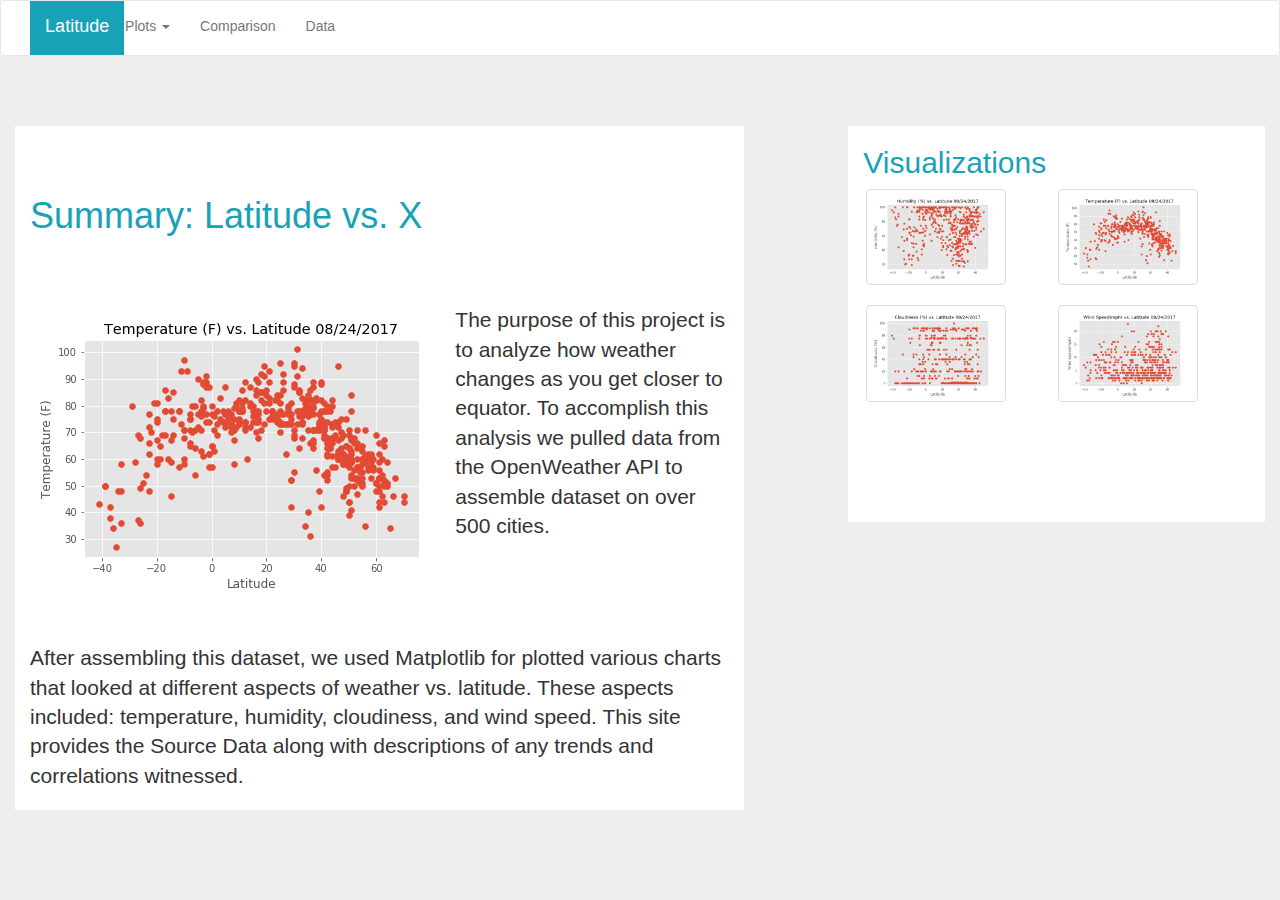
<file: index.html>
<!DOCTYPE html>
<html lang="en">

<head>
  <meta charset="UTF-8">
  <title>Latitude</title>
  <link rel="stylesheet" href="https://maxcdn.bootstrapcdn.com/bootstrap/3.3.7/css/bootstrap.min.css">
  <link rel="stylesheet" type="text/css" href="styles.css">
</head>

<body class="bg-muted">
  <nav class="navbar navbar-default white">
    <div class="container-fluid">
      <div class="navbar-header">
        <button type="button" class="navbar-toggle collapsed" data-toggle="collapse" data-target="#myNavbar" aria-expanded="false">
          <span class="sr-only">Toggle Navigation</span>
          <span class="icon-bar"></span>
          <span class="icon-bar"></span>
          <span class="icon-bar"></span>                        
        </button>
        <a class="navbar-brand" id="lg" href="index.html">Latitude</a>
      </div>

      <div class="navbar-collapse collapse" id="myNavbar">
        <ul class="nav navbar-nav navbar-left">
          <li class="dropdown">
            <a href="#" class="txtblack dropdown-toggle" data-toggle="dropdown" role="button" aria-haspopup="true" aria-expanded="false">Plots <span class="caret"></span></a>
            <ul class="dropdown-menu">
              <li><a href="temp.html">Max Temp</a></li>
              <li><a href="cloudiness.html">Cloudiness</a></li>
              <li><a href="humidity.html">Humidity</a></li>
              <li><a href="windspeed.html">Wind Speed</a></li>
            </ul>
          </li>
          <li><a class="txtblack" href="comparison.html">Comparison</a></li>
          <li><a class="txtblack" href="data.html">Data</a></li>
        </ul>
      </div>
    </div></nav>

  <div class="space">
  </div>

  <div class="container-fluid">
    <div class="col-md-7 white">
      <h1 class="lgtext sumspace">Summary: Latitude vs. X</h1>
      <div class="row">
        <div class="col-md-7"><img src="Temperature.png"/></div>
        <div class="col-md-5"><p class="lead"> The purpose of this project is to analyze how weather changes as
          you get closer to equator. To accomplish this analysis we pulled data from the OpenWeather API to assemble
          dataset on over 500 cities.</p>
        </div>
      </div>
      <div class="space">
      </div>
      <p class="lead"> After assembling this dataset, we used Matplotlib for plotted various charts that looked at different aspects of weather vs. latitude. These aspects included: temperature, humidity, cloudiness, and wind speed. This site provides the Source Data along with descriptions of any trends and correlations witnessed. </p>
    </div>
    <div class="col-md-1">
    </div>
    <div class="col-md-4 white">
      <h2 class="lgtext" class="sumspace">Visualizations</h2>
      <div class="collapse-space"></div>
      <div class="row">
      	<div class="container-fluid">
        	<a href="temp.html"><img src="Temperature.png" class="img-responsive img-thumbnail littleimg" alt="Temperature"></a>
        	<a href="humidity.html"><img src="Humidity.png" class="img-responsive img-thumbnail littleimg" alt="Humidity"></a>
       		<a href="windspeed.html"><img src="Wind_Speed.png" class="img-responsive img-thumbnail littleimg" alt="Wind Speed"></a>
       		<a href="cloudiness.html"><img src="Cloudiness.png" class="img-responsive img-thumbnail littleimg" alt="Cloudiness"></a>
       	</div>
      </div>
      <div class="collapse-space"></div>
    </div>
  </div>
  <div class="space"></div>
  <script src="https://cdnjs.cloudflare.com/ajax/libs/jquery/3.2.1/jquery.js" crossorigin="anonymous"></script>
  <script src="https://cdnjs.cloudflare.com/ajax/libs/popper.js/1.11.0/umd/popper.min.js" integrity="sha384-b/U6ypiBEHpOf/4+1nzFpr53nxSS+GLCkfwBdFNTxtclqqenISfwAzpKaMNFNmj4" crossorigin="anonymous"></script>
  <script src="https://maxcdn.bootstrapcdn.com/bootstrap/4.0.0-beta/js/bootstrap.min.js" integrity="sha384-h0AbiXch4ZDo7tp9hKZ4TsHbi047NrKGLO3SEJAg45jXxnGIfYzk4Si90RDIqNm1" crossorigin="anonymous"></script>

</body>

</html>
</file>
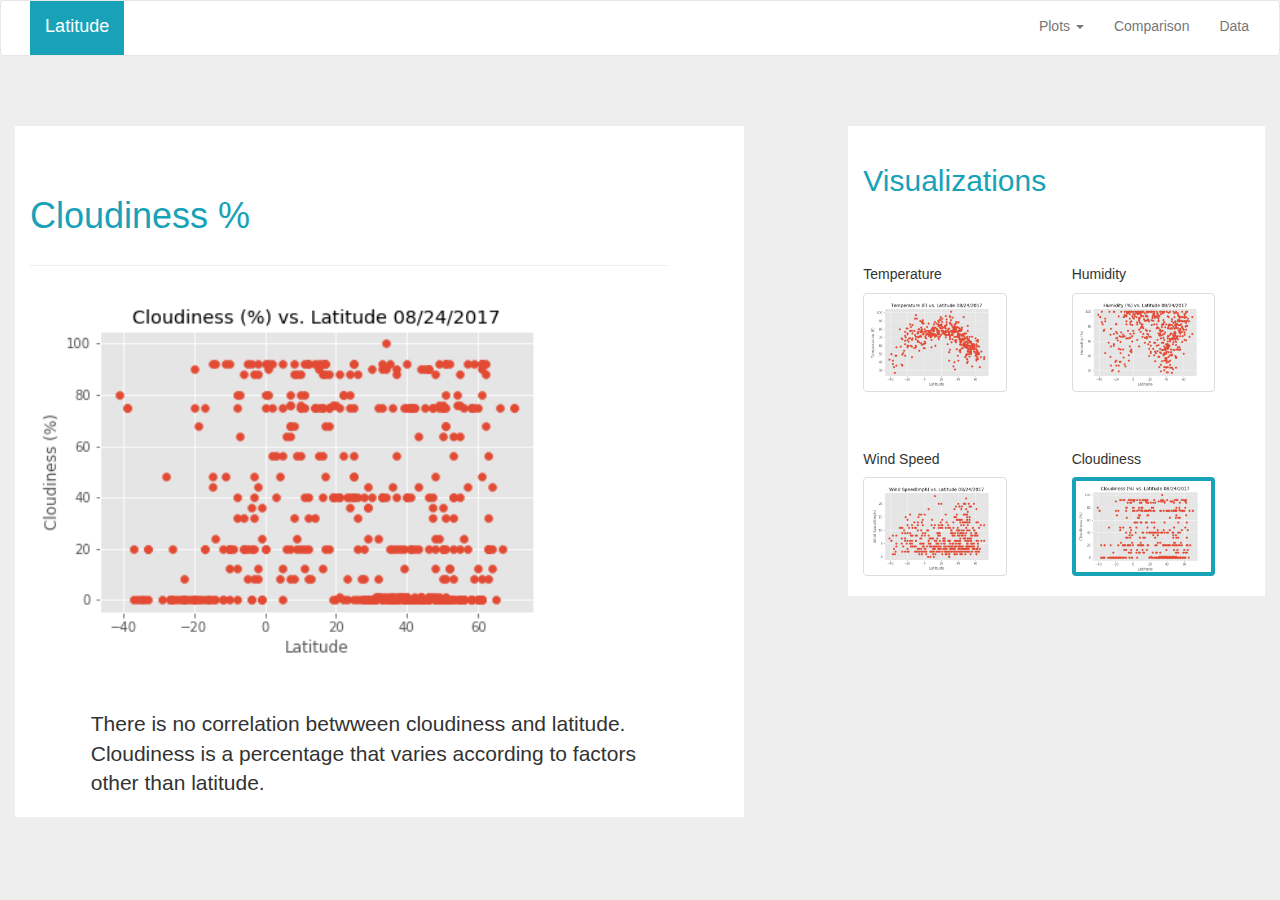
<file: cloudiness.html>
<!DOCTYPE html>
<html lang="en">

<head>
  <meta charset="UTF-8">
  <title>Cloudiness</title>
  <link rel="stylesheet" href="https://maxcdn.bootstrapcdn.com/bootstrap/3.3.7/css/bootstrap.min.css">
  <link rel="stylesheet" type="text/css" href="styles.css">
</head>

<body class="bg-muted">
  <nav class="navbar navbar-default white">
    <div class="container-fluid">
      <div class="navbar-header">
        <button type="button" class="navbar-toggle collapsed" data-toggle="collapse" data-target="#myNavbar" aria-expanded="false">
          <span class="sr-only">Toggle Navigation</span>
          <span class="icon-bar"></span>
          <span class="icon-bar"></span>
          <span class="icon-bar"></span>                        
        </button>
        <a class="navbar-brand" id="lg" href="index.html">Latitude</a>
      </div>

      <!-- Collect the nav links, forms, and other content for toggling -->
      <div class="navbar-collapse collapse" id="myNavbar">
        <ul class="nav navbar-nav navbar-right">
          <li class="dropdown">
            <a href="#" class="txtblack dropdown-toggle" data-toggle="dropdown" role="button" aria-haspopup="true" aria-expanded="false">Plots <span class="caret"></span></a>
            <ul class="dropdown-menu">
              <li><a href="temp.html">Max Temp</a></li>
              <li><a href="cloudiness.html">Cloudiness</a></li>
              <li><a href="humidity.html">Humidity</a></li>
              <li><a href="windspeed.html">Wind Speed</a></li>
            </ul>
          </li>
          <li><a class="txtblack" href="comparison.html">Comparison</a></li>
          <li><a class="txtblack" href="data.html">Data</a></li>
        </ul>
      </div>
      <!-- /.navbar-collapse -->
    </div>
    <!-- /.container-fluid -->
  </nav>

  <div class="space">
  </div>

  <div class="container-fluid">
    <div class="col-md-7 white">
      <h1 class="lgtext vizspace">Cloudiness %</h1>
      <div class=row>
        <div class="col-md-11"><hr></div>
      </div> 
      <div class=row>
          <div class="col-md-12">
              <img class="bigimg" src="Cloudiness.png">
          </div>
      </div>
      <div class="space"></div>
      <div class=row>
        <div class="col-md-1"></div>
        <div class="col-md-10">
          <p class="lead"> There is no correlation betwween cloudiness and latitude. Cloudiness is a percentage that varies according to factors other than latitude. </p>
        </div>
        <div class=col-md-1></div>
      </div>
    </div>
    <div class="col-md-1">
    </div>
    <div class="col-md-4 white">
      <h2 class="lgtext vizspace">Visualizations</h2>
      <div class="space"></div>
      <div class="row">
        <div class="col-md-5"><h5>Temperature</h5></div>
        <div class="col-md-1"></div>
        <div class="col-md-5"><h5>Humidity</h5></div>
      </div>
      <div class="row">
        <div class="col-md-5"><a href="temp.html"><img src="Temperature.png" class="img-responsive img-thumbnail" alt="Temperature"></a></div>
        <div class="col-md-1"></div>
        <div class="col-md-5"><a href="humidity.html"><img src="Humidity.png" class="img-responsive img-thumbnail" alt="Humidity"></a></div>
      </div>
      <div class="collapse-space"></div>
      <div class="row">
        <div class="col-md-5"><h5>Wind Speed</h5></div>
        <div class="col-md-1"></div>
        <div class="col-md-5"><h5>Cloudiness</h5></div>
      </div>
      <div class="row">
        <div class="col-md-5"><a href="windspeed.html"><img src="Wind_Speed.png" class="img-responsive img-thumbnail" alt="Wind Speed"></a></div>
        <div class="col-md-1"></div>
        <div class="col-md-5"><a href="cloudiness.html"><img src="Cloudiness.png" class="img-responsive img-thumbnail img-select" alt="Cloudiness"></a></div>
      </div>
      <br>
    </div>
  </div>
  <div class="space"></div>

  <script src="https://code.jquery.com/jquery-3.2.1.slim.min.js" integrity="sha384-KJ3o2DKtIkvYIK3UENzmM7KCkRr/rE9/Qpg6aAZGJwFDMVNA/GpGFF93hXpG5KkN" crossorigin="anonymous"></script>
  <script src="https://cdnjs.cloudflare.com/ajax/libs/popper.js/1.11.0/umd/popper.min.js" integrity="sha384-b/U6ypiBEHpOf/4+1nzFpr53nxSS+GLCkfwBdFNTxtclqqenISfwAzpKaMNFNmj4" crossorigin="anonymous"></script>
  <script src="https://maxcdn.bootstrapcdn.com/bootstrap/4.0.0-beta/js/bootstrap.min.js" integrity="sha384-h0AbiXch4ZDo7tp9hKZ4TsHbi047NrKGLO3SEJAg45jXxnGIfYzk4Si90RDIqNm1" crossorigin="anonymous"></script>

</body>

</html>
</file>
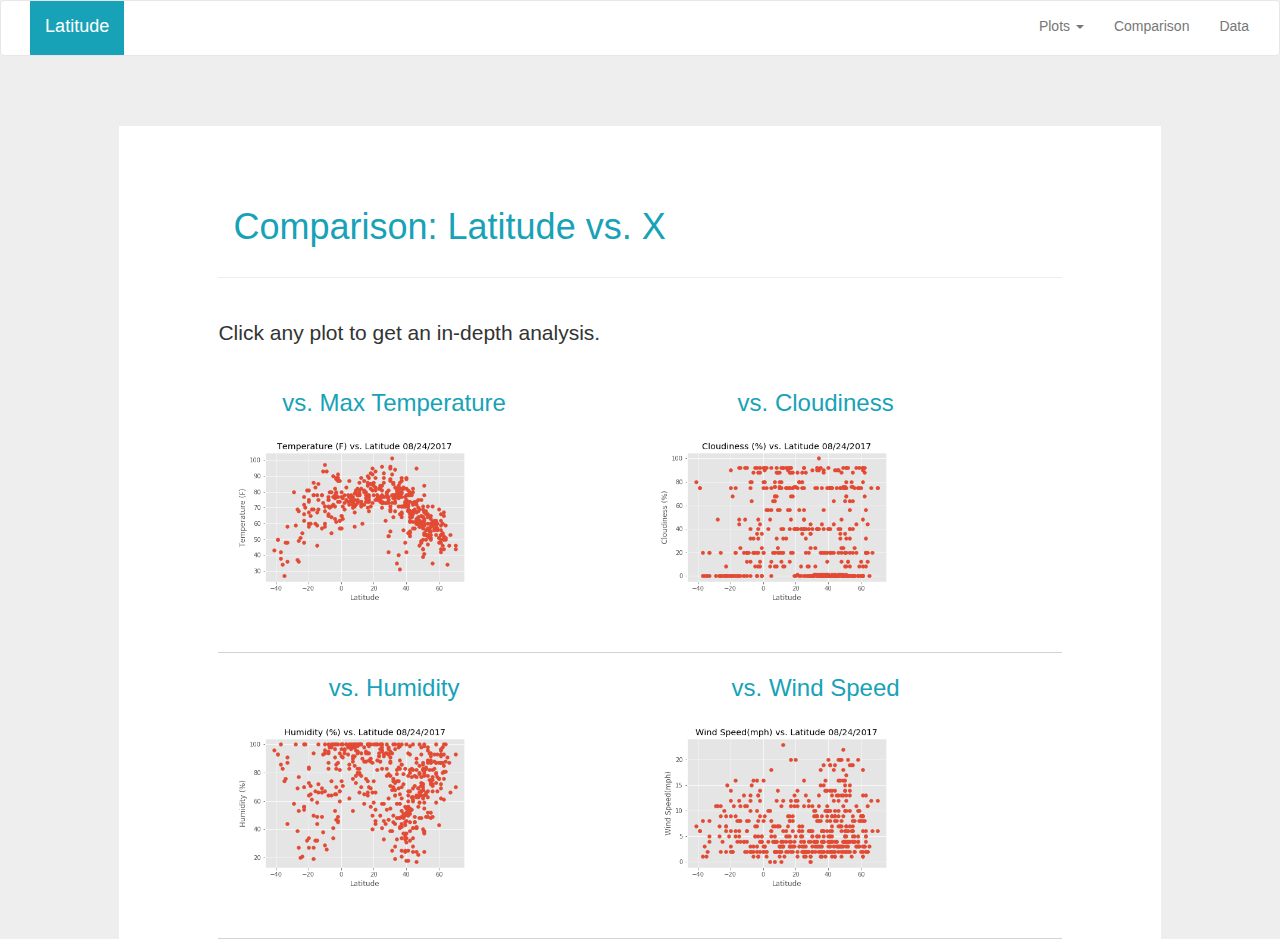
<file: comparison.html>
<!DOCTYPE html>
<html lang="en">

<head>
  <meta charset="UTF-8">
  <meta name="viewport" content="width=device-width, initial-scale=1">
  <title>Comparison</title>
  <link rel="stylesheet" href="https://maxcdn.bootstrapcdn.com/bootstrap/3.3.7/css/bootstrap.min.css">
  <link rel="stylesheet" type="text/css" href="styles.css">
</head>

<body class="bg-muted">
  <nav class="navbar navbar-default white">
    <div class="container-fluid">
      <!-- Brand and toggle get grouped for better mobile display -->
      <div class="navbar-header">
        <button type="button" class="navbar-toggle collapsed" data-toggle="collapse" data-target="#myNavbar" aria-expanded="false">
          <span class="sr-only">Toggle Navigation</span>
          <span class="icon-bar"></span>
          <span class="icon-bar"></span>
          <span class="icon-bar"></span>                        
        </button>
        <a class="navbar-brand" id="lg" href="index.html">Latitude</a>
      </div>

      <!-- Collect the nav links, forms, and other content for toggling -->
      <div class="navbar-collapse collapse" id="myNavbar">
        <ul class="nav navbar-nav navbar-right">
          <li class="dropdown">
            <a href="#" class="txtblack dropdown-toggle" data-toggle="dropdown" role="button" aria-haspopup="true" aria-expanded="false">Plots <span class="caret"></span></a>
            <ul class="dropdown-menu">
              <li><a href="temp.html">Max Temp</a></li>
              <li><a href="cloudiness.html">Cloudiness</a></li>
              <li><a href="humidity.html">Humidity</a></li>
              <li><a href="windspeed.html">Wind Speed</a></li>
            </ul>
          </li>
          <li><a class="txtblack" href="comparison.html">Comparison</a></li>
          <li><a class="txtblack" href="data.html">Data</a></li>
        </ul>
      </div>
      <!-- /.navbar-collapse -->
    </div>
    <!-- /.container-fluid -->
  </nav>

  <div class="space"></div>

  <div class="container-fluid">
    <div class="col-md-1"></div>
    <div class="col-md-10 white">
      <div class="col-md-1"></div>
      <div class="col-md-10">
          <h1 class="lgtext-1 vizspace">Comparison: Latitude vs. X</h1>
          <div class="row">
            <hr>
          </div>
          <div class="row collapse-border">
            <br>
            <p class="lead">Click any plot to get an in-depth analysis.</p>
            <div class="col-md-5">
              <h3 class="lgtext centerspace">vs. Max Temperature</h3>
              <a href="temp.html"><img src="Temperature.png" class="bigimg bottomspace" alt="Temperature"></a>
            </div>
            <div class="col-md-1"></div>
            <div class="col-md-5">
              <h3 class="lgtext centerspace">vs. Cloudiness</h3>
              <a href="cloudiness.html"><img src="Cloudiness.png" class="bigimg bottomspace" alt="Cloudiness"></a>
            </div>
          </div>
          <div class="row collapse-border">
            <div class="col-md-5">
              <h3 class="lgtext centerspace">vs. Humidity</h3>
              <a href="humidity.html"><img src="Humidity.png" class="bigimg bottomspace" alt="Humidity"></a>
            </div>
            <div class="col-md-1"></div>
            <div class="col-md-5">
              <h3 class="lgtext centerspace">vs. Wind Speed</h3>
              <a href="windspeed.html"><img src="Wind_Speed.png" class="bigimg bottomspace" alt="Humidity"></a>
            </div>
          </div>
      </div>
      <div class="col-md-1"></div>
    </div>
    <div class="col-mid-1"></div>

  <script src="https://code.jquery.com/jquery-3.2.1.slim.min.js" integrity="sha384-KJ3o2DKtIkvYIK3UENzmM7KCkRr/rE9/Qpg6aAZGJwFDMVNA/GpGFF93hXpG5KkN" crossorigin="anonymous"></script>
  <script src="https://cdnjs.cloudflare.com/ajax/libs/popper.js/1.11.0/umd/popper.min.js" integrity="sha384-b/U6ypiBEHpOf/4+1nzFpr53nxSS+GLCkfwBdFNTxtclqqenISfwAzpKaMNFNmj4" crossorigin="anonymous"></script>
  <script src="https://maxcdn.bootstrapcdn.com/bootstrap/4.0.0-beta/js/bootstrap.min.js" integrity="sha384-h0AbiXch4ZDo7tp9hKZ4TsHbi047NrKGLO3SEJAg45jXxnGIfYzk4Si90RDIqNm1" crossorigin="anonymous"></script>

</body>

</html>
</file>
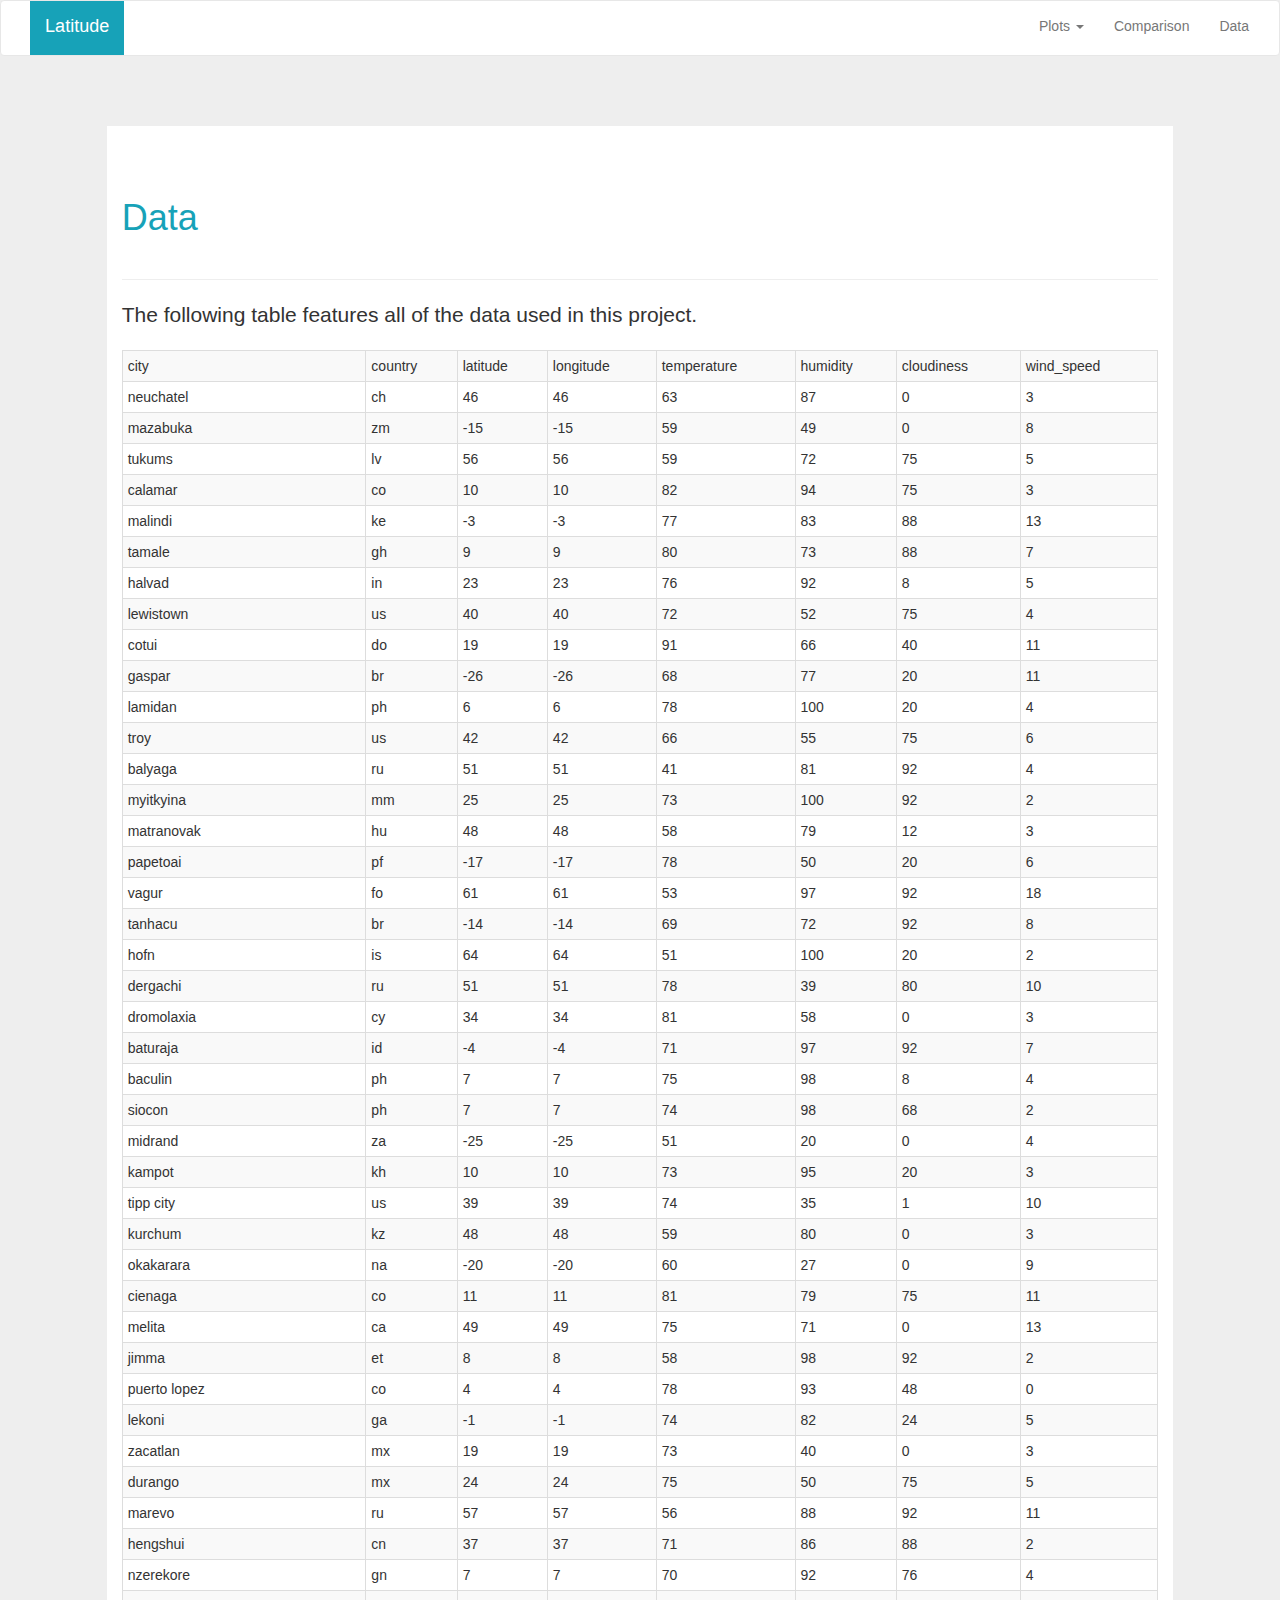
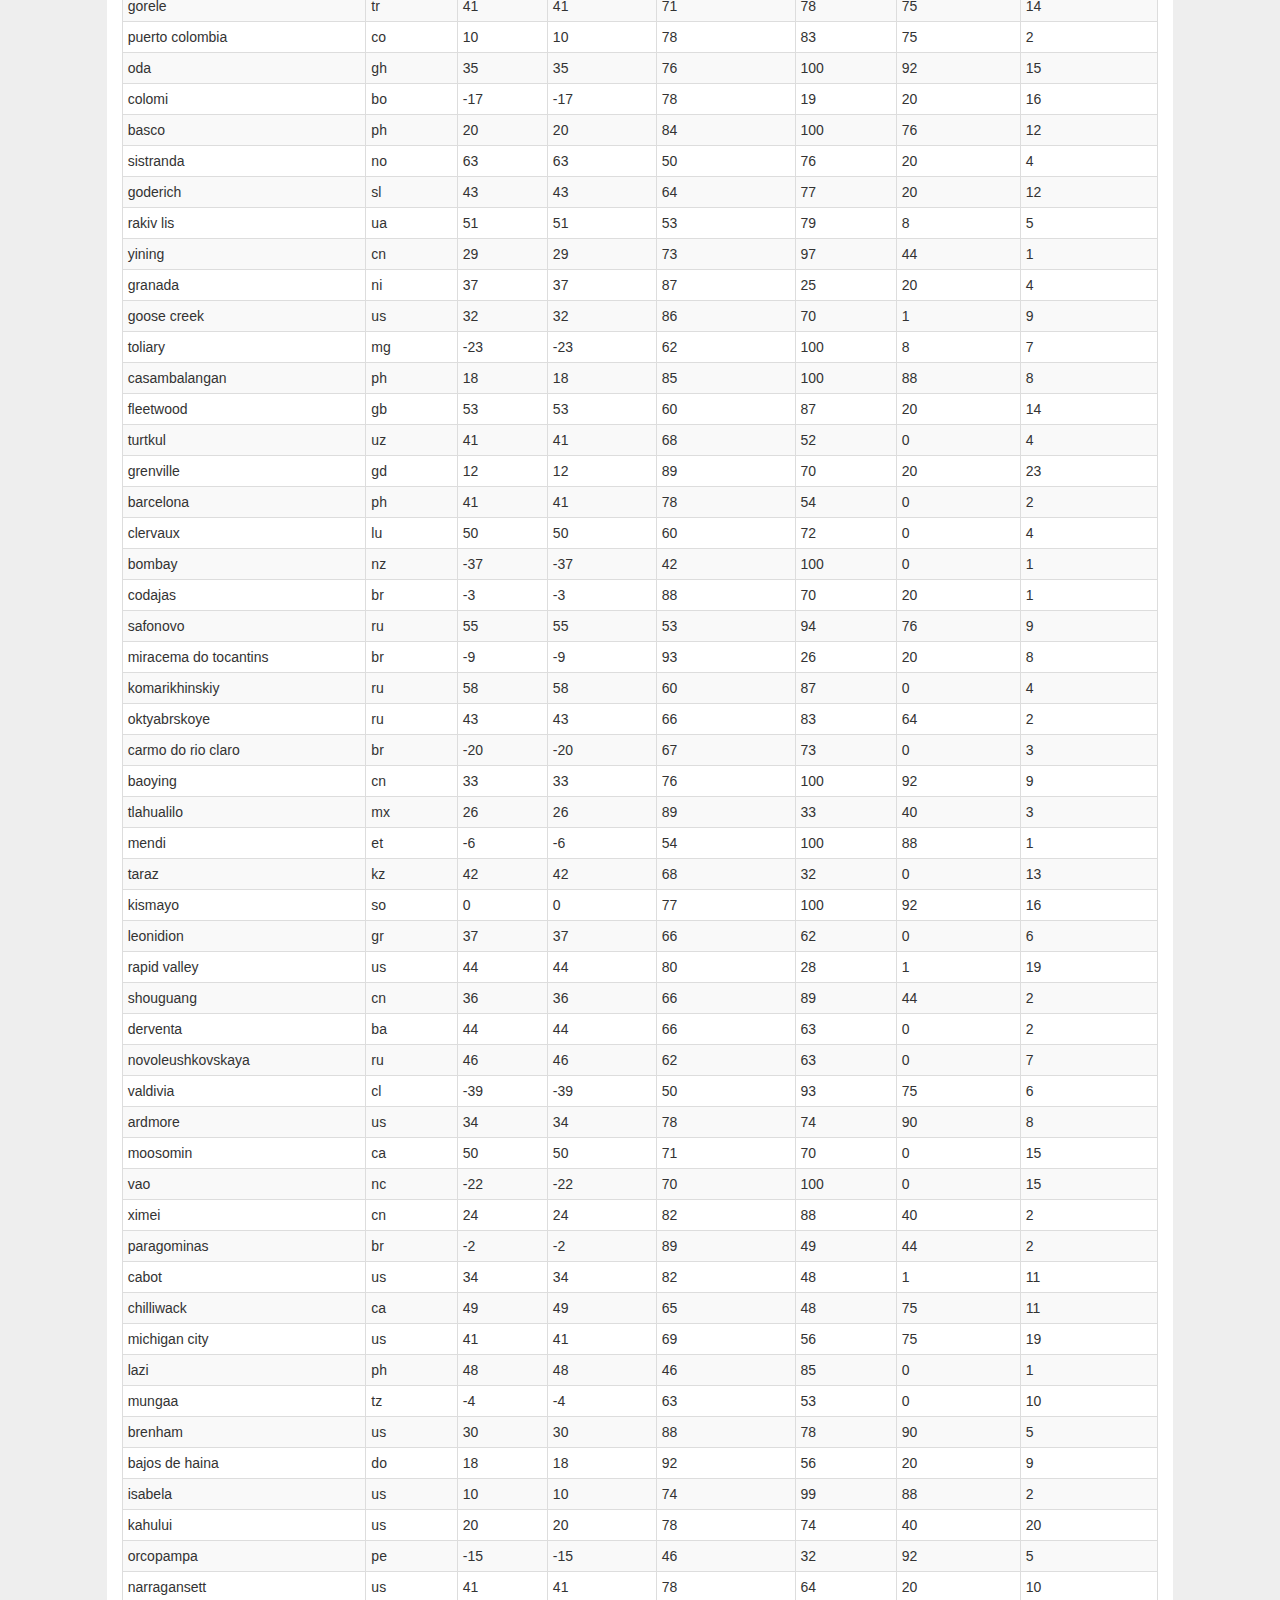
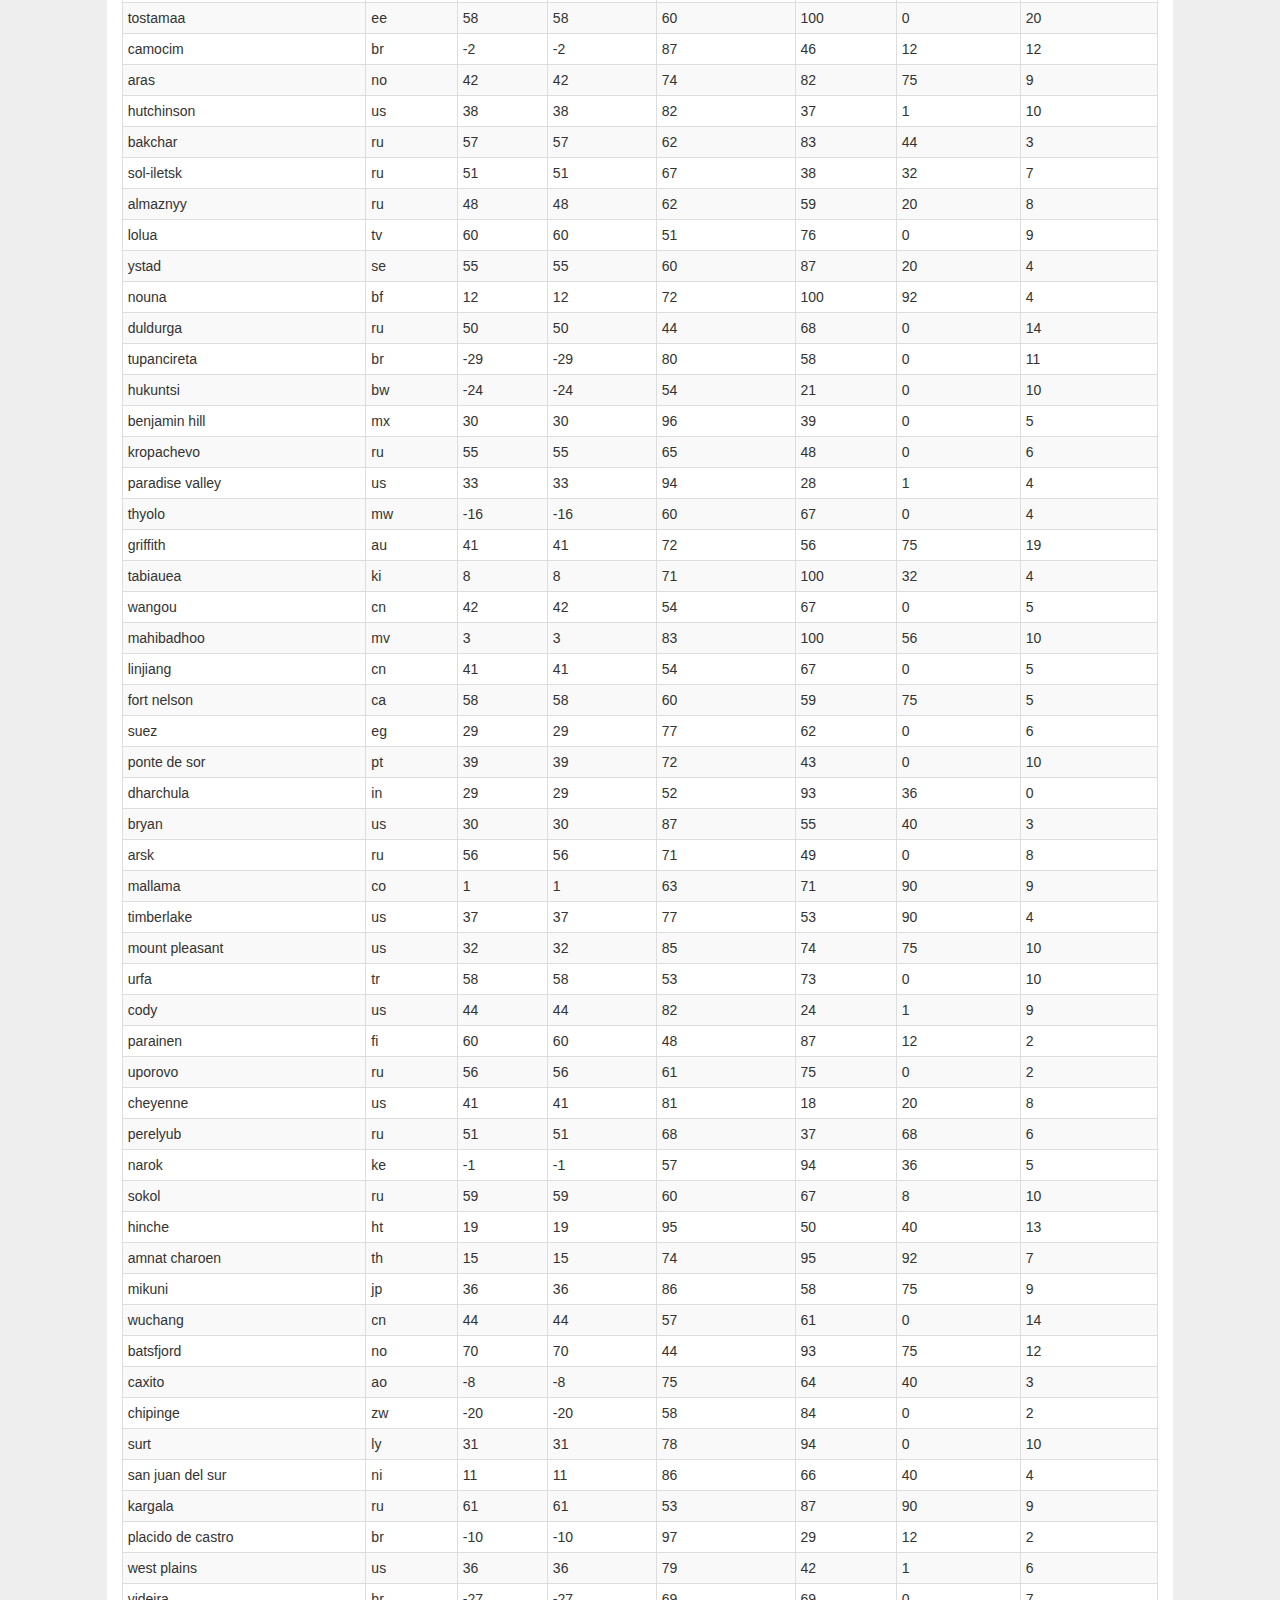
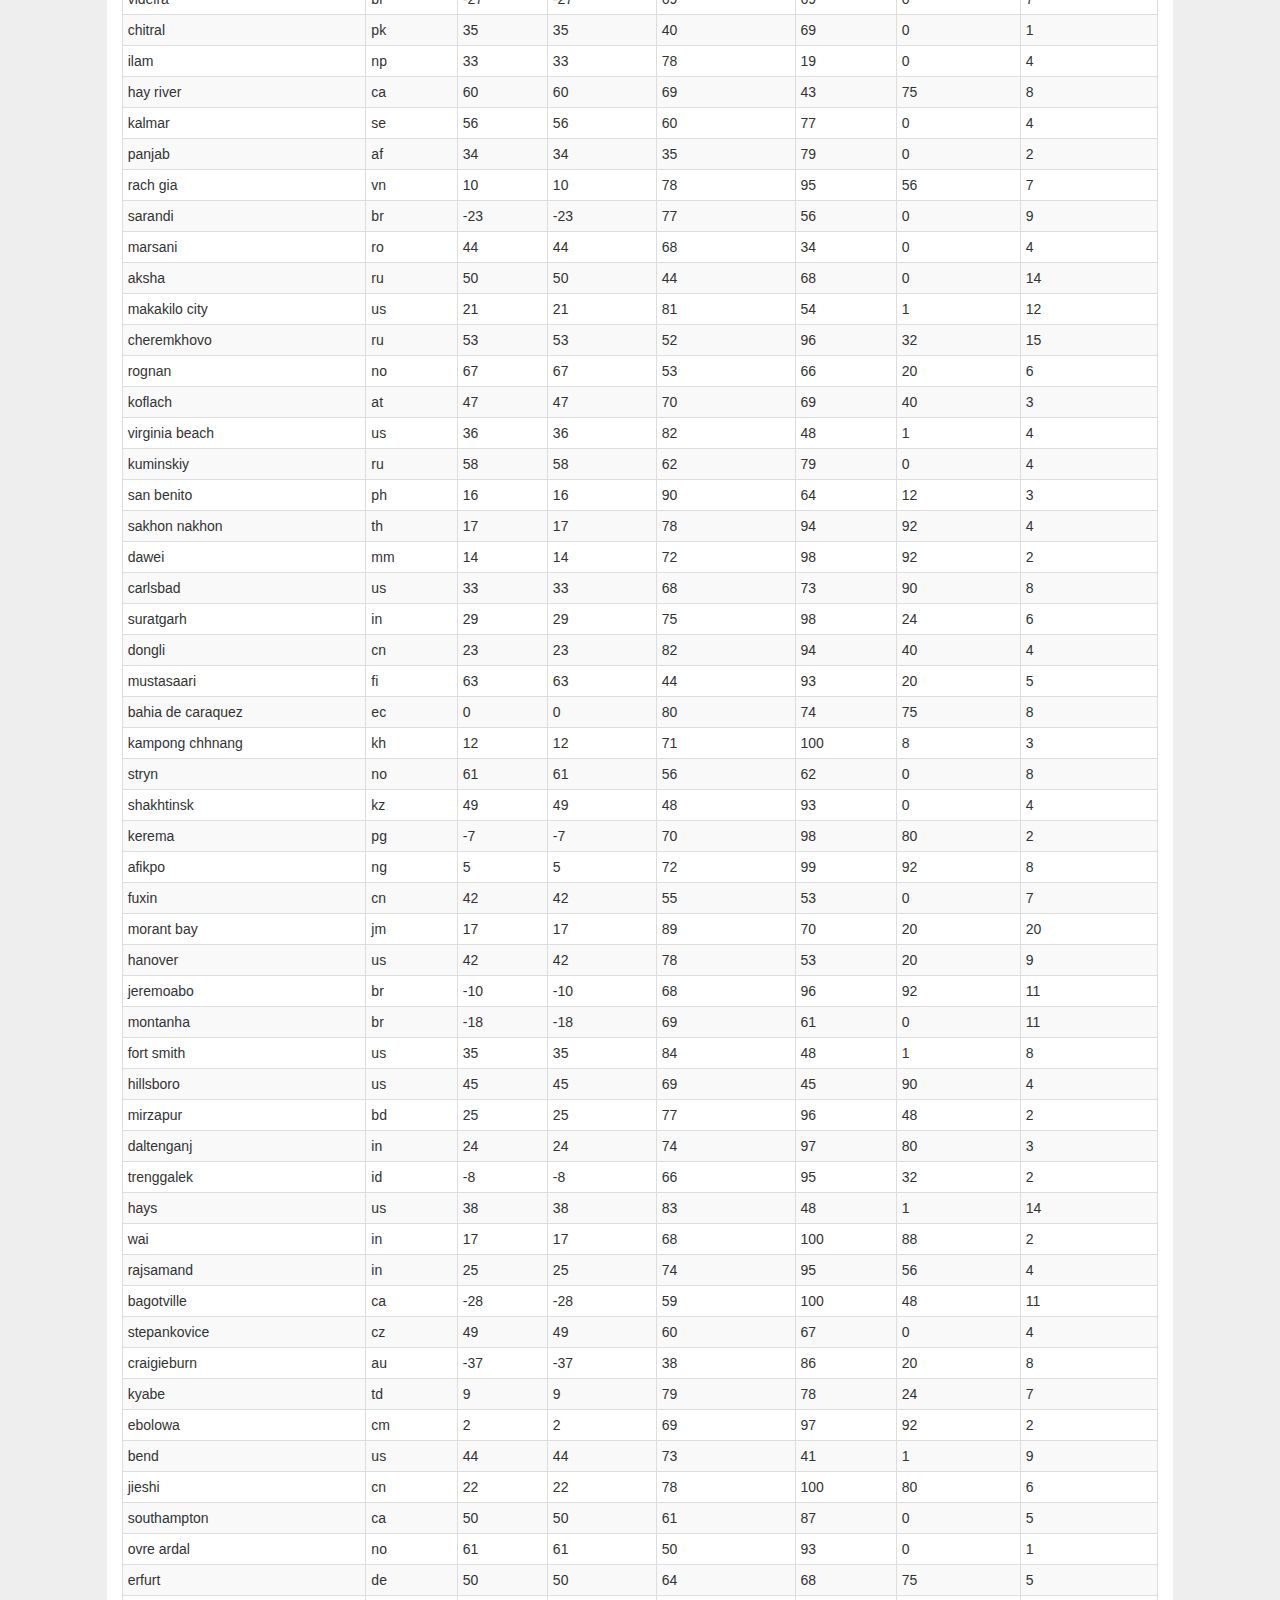
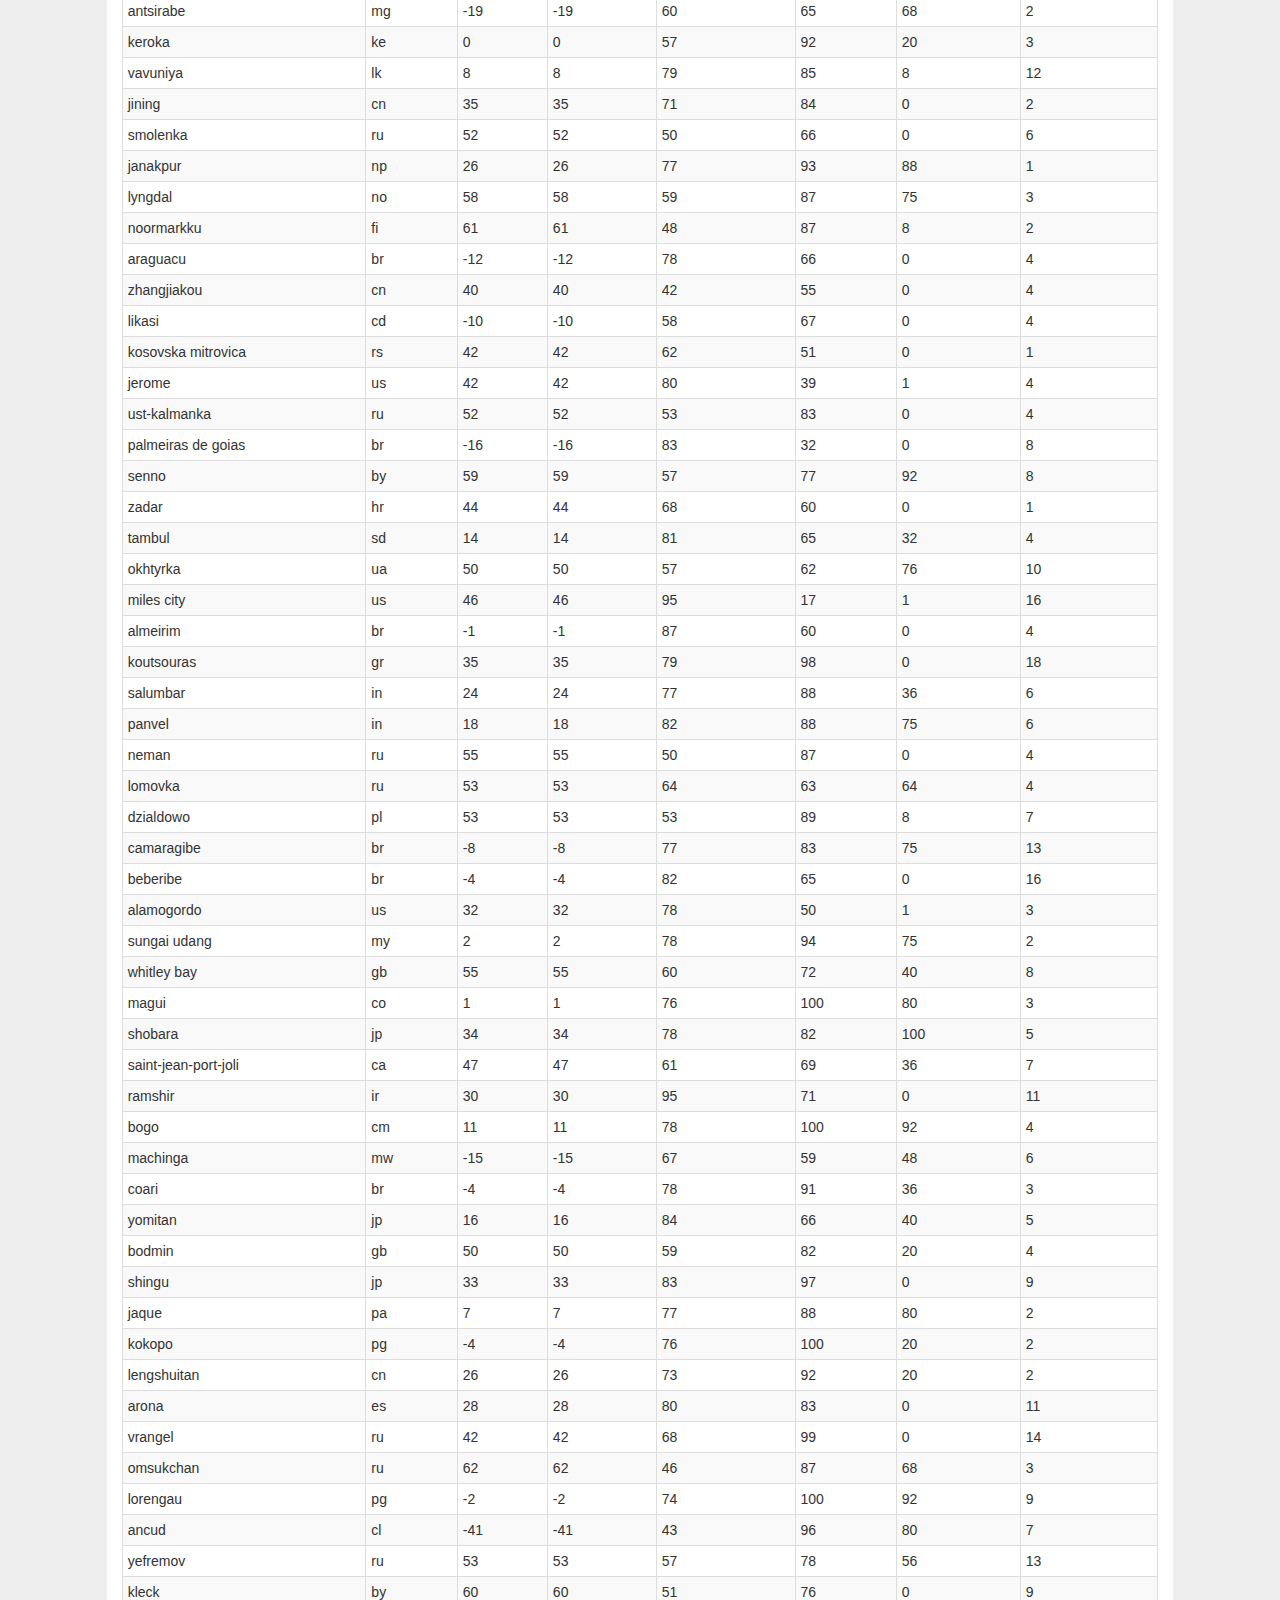
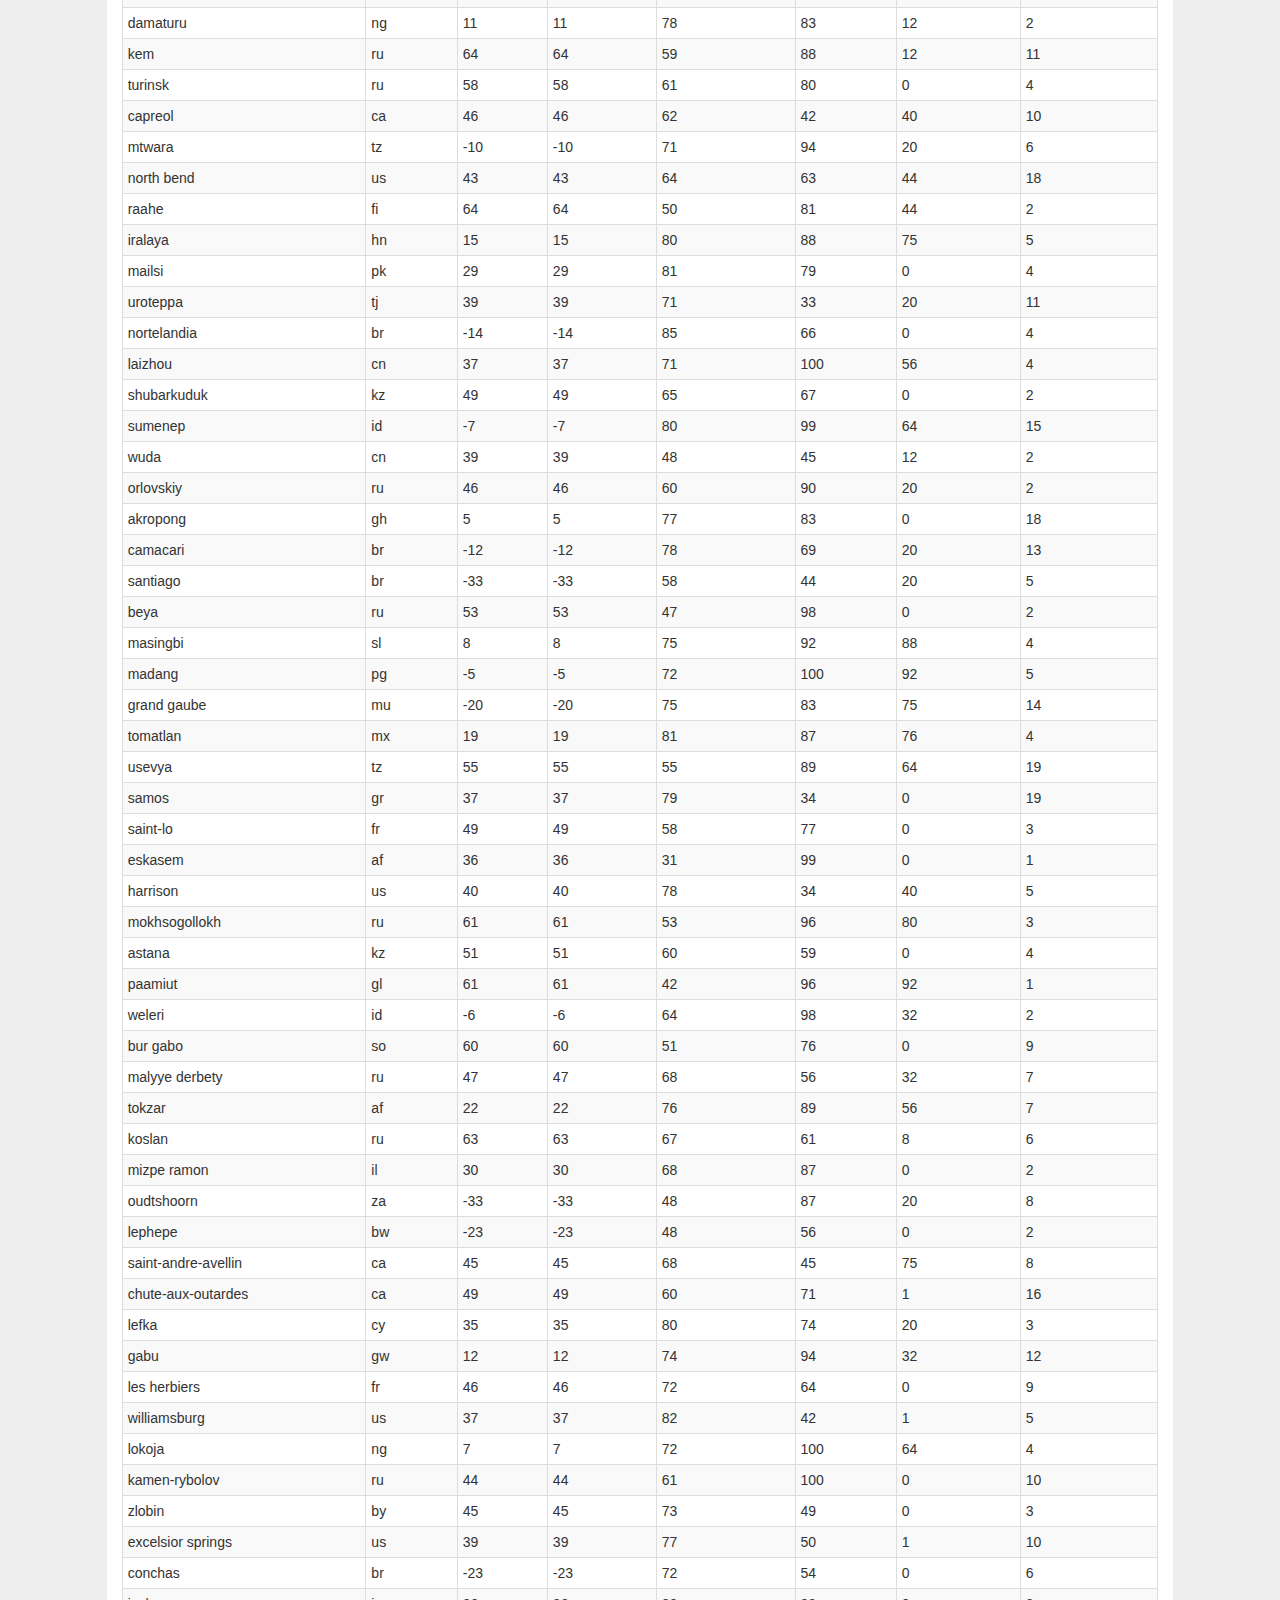
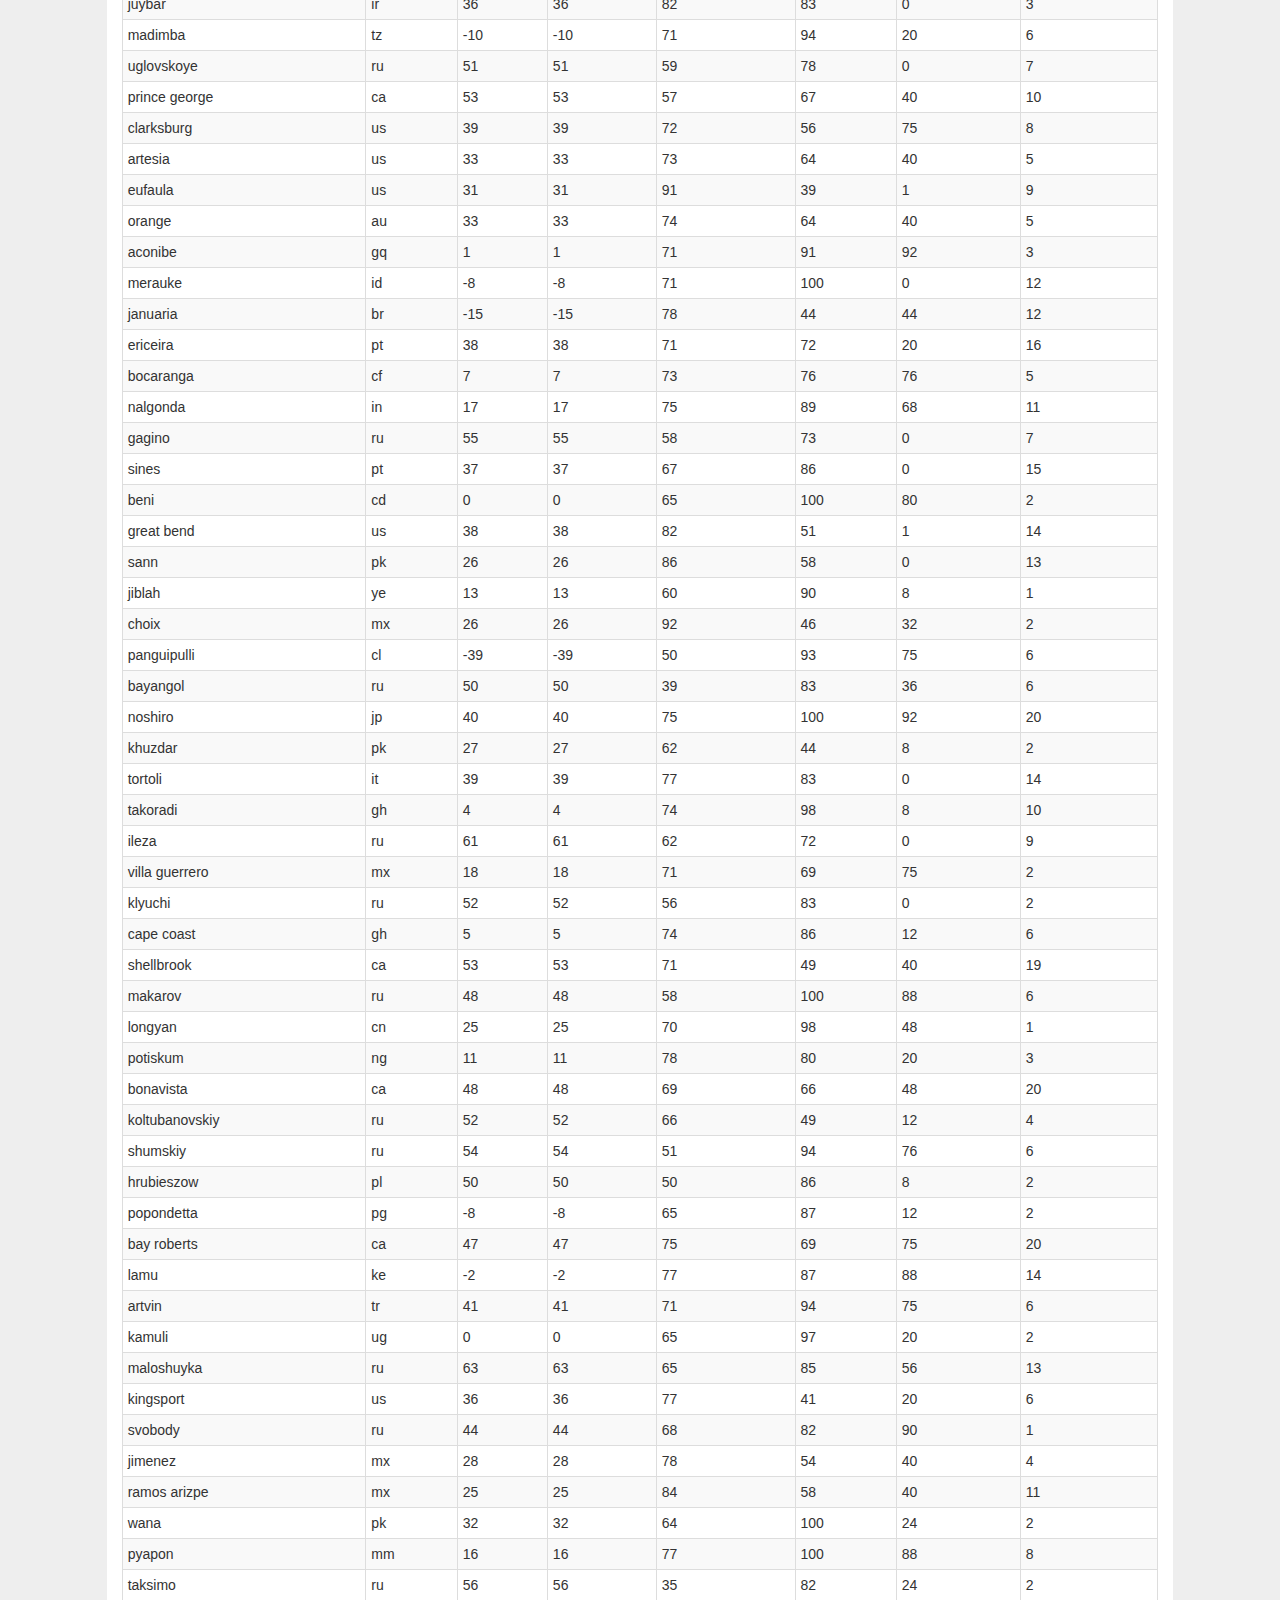
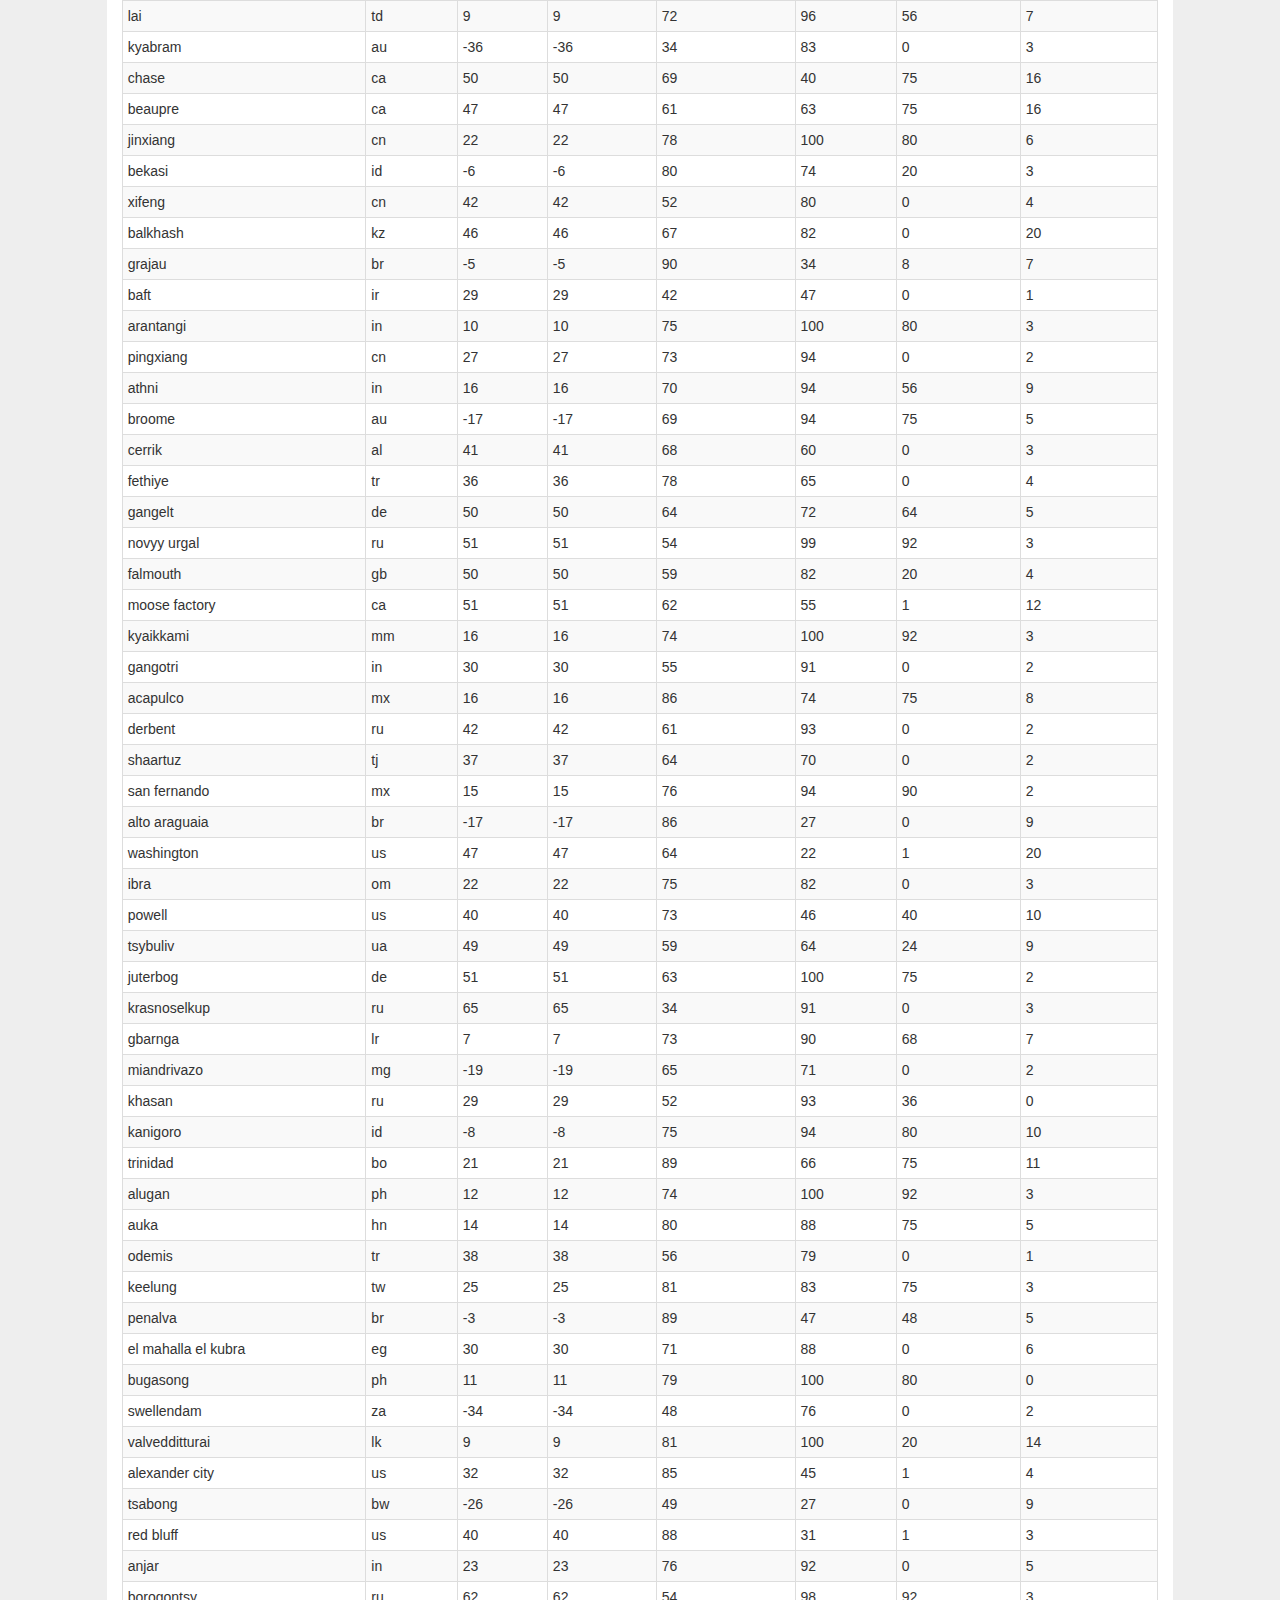
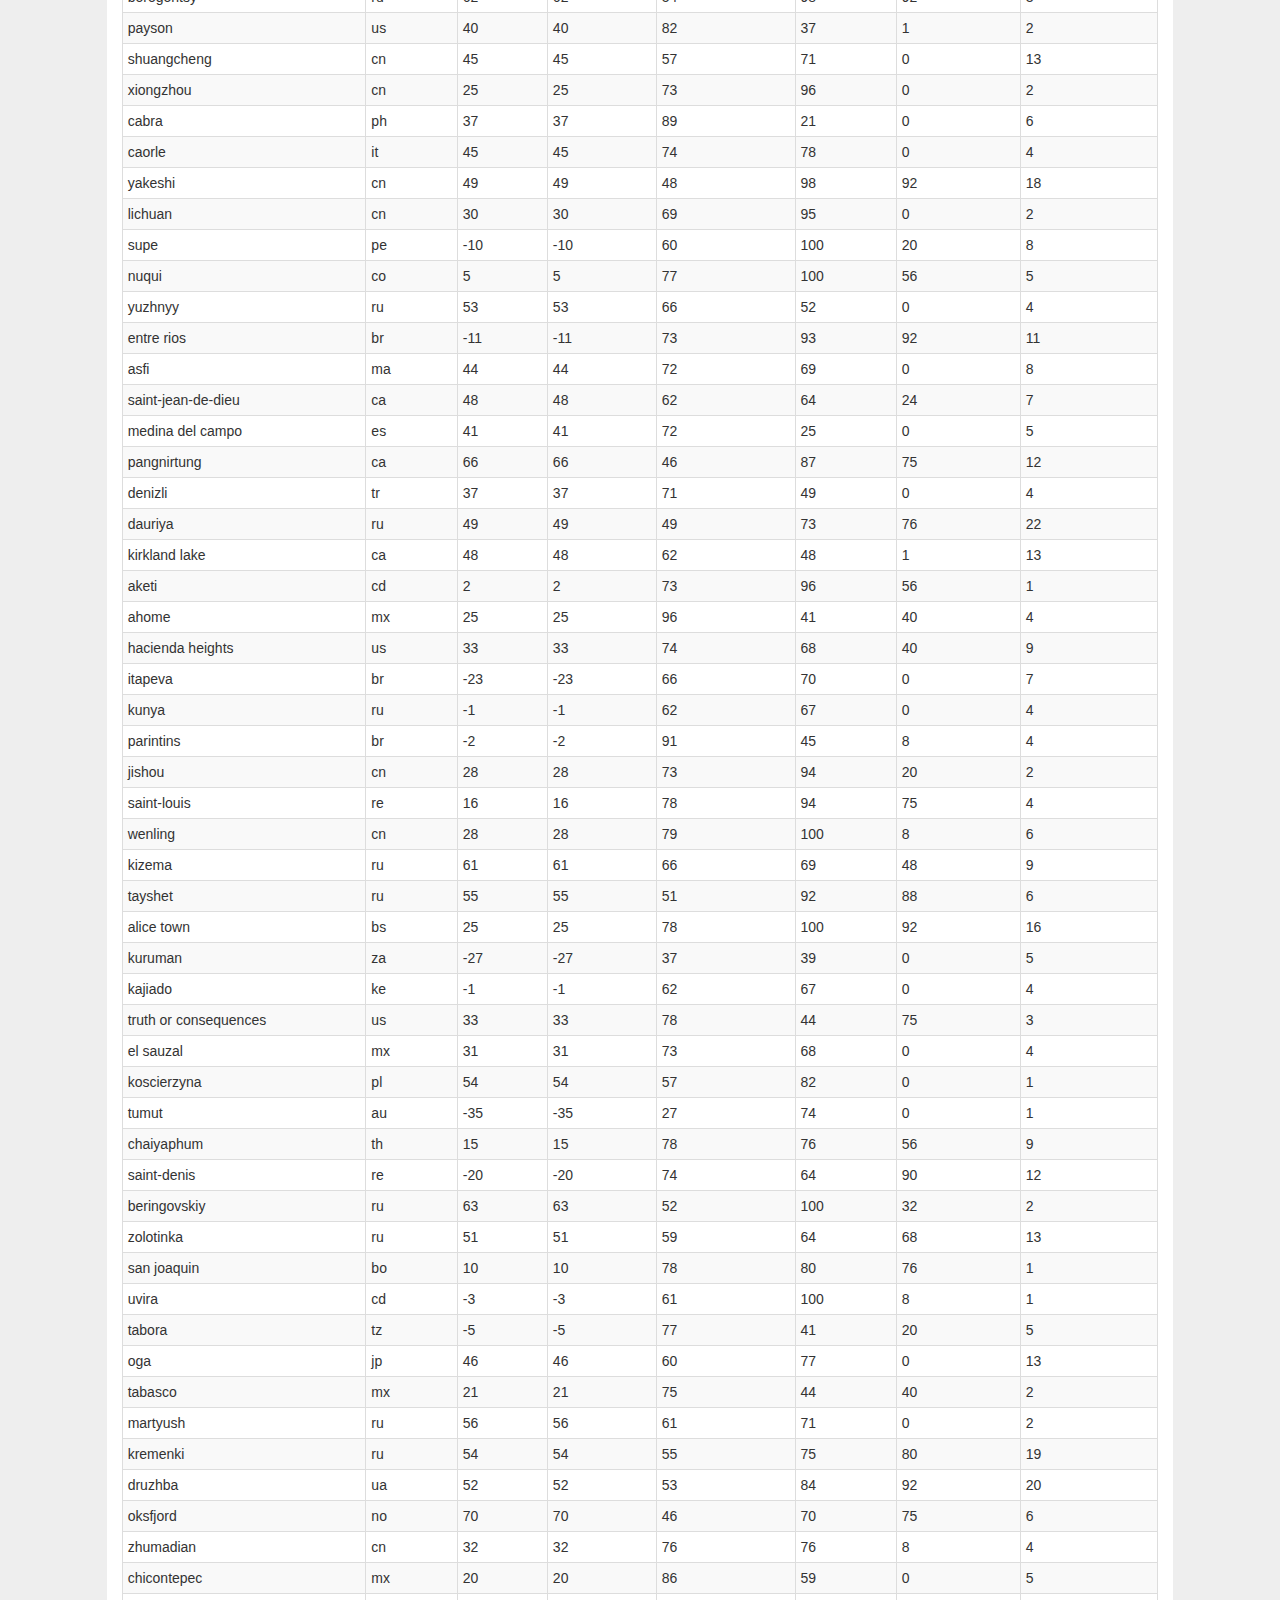
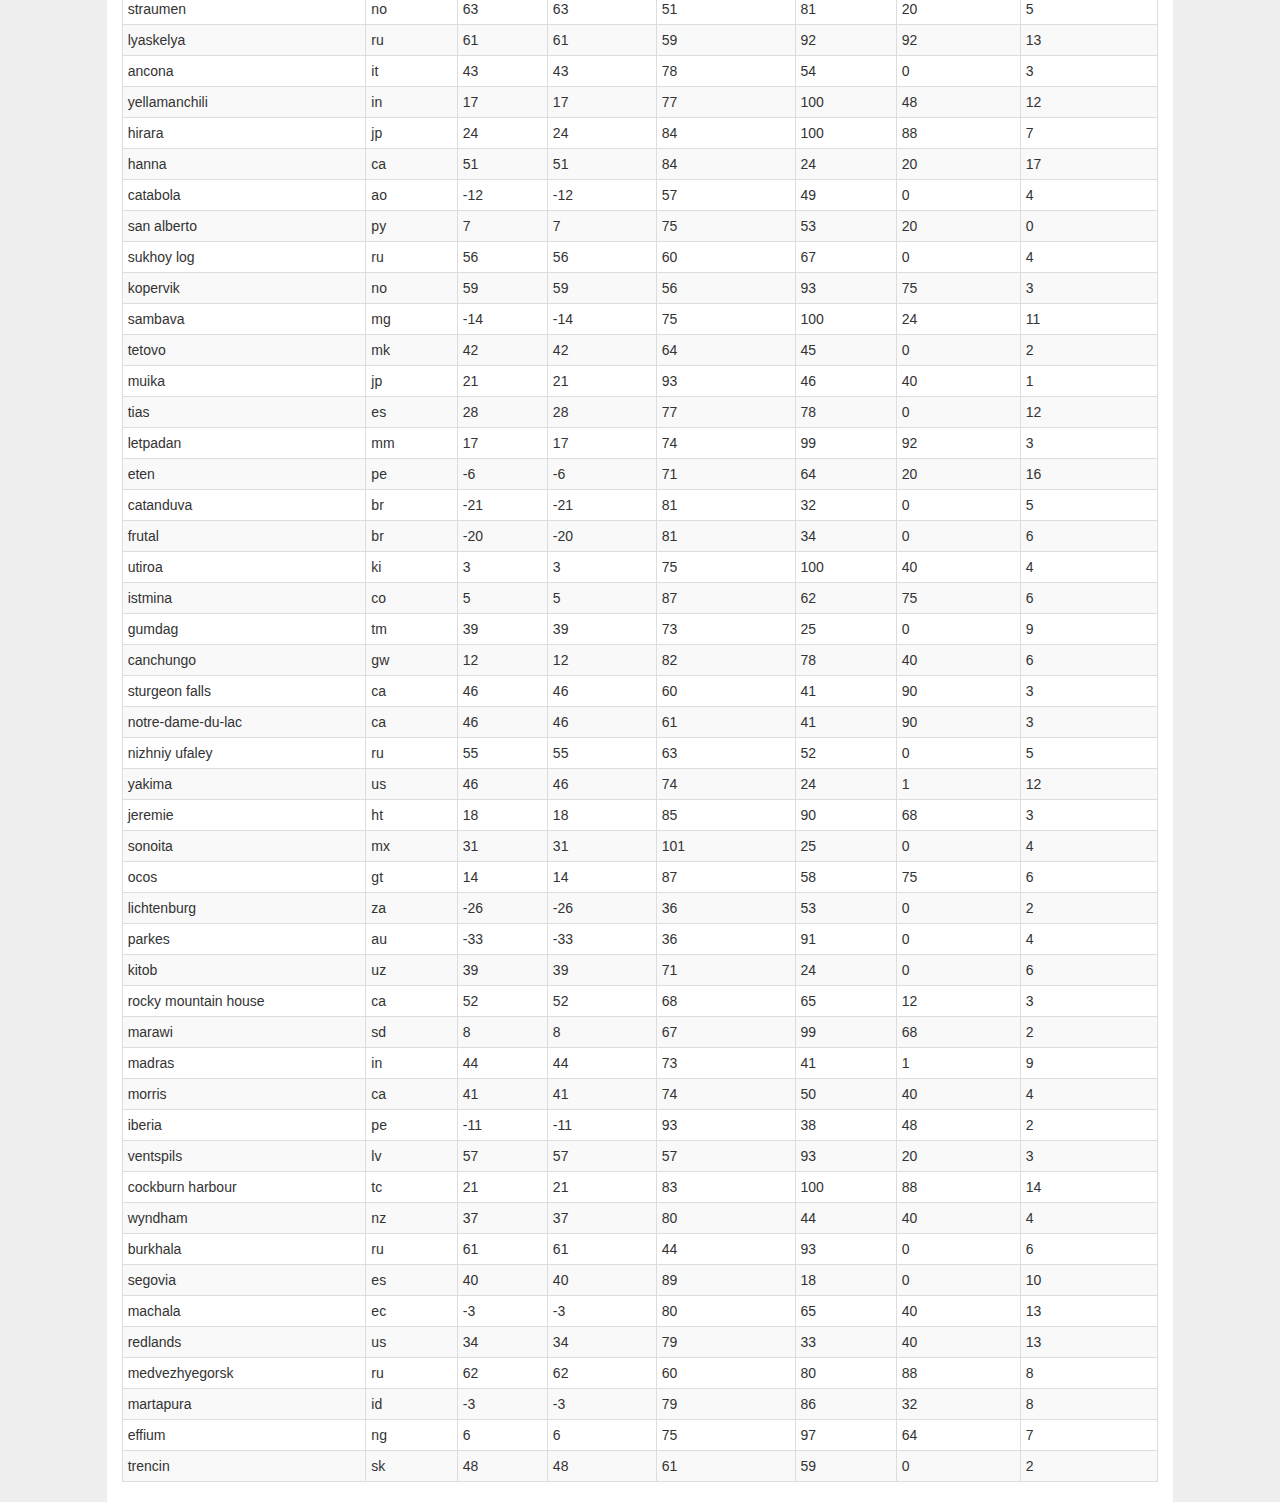
<file: data.html>
<!DOCTYPE html>
<html lang="en">

<head>
  <meta charset="UTF-8">
  <meta name="viewport" content="width=device-width, initial-scale=1">
  <title>Data</title>
  <link rel="stylesheet" href="https://maxcdn.bootstrapcdn.com/bootstrap/3.3.7/css/bootstrap.min.css">
  <link rel="stylesheet" type="text/css" href="styles.css">
</head>

<body class="bg-muted">
  <nav class="navbar navbar-default white">
    <div class="container-fluid">
      <!-- Brand and toggle get grouped for better mobile display -->
      <div class="navbar-header">
        <button type="button" class="navbar-toggle collapsed" data-toggle="collapse" data-target="#myNavbar" aria-expanded="false">
          <span class="sr-only">Toggle Navigation</span>
          <span class="icon-bar"></span>
          <span class="icon-bar"></span>
          <span class="icon-bar"></span>                        
        </button>
        <a class="navbar-brand" id="lg" href="index.html">Latitude</a>
      </div>

      <!-- Collect the nav links, forms, and other content for toggling -->
      <div class="navbar-collapse collapse" id="myNavbar">
        <ul class="nav navbar-nav navbar-right">
          <li class="dropdown">
            <a href="#" class="txtblack dropdown-toggle" data-toggle="dropdown" role="button" aria-haspopup="true" aria-expanded="false">Plots <span class="caret"></span></a>
            <ul class="dropdown-menu">
              <li><a href="temp.html">Max Temp</a></li>
              <li><a href="cloudiness.html">Cloudiness</a></li>
              <li><a href="humidity.html">Humidity</a></li>
              <li><a href="windspeed.html">Wind Speed</a></li>
            </ul>
          </li>
          <li><a class="txtblack" href="comparison.html">Comparison</a></li>
          <li><a class="txtblack" href="data.html">Data</a></li>
        </ul>
      </div>
      <!-- /.navbar-collapse -->
    </div>
    <!-- /.container-fluid -->
  </nav>
  <div class="space"></div>
  <div class="col-md-1"></div>
  <div class="col-md-10 white">
  <h1 class="lgtext dataspace">Data</h1>
  <hr>
  <p class="lead">The following table features all of the data used in this project.</p>
  <table class="table table-bordered table-hover table-condensed table-striped table-responsive">
    <tbody><tr>
    <td>city</td>
    <td>country</td>
    <td>latitude</td>
    <td>longitude</td>
    <td>temperature</td>
    <td>humidity</td>
    <td>cloudiness</td>
    <td>wind_speed</td>
    </tr>
    <tr>
    <td>neuchatel</td>
    <td>ch</td>
    <td>46</td>
    <td>46</td>
    <td>63</td>
    <td>87</td>
    <td>0</td>
    <td>3</td>
    </tr>
    <tr>
    <td>mazabuka</td>
    <td>zm</td>
    <td>-15</td>
    <td>-15</td>
    <td>59</td>
    <td>49</td>
    <td>0</td>
    <td>8</td>
    </tr>
    <tr>
    <td>tukums</td>
    <td>lv</td>
    <td>56</td>
    <td>56</td>
    <td>59</td>
    <td>72</td>
    <td>75</td>
    <td>5</td>
    </tr>
    <tr>
    <td>calamar</td>
    <td>co</td>
    <td>10</td>
    <td>10</td>
    <td>82</td>
    <td>94</td>
    <td>75</td>
    <td>3</td>
    </tr>
    <tr>
    <td>malindi</td>
    <td>ke</td>
    <td>-3</td>
    <td>-3</td>
    <td>77</td>
    <td>83</td>
    <td>88</td>
    <td>13</td>
    </tr>
    <tr>
    <td>tamale</td>
    <td>gh</td>
    <td>9</td>
    <td>9</td>
    <td>80</td>
    <td>73</td>
    <td>88</td>
    <td>7</td>
    </tr>
    <tr>
    <td>halvad</td>
    <td>in</td>
    <td>23</td>
    <td>23</td>
    <td>76</td>
    <td>92</td>
    <td>8</td>
    <td>5</td>
    </tr>
    <tr>
    <td>lewistown</td>
    <td>us</td>
    <td>40</td>
    <td>40</td>
    <td>72</td>
    <td>52</td>
    <td>75</td>
    <td>4</td>
    </tr>
    <tr>
    <td>cotui</td>
    <td>do</td>
    <td>19</td>
    <td>19</td>
    <td>91</td>
    <td>66</td>
    <td>40</td>
    <td>11</td>
    </tr>
    <tr>
    <td>gaspar</td>
    <td>br</td>
    <td>-26</td>
    <td>-26</td>
    <td>68</td>
    <td>77</td>
    <td>20</td>
    <td>11</td>
    </tr>
    <tr>
    <td>lamidan</td>
    <td>ph</td>
    <td>6</td>
    <td>6</td>
    <td>78</td>
    <td>100</td>
    <td>20</td>
    <td>4</td>
    </tr>
    <tr>
    <td>troy</td>
    <td>us</td>
    <td>42</td>
    <td>42</td>
    <td>66</td>
    <td>55</td>
    <td>75</td>
    <td>6</td>
    </tr>
    <tr>
    <td>balyaga</td>
    <td>ru</td>
    <td>51</td>
    <td>51</td>
    <td>41</td>
    <td>81</td>
    <td>92</td>
    <td>4</td>
    </tr>
    <tr>
    <td>myitkyina</td>
    <td>mm</td>
    <td>25</td>
    <td>25</td>
    <td>73</td>
    <td>100</td>
    <td>92</td>
    <td>2</td>
    </tr>
    <tr>
    <td>matranovak</td>
    <td>hu</td>
    <td>48</td>
    <td>48</td>
    <td>58</td>
    <td>79</td>
    <td>12</td>
    <td>3</td>
    </tr>
    <tr>
    <td>papetoai</td>
    <td>pf</td>
    <td>-17</td>
    <td>-17</td>
    <td>78</td>
    <td>50</td>
    <td>20</td>
    <td>6</td>
    </tr>
    <tr>
    <td>vagur</td>
    <td>fo</td>
    <td>61</td>
    <td>61</td>
    <td>53</td>
    <td>97</td>
    <td>92</td>
    <td>18</td>
    </tr>
    <tr>
    <td>tanhacu</td>
    <td>br</td>
    <td>-14</td>
    <td>-14</td>
    <td>69</td>
    <td>72</td>
    <td>92</td>
    <td>8</td>
    </tr>
    <tr>
    <td>hofn</td>
    <td>is</td>
    <td>64</td>
    <td>64</td>
    <td>51</td>
    <td>100</td>
    <td>20</td>
    <td>2</td>
    </tr>
    <tr>
    <td>dergachi</td>
    <td>ru</td>
    <td>51</td>
    <td>51</td>
    <td>78</td>
    <td>39</td>
    <td>80</td>
    <td>10</td>
    </tr>
    <tr>
    <td>dromolaxia</td>
    <td>cy</td>
    <td>34</td>
    <td>34</td>
    <td>81</td>
    <td>58</td>
    <td>0</td>
    <td>3</td>
    </tr>
    <tr>
    <td>baturaja</td>
    <td>id</td>
    <td>-4</td>
    <td>-4</td>
    <td>71</td>
    <td>97</td>
    <td>92</td>
    <td>7</td>
    </tr>
    <tr>
    <td>baculin</td>
    <td>ph</td>
    <td>7</td>
    <td>7</td>
    <td>75</td>
    <td>98</td>
    <td>8</td>
    <td>4</td>
    </tr>
    <tr>
    <td>siocon</td>
    <td>ph</td>
    <td>7</td>
    <td>7</td>
    <td>74</td>
    <td>98</td>
    <td>68</td>
    <td>2</td>
    </tr>
    <tr>
    <td>midrand</td>
    <td>za</td>
    <td>-25</td>
    <td>-25</td>
    <td>51</td>
    <td>20</td>
    <td>0</td>
    <td>4</td>
    </tr>
    <tr>
    <td>kampot</td>
    <td>kh</td>
    <td>10</td>
    <td>10</td>
    <td>73</td>
    <td>95</td>
    <td>20</td>
    <td>3</td>
    </tr>
    <tr>
    <td>tipp city</td>
    <td>us</td>
    <td>39</td>
    <td>39</td>
    <td>74</td>
    <td>35</td>
    <td>1</td>
    <td>10</td>
    </tr>
    <tr>
    <td>kurchum</td>
    <td>kz</td>
    <td>48</td>
    <td>48</td>
    <td>59</td>
    <td>80</td>
    <td>0</td>
    <td>3</td>
    </tr>
    <tr>
    <td>okakarara</td>
    <td>na</td>
    <td>-20</td>
    <td>-20</td>
    <td>60</td>
    <td>27</td>
    <td>0</td>
    <td>9</td>
    </tr>
    <tr>
    <td>cienaga</td>
    <td>co</td>
    <td>11</td>
    <td>11</td>
    <td>81</td>
    <td>79</td>
    <td>75</td>
    <td>11</td>
    </tr>
    <tr>
    <td>melita</td>
    <td>ca</td>
    <td>49</td>
    <td>49</td>
    <td>75</td>
    <td>71</td>
    <td>0</td>
    <td>13</td>
    </tr>
    <tr>
    <td>jimma</td>
    <td>et</td>
    <td>8</td>
    <td>8</td>
    <td>58</td>
    <td>98</td>
    <td>92</td>
    <td>2</td>
    </tr>
    <tr>
    <td>puerto lopez</td>
    <td>co</td>
    <td>4</td>
    <td>4</td>
    <td>78</td>
    <td>93</td>
    <td>48</td>
    <td>0</td>
    </tr>
    <tr>
    <td>lekoni</td>
    <td>ga</td>
    <td>-1</td>
    <td>-1</td>
    <td>74</td>
    <td>82</td>
    <td>24</td>
    <td>5</td>
    </tr>
    <tr>
    <td>zacatlan</td>
    <td>mx</td>
    <td>19</td>
    <td>19</td>
    <td>73</td>
    <td>40</td>
    <td>0</td>
    <td>3</td>
    </tr>
    <tr>
    <td>durango</td>
    <td>mx</td>
    <td>24</td>
    <td>24</td>
    <td>75</td>
    <td>50</td>
    <td>75</td>
    <td>5</td>
    </tr>
    <tr>
    <td>marevo</td>
    <td>ru</td>
    <td>57</td>
    <td>57</td>
    <td>56</td>
    <td>88</td>
    <td>92</td>
    <td>11</td>
    </tr>
    <tr>
    <td>hengshui</td>
    <td>cn</td>
    <td>37</td>
    <td>37</td>
    <td>71</td>
    <td>86</td>
    <td>88</td>
    <td>2</td>
    </tr>
    <tr>
    <td>nzerekore</td>
    <td>gn</td>
    <td>7</td>
    <td>7</td>
    <td>70</td>
    <td>92</td>
    <td>76</td>
    <td>4</td>
    </tr>
    <tr>
    <td>gorele</td>
    <td>tr</td>
    <td>41</td>
    <td>41</td>
    <td>71</td>
    <td>78</td>
    <td>75</td>
    <td>14</td>
    </tr>
    <tr>
    <td>puerto colombia</td>
    <td>co</td>
    <td>10</td>
    <td>10</td>
    <td>78</td>
    <td>83</td>
    <td>75</td>
    <td>2</td>
    </tr>
    <tr>
    <td>oda</td>
    <td>gh</td>
    <td>35</td>
    <td>35</td>
    <td>76</td>
    <td>100</td>
    <td>92</td>
    <td>15</td>
    </tr>
    <tr>
    <td>colomi</td>
    <td>bo</td>
    <td>-17</td>
    <td>-17</td>
    <td>78</td>
    <td>19</td>
    <td>20</td>
    <td>16</td>
    </tr>
    <tr>
    <td>basco</td>
    <td>ph</td>
    <td>20</td>
    <td>20</td>
    <td>84</td>
    <td>100</td>
    <td>76</td>
    <td>12</td>
    </tr>
    <tr>
    <td>sistranda</td>
    <td>no</td>
    <td>63</td>
    <td>63</td>
    <td>50</td>
    <td>76</td>
    <td>20</td>
    <td>4</td>
    </tr>
    <tr>
    <td>goderich</td>
    <td>sl</td>
    <td>43</td>
    <td>43</td>
    <td>64</td>
    <td>77</td>
    <td>20</td>
    <td>12</td>
    </tr>
    <tr>
    <td>rakiv lis</td>
    <td>ua</td>
    <td>51</td>
    <td>51</td>
    <td>53</td>
    <td>79</td>
    <td>8</td>
    <td>5</td>
    </tr>
    <tr>
    <td>yining</td>
    <td>cn</td>
    <td>29</td>
    <td>29</td>
    <td>73</td>
    <td>97</td>
    <td>44</td>
    <td>1</td>
    </tr>
    <tr>
    <td>granada</td>
    <td>ni</td>
    <td>37</td>
    <td>37</td>
    <td>87</td>
    <td>25</td>
    <td>20</td>
    <td>4</td>
    </tr>
    <tr>
    <td>goose creek</td>
    <td>us</td>
    <td>32</td>
    <td>32</td>
    <td>86</td>
    <td>70</td>
    <td>1</td>
    <td>9</td>
    </tr>
    <tr>
    <td>toliary</td>
    <td>mg</td>
    <td>-23</td>
    <td>-23</td>
    <td>62</td>
    <td>100</td>
    <td>8</td>
    <td>7</td>
    </tr>
    <tr>
    <td>casambalangan</td>
    <td>ph</td>
    <td>18</td>
    <td>18</td>
    <td>85</td>
    <td>100</td>
    <td>88</td>
    <td>8</td>
    </tr>
    <tr>
    <td>fleetwood</td>
    <td>gb</td>
    <td>53</td>
    <td>53</td>
    <td>60</td>
    <td>87</td>
    <td>20</td>
    <td>14</td>
    </tr>
    <tr>
    <td>turtkul</td>
    <td>uz</td>
    <td>41</td>
    <td>41</td>
    <td>68</td>
    <td>52</td>
    <td>0</td>
    <td>4</td>
    </tr>
    <tr>
    <td>grenville</td>
    <td>gd</td>
    <td>12</td>
    <td>12</td>
    <td>89</td>
    <td>70</td>
    <td>20</td>
    <td>23</td>
    </tr>
    <tr>
    <td>barcelona</td>
    <td>ph</td>
    <td>41</td>
    <td>41</td>
    <td>78</td>
    <td>54</td>
    <td>0</td>
    <td>2</td>
    </tr>
    <tr>
    <td>clervaux</td>
    <td>lu</td>
    <td>50</td>
    <td>50</td>
    <td>60</td>
    <td>72</td>
    <td>0</td>
    <td>4</td>
    </tr>
    <tr>
    <td>bombay</td>
    <td>nz</td>
    <td>-37</td>
    <td>-37</td>
    <td>42</td>
    <td>100</td>
    <td>0</td>
    <td>1</td>
    </tr>
    <tr>
    <td>codajas</td>
    <td>br</td>
    <td>-3</td>
    <td>-3</td>
    <td>88</td>
    <td>70</td>
    <td>20</td>
    <td>1</td>
    </tr>
    <tr>
    <td>safonovo</td>
    <td>ru</td>
    <td>55</td>
    <td>55</td>
    <td>53</td>
    <td>94</td>
    <td>76</td>
    <td>9</td>
    </tr>
    <tr>
    <td>miracema do tocantins</td>
    <td>br</td>
    <td>-9</td>
    <td>-9</td>
    <td>93</td>
    <td>26</td>
    <td>20</td>
    <td>8</td>
    </tr>
    <tr>
    <td>komarikhinskiy</td>
    <td>ru</td>
    <td>58</td>
    <td>58</td>
    <td>60</td>
    <td>87</td>
    <td>0</td>
    <td>4</td>
    </tr>
    <tr>
    <td>oktyabrskoye</td>
    <td>ru</td>
    <td>43</td>
    <td>43</td>
    <td>66</td>
    <td>83</td>
    <td>64</td>
    <td>2</td>
    </tr>
    <tr>
    <td>carmo do rio claro</td>
    <td>br</td>
    <td>-20</td>
    <td>-20</td>
    <td>67</td>
    <td>73</td>
    <td>0</td>
    <td>3</td>
    </tr>
    <tr>
    <td>baoying</td>
    <td>cn</td>
    <td>33</td>
    <td>33</td>
    <td>76</td>
    <td>100</td>
    <td>92</td>
    <td>9</td>
    </tr>
    <tr>
    <td>tlahualilo</td>
    <td>mx</td>
    <td>26</td>
    <td>26</td>
    <td>89</td>
    <td>33</td>
    <td>40</td>
    <td>3</td>
    </tr>
    <tr>
    <td>mendi</td>
    <td>et</td>
    <td>-6</td>
    <td>-6</td>
    <td>54</td>
    <td>100</td>
    <td>88</td>
    <td>1</td>
    </tr>
    <tr>
    <td>taraz</td>
    <td>kz</td>
    <td>42</td>
    <td>42</td>
    <td>68</td>
    <td>32</td>
    <td>0</td>
    <td>13</td>
    </tr>
    <tr>
    <td>kismayo</td>
    <td>so</td>
    <td>0</td>
    <td>0</td>
    <td>77</td>
    <td>100</td>
    <td>92</td>
    <td>16</td>
    </tr>
    <tr>
    <td>leonidion</td>
    <td>gr</td>
    <td>37</td>
    <td>37</td>
    <td>66</td>
    <td>62</td>
    <td>0</td>
    <td>6</td>
    </tr>
    <tr>
    <td>rapid valley</td>
    <td>us</td>
    <td>44</td>
    <td>44</td>
    <td>80</td>
    <td>28</td>
    <td>1</td>
    <td>19</td>
    </tr>
    <tr>
    <td>shouguang</td>
    <td>cn</td>
    <td>36</td>
    <td>36</td>
    <td>66</td>
    <td>89</td>
    <td>44</td>
    <td>2</td>
    </tr>
    <tr>
    <td>derventa</td>
    <td>ba</td>
    <td>44</td>
    <td>44</td>
    <td>66</td>
    <td>63</td>
    <td>0</td>
    <td>2</td>
    </tr>
    <tr>
    <td>novoleushkovskaya</td>
    <td>ru</td>
    <td>46</td>
    <td>46</td>
    <td>62</td>
    <td>63</td>
    <td>0</td>
    <td>7</td>
    </tr>
    <tr>
    <td>valdivia</td>
    <td>cl</td>
    <td>-39</td>
    <td>-39</td>
    <td>50</td>
    <td>93</td>
    <td>75</td>
    <td>6</td>
    </tr>
    <tr>
    <td>ardmore</td>
    <td>us</td>
    <td>34</td>
    <td>34</td>
    <td>78</td>
    <td>74</td>
    <td>90</td>
    <td>8</td>
    </tr>
    <tr>
    <td>moosomin</td>
    <td>ca</td>
    <td>50</td>
    <td>50</td>
    <td>71</td>
    <td>70</td>
    <td>0</td>
    <td>15</td>
    </tr>
    <tr>
    <td>vao</td>
    <td>nc</td>
    <td>-22</td>
    <td>-22</td>
    <td>70</td>
    <td>100</td>
    <td>0</td>
    <td>15</td>
    </tr>
    <tr>
    <td>ximei</td>
    <td>cn</td>
    <td>24</td>
    <td>24</td>
    <td>82</td>
    <td>88</td>
    <td>40</td>
    <td>2</td>
    </tr>
    <tr>
    <td>paragominas</td>
    <td>br</td>
    <td>-2</td>
    <td>-2</td>
    <td>89</td>
    <td>49</td>
    <td>44</td>
    <td>2</td>
    </tr>
    <tr>
    <td>cabot</td>
    <td>us</td>
    <td>34</td>
    <td>34</td>
    <td>82</td>
    <td>48</td>
    <td>1</td>
    <td>11</td>
    </tr>
    <tr>
    <td>chilliwack</td>
    <td>ca</td>
    <td>49</td>
    <td>49</td>
    <td>65</td>
    <td>48</td>
    <td>75</td>
    <td>11</td>
    </tr>
    <tr>
    <td>michigan city</td>
    <td>us</td>
    <td>41</td>
    <td>41</td>
    <td>69</td>
    <td>56</td>
    <td>75</td>
    <td>19</td>
    </tr>
    <tr>
    <td>lazi</td>
    <td>ph</td>
    <td>48</td>
    <td>48</td>
    <td>46</td>
    <td>85</td>
    <td>0</td>
    <td>1</td>
    </tr>
    <tr>
    <td>mungaa</td>
    <td>tz</td>
    <td>-4</td>
    <td>-4</td>
    <td>63</td>
    <td>53</td>
    <td>0</td>
    <td>10</td>
    </tr>
    <tr>
    <td>brenham</td>
    <td>us</td>
    <td>30</td>
    <td>30</td>
    <td>88</td>
    <td>78</td>
    <td>90</td>
    <td>5</td>
    </tr>
    <tr>
    <td>bajos de haina</td>
    <td>do</td>
    <td>18</td>
    <td>18</td>
    <td>92</td>
    <td>56</td>
    <td>20</td>
    <td>9</td>
    </tr>
    <tr>
    <td>isabela</td>
    <td>us</td>
    <td>10</td>
    <td>10</td>
    <td>74</td>
    <td>99</td>
    <td>88</td>
    <td>2</td>
    </tr>
    <tr>
    <td>kahului</td>
    <td>us</td>
    <td>20</td>
    <td>20</td>
    <td>78</td>
    <td>74</td>
    <td>40</td>
    <td>20</td>
    </tr>
    <tr>
    <td>orcopampa</td>
    <td>pe</td>
    <td>-15</td>
    <td>-15</td>
    <td>46</td>
    <td>32</td>
    <td>92</td>
    <td>5</td>
    </tr>
    <tr>
    <td>narragansett</td>
    <td>us</td>
    <td>41</td>
    <td>41</td>
    <td>78</td>
    <td>64</td>
    <td>20</td>
    <td>10</td>
    </tr>
    <tr>
    <td>tostamaa</td>
    <td>ee</td>
    <td>58</td>
    <td>58</td>
    <td>60</td>
    <td>100</td>
    <td>0</td>
    <td>20</td>
    </tr>
    <tr>
    <td>camocim</td>
    <td>br</td>
    <td>-2</td>
    <td>-2</td>
    <td>87</td>
    <td>46</td>
    <td>12</td>
    <td>12</td>
    </tr>
    <tr>
    <td>aras</td>
    <td>no</td>
    <td>42</td>
    <td>42</td>
    <td>74</td>
    <td>82</td>
    <td>75</td>
    <td>9</td>
    </tr>
    <tr>
    <td>hutchinson</td>
    <td>us</td>
    <td>38</td>
    <td>38</td>
    <td>82</td>
    <td>37</td>
    <td>1</td>
    <td>10</td>
    </tr>
    <tr>
    <td>bakchar</td>
    <td>ru</td>
    <td>57</td>
    <td>57</td>
    <td>62</td>
    <td>83</td>
    <td>44</td>
    <td>3</td>
    </tr>
    <tr>
    <td>sol-iletsk</td>
    <td>ru</td>
    <td>51</td>
    <td>51</td>
    <td>67</td>
    <td>38</td>
    <td>32</td>
    <td>7</td>
    </tr>
    <tr>
    <td>almaznyy</td>
    <td>ru</td>
    <td>48</td>
    <td>48</td>
    <td>62</td>
    <td>59</td>
    <td>20</td>
    <td>8</td>
    </tr>
    <tr>
    <td>lolua</td>
    <td>tv</td>
    <td>60</td>
    <td>60</td>
    <td>51</td>
    <td>76</td>
    <td>0</td>
    <td>9</td>
    </tr>
    <tr>
    <td>ystad</td>
    <td>se</td>
    <td>55</td>
    <td>55</td>
    <td>60</td>
    <td>87</td>
    <td>20</td>
    <td>4</td>
    </tr>
    <tr>
    <td>nouna</td>
    <td>bf</td>
    <td>12</td>
    <td>12</td>
    <td>72</td>
    <td>100</td>
    <td>92</td>
    <td>4</td>
    </tr>
    <tr>
    <td>duldurga</td>
    <td>ru</td>
    <td>50</td>
    <td>50</td>
    <td>44</td>
    <td>68</td>
    <td>0</td>
    <td>14</td>
    </tr>
    <tr>
    <td>tupancireta</td>
    <td>br</td>
    <td>-29</td>
    <td>-29</td>
    <td>80</td>
    <td>58</td>
    <td>0</td>
    <td>11</td>
    </tr>
    <tr>
    <td>hukuntsi</td>
    <td>bw</td>
    <td>-24</td>
    <td>-24</td>
    <td>54</td>
    <td>21</td>
    <td>0</td>
    <td>10</td>
    </tr>
    <tr>
    <td>benjamin hill</td>
    <td>mx</td>
    <td>30</td>
    <td>30</td>
    <td>96</td>
    <td>39</td>
    <td>0</td>
    <td>5</td>
    </tr>
    <tr>
    <td>kropachevo</td>
    <td>ru</td>
    <td>55</td>
    <td>55</td>
    <td>65</td>
    <td>48</td>
    <td>0</td>
    <td>6</td>
    </tr>
    <tr>
    <td>paradise valley</td>
    <td>us</td>
    <td>33</td>
    <td>33</td>
    <td>94</td>
    <td>28</td>
    <td>1</td>
    <td>4</td>
    </tr>
    <tr>
    <td>thyolo</td>
    <td>mw</td>
    <td>-16</td>
    <td>-16</td>
    <td>60</td>
    <td>67</td>
    <td>0</td>
    <td>4</td>
    </tr>
    <tr>
    <td>griffith</td>
    <td>au</td>
    <td>41</td>
    <td>41</td>
    <td>72</td>
    <td>56</td>
    <td>75</td>
    <td>19</td>
    </tr>
    <tr>
    <td>tabiauea</td>
    <td>ki</td>
    <td>8</td>
    <td>8</td>
    <td>71</td>
    <td>100</td>
    <td>32</td>
    <td>4</td>
    </tr>
    <tr>
    <td>wangou</td>
    <td>cn</td>
    <td>42</td>
    <td>42</td>
    <td>54</td>
    <td>67</td>
    <td>0</td>
    <td>5</td>
    </tr>
    <tr>
    <td>mahibadhoo</td>
    <td>mv</td>
    <td>3</td>
    <td>3</td>
    <td>83</td>
    <td>100</td>
    <td>56</td>
    <td>10</td>
    </tr>
    <tr>
    <td>linjiang</td>
    <td>cn</td>
    <td>41</td>
    <td>41</td>
    <td>54</td>
    <td>67</td>
    <td>0</td>
    <td>5</td>
    </tr>
    <tr>
    <td>fort nelson</td>
    <td>ca</td>
    <td>58</td>
    <td>58</td>
    <td>60</td>
    <td>59</td>
    <td>75</td>
    <td>5</td>
    </tr>
    <tr>
    <td>suez</td>
    <td>eg</td>
    <td>29</td>
    <td>29</td>
    <td>77</td>
    <td>62</td>
    <td>0</td>
    <td>6</td>
    </tr>
    <tr>
    <td>ponte de sor</td>
    <td>pt</td>
    <td>39</td>
    <td>39</td>
    <td>72</td>
    <td>43</td>
    <td>0</td>
    <td>10</td>
    </tr>
    <tr>
    <td>dharchula</td>
    <td>in</td>
    <td>29</td>
    <td>29</td>
    <td>52</td>
    <td>93</td>
    <td>36</td>
    <td>0</td>
    </tr>
    <tr>
    <td>bryan</td>
    <td>us</td>
    <td>30</td>
    <td>30</td>
    <td>87</td>
    <td>55</td>
    <td>40</td>
    <td>3</td>
    </tr>
    <tr>
    <td>arsk</td>
    <td>ru</td>
    <td>56</td>
    <td>56</td>
    <td>71</td>
    <td>49</td>
    <td>0</td>
    <td>8</td>
    </tr>
    <tr>
    <td>mallama</td>
    <td>co</td>
    <td>1</td>
    <td>1</td>
    <td>63</td>
    <td>71</td>
    <td>90</td>
    <td>9</td>
    </tr>
    <tr>
    <td>timberlake</td>
    <td>us</td>
    <td>37</td>
    <td>37</td>
    <td>77</td>
    <td>53</td>
    <td>90</td>
    <td>4</td>
    </tr>
    <tr>
    <td>mount pleasant</td>
    <td>us</td>
    <td>32</td>
    <td>32</td>
    <td>85</td>
    <td>74</td>
    <td>75</td>
    <td>10</td>
    </tr>
    <tr>
    <td>urfa</td>
    <td>tr</td>
    <td>58</td>
    <td>58</td>
    <td>53</td>
    <td>73</td>
    <td>0</td>
    <td>10</td>
    </tr>
    <tr>
    <td>cody</td>
    <td>us</td>
    <td>44</td>
    <td>44</td>
    <td>82</td>
    <td>24</td>
    <td>1</td>
    <td>9</td>
    </tr>
    <tr>
    <td>parainen</td>
    <td>fi</td>
    <td>60</td>
    <td>60</td>
    <td>48</td>
    <td>87</td>
    <td>12</td>
    <td>2</td>
    </tr>
    <tr>
    <td>uporovo</td>
    <td>ru</td>
    <td>56</td>
    <td>56</td>
    <td>61</td>
    <td>75</td>
    <td>0</td>
    <td>2</td>
    </tr>
    <tr>
    <td>cheyenne</td>
    <td>us</td>
    <td>41</td>
    <td>41</td>
    <td>81</td>
    <td>18</td>
    <td>20</td>
    <td>8</td>
    </tr>
    <tr>
    <td>perelyub</td>
    <td>ru</td>
    <td>51</td>
    <td>51</td>
    <td>68</td>
    <td>37</td>
    <td>68</td>
    <td>6</td>
    </tr>
    <tr>
    <td>narok</td>
    <td>ke</td>
    <td>-1</td>
    <td>-1</td>
    <td>57</td>
    <td>94</td>
    <td>36</td>
    <td>5</td>
    </tr>
    <tr>
    <td>sokol</td>
    <td>ru</td>
    <td>59</td>
    <td>59</td>
    <td>60</td>
    <td>67</td>
    <td>8</td>
    <td>10</td>
    </tr>
    <tr>
    <td>hinche</td>
    <td>ht</td>
    <td>19</td>
    <td>19</td>
    <td>95</td>
    <td>50</td>
    <td>40</td>
    <td>13</td>
    </tr>
    <tr>
    <td>amnat charoen</td>
    <td>th</td>
    <td>15</td>
    <td>15</td>
    <td>74</td>
    <td>95</td>
    <td>92</td>
    <td>7</td>
    </tr>
    <tr>
    <td>mikuni</td>
    <td>jp</td>
    <td>36</td>
    <td>36</td>
    <td>86</td>
    <td>58</td>
    <td>75</td>
    <td>9</td>
    </tr>
    <tr>
    <td>wuchang</td>
    <td>cn</td>
    <td>44</td>
    <td>44</td>
    <td>57</td>
    <td>61</td>
    <td>0</td>
    <td>14</td>
    </tr>
    <tr>
    <td>batsfjord</td>
    <td>no</td>
    <td>70</td>
    <td>70</td>
    <td>44</td>
    <td>93</td>
    <td>75</td>
    <td>12</td>
    </tr>
    <tr>
    <td>caxito</td>
    <td>ao</td>
    <td>-8</td>
    <td>-8</td>
    <td>75</td>
    <td>64</td>
    <td>40</td>
    <td>3</td>
    </tr>
    <tr>
    <td>chipinge</td>
    <td>zw</td>
    <td>-20</td>
    <td>-20</td>
    <td>58</td>
    <td>84</td>
    <td>0</td>
    <td>2</td>
    </tr>
    <tr>
    <td>surt</td>
    <td>ly</td>
    <td>31</td>
    <td>31</td>
    <td>78</td>
    <td>94</td>
    <td>0</td>
    <td>10</td>
    </tr>
    <tr>
    <td>san juan del sur</td>
    <td>ni</td>
    <td>11</td>
    <td>11</td>
    <td>86</td>
    <td>66</td>
    <td>40</td>
    <td>4</td>
    </tr>
    <tr>
    <td>kargala</td>
    <td>ru</td>
    <td>61</td>
    <td>61</td>
    <td>53</td>
    <td>87</td>
    <td>90</td>
    <td>9</td>
    </tr>
    <tr>
    <td>placido de castro</td>
    <td>br</td>
    <td>-10</td>
    <td>-10</td>
    <td>97</td>
    <td>29</td>
    <td>12</td>
    <td>2</td>
    </tr>
    <tr>
    <td>west plains</td>
    <td>us</td>
    <td>36</td>
    <td>36</td>
    <td>79</td>
    <td>42</td>
    <td>1</td>
    <td>6</td>
    </tr>
    <tr>
    <td>videira</td>
    <td>br</td>
    <td>-27</td>
    <td>-27</td>
    <td>69</td>
    <td>69</td>
    <td>0</td>
    <td>7</td>
    </tr>
    <tr>
    <td>chitral</td>
    <td>pk</td>
    <td>35</td>
    <td>35</td>
    <td>40</td>
    <td>69</td>
    <td>0</td>
    <td>1</td>
    </tr>
    <tr>
    <td>ilam</td>
    <td>np</td>
    <td>33</td>
    <td>33</td>
    <td>78</td>
    <td>19</td>
    <td>0</td>
    <td>4</td>
    </tr>
    <tr>
    <td>hay river</td>
    <td>ca</td>
    <td>60</td>
    <td>60</td>
    <td>69</td>
    <td>43</td>
    <td>75</td>
    <td>8</td>
    </tr>
    <tr>
    <td>kalmar</td>
    <td>se</td>
    <td>56</td>
    <td>56</td>
    <td>60</td>
    <td>77</td>
    <td>0</td>
    <td>4</td>
    </tr>
    <tr>
    <td>panjab</td>
    <td>af</td>
    <td>34</td>
    <td>34</td>
    <td>35</td>
    <td>79</td>
    <td>0</td>
    <td>2</td>
    </tr>
    <tr>
    <td>rach gia</td>
    <td>vn</td>
    <td>10</td>
    <td>10</td>
    <td>78</td>
    <td>95</td>
    <td>56</td>
    <td>7</td>
    </tr>
    <tr>
    <td>sarandi</td>
    <td>br</td>
    <td>-23</td>
    <td>-23</td>
    <td>77</td>
    <td>56</td>
    <td>0</td>
    <td>9</td>
    </tr>
    <tr>
    <td>marsani</td>
    <td>ro</td>
    <td>44</td>
    <td>44</td>
    <td>68</td>
    <td>34</td>
    <td>0</td>
    <td>4</td>
    </tr>
    <tr>
    <td>aksha</td>
    <td>ru</td>
    <td>50</td>
    <td>50</td>
    <td>44</td>
    <td>68</td>
    <td>0</td>
    <td>14</td>
    </tr>
    <tr>
    <td>makakilo city</td>
    <td>us</td>
    <td>21</td>
    <td>21</td>
    <td>81</td>
    <td>54</td>
    <td>1</td>
    <td>12</td>
    </tr>
    <tr>
    <td>cheremkhovo</td>
    <td>ru</td>
    <td>53</td>
    <td>53</td>
    <td>52</td>
    <td>96</td>
    <td>32</td>
    <td>15</td>
    </tr>
    <tr>
    <td>rognan</td>
    <td>no</td>
    <td>67</td>
    <td>67</td>
    <td>53</td>
    <td>66</td>
    <td>20</td>
    <td>6</td>
    </tr>
    <tr>
    <td>koflach</td>
    <td>at</td>
    <td>47</td>
    <td>47</td>
    <td>70</td>
    <td>69</td>
    <td>40</td>
    <td>3</td>
    </tr>
    <tr>
    <td>virginia beach</td>
    <td>us</td>
    <td>36</td>
    <td>36</td>
    <td>82</td>
    <td>48</td>
    <td>1</td>
    <td>4</td>
    </tr>
    <tr>
    <td>kuminskiy</td>
    <td>ru</td>
    <td>58</td>
    <td>58</td>
    <td>62</td>
    <td>79</td>
    <td>0</td>
    <td>4</td>
    </tr>
    <tr>
    <td>san benito</td>
    <td>ph</td>
    <td>16</td>
    <td>16</td>
    <td>90</td>
    <td>64</td>
    <td>12</td>
    <td>3</td>
    </tr>
    <tr>
    <td>sakhon nakhon</td>
    <td>th</td>
    <td>17</td>
    <td>17</td>
    <td>78</td>
    <td>94</td>
    <td>92</td>
    <td>4</td>
    </tr>
    <tr>
    <td>dawei</td>
    <td>mm</td>
    <td>14</td>
    <td>14</td>
    <td>72</td>
    <td>98</td>
    <td>92</td>
    <td>2</td>
    </tr>
    <tr>
    <td>carlsbad</td>
    <td>us</td>
    <td>33</td>
    <td>33</td>
    <td>68</td>
    <td>73</td>
    <td>90</td>
    <td>8</td>
    </tr>
    <tr>
    <td>suratgarh</td>
    <td>in</td>
    <td>29</td>
    <td>29</td>
    <td>75</td>
    <td>98</td>
    <td>24</td>
    <td>6</td>
    </tr>
    <tr>
    <td>dongli</td>
    <td>cn</td>
    <td>23</td>
    <td>23</td>
    <td>82</td>
    <td>94</td>
    <td>40</td>
    <td>4</td>
    </tr>
    <tr>
    <td>mustasaari</td>
    <td>fi</td>
    <td>63</td>
    <td>63</td>
    <td>44</td>
    <td>93</td>
    <td>20</td>
    <td>5</td>
    </tr>
    <tr>
    <td>bahia de caraquez</td>
    <td>ec</td>
    <td>0</td>
    <td>0</td>
    <td>80</td>
    <td>74</td>
    <td>75</td>
    <td>8</td>
    </tr>
    <tr>
    <td>kampong chhnang</td>
    <td>kh</td>
    <td>12</td>
    <td>12</td>
    <td>71</td>
    <td>100</td>
    <td>8</td>
    <td>3</td>
    </tr>
    <tr>
    <td>stryn</td>
    <td>no</td>
    <td>61</td>
    <td>61</td>
    <td>56</td>
    <td>62</td>
    <td>0</td>
    <td>8</td>
    </tr>
    <tr>
    <td>shakhtinsk</td>
    <td>kz</td>
    <td>49</td>
    <td>49</td>
    <td>48</td>
    <td>93</td>
    <td>0</td>
    <td>4</td>
    </tr>
    <tr>
    <td>kerema</td>
    <td>pg</td>
    <td>-7</td>
    <td>-7</td>
    <td>70</td>
    <td>98</td>
    <td>80</td>
    <td>2</td>
    </tr>
    <tr>
    <td>afikpo</td>
    <td>ng</td>
    <td>5</td>
    <td>5</td>
    <td>72</td>
    <td>99</td>
    <td>92</td>
    <td>8</td>
    </tr>
    <tr>
    <td>fuxin</td>
    <td>cn</td>
    <td>42</td>
    <td>42</td>
    <td>55</td>
    <td>53</td>
    <td>0</td>
    <td>7</td>
    </tr>
    <tr>
    <td>morant bay</td>
    <td>jm</td>
    <td>17</td>
    <td>17</td>
    <td>89</td>
    <td>70</td>
    <td>20</td>
    <td>20</td>
    </tr>
    <tr>
    <td>hanover</td>
    <td>us</td>
    <td>42</td>
    <td>42</td>
    <td>78</td>
    <td>53</td>
    <td>20</td>
    <td>9</td>
    </tr>
    <tr>
    <td>jeremoabo</td>
    <td>br</td>
    <td>-10</td>
    <td>-10</td>
    <td>68</td>
    <td>96</td>
    <td>92</td>
    <td>11</td>
    </tr>
    <tr>
    <td>montanha</td>
    <td>br</td>
    <td>-18</td>
    <td>-18</td>
    <td>69</td>
    <td>61</td>
    <td>0</td>
    <td>11</td>
    </tr>
    <tr>
    <td>fort smith</td>
    <td>us</td>
    <td>35</td>
    <td>35</td>
    <td>84</td>
    <td>48</td>
    <td>1</td>
    <td>8</td>
    </tr>
    <tr>
    <td>hillsboro</td>
    <td>us</td>
    <td>45</td>
    <td>45</td>
    <td>69</td>
    <td>45</td>
    <td>90</td>
    <td>4</td>
    </tr>
    <tr>
    <td>mirzapur</td>
    <td>bd</td>
    <td>25</td>
    <td>25</td>
    <td>77</td>
    <td>96</td>
    <td>48</td>
    <td>2</td>
    </tr>
    <tr>
    <td>daltenganj</td>
    <td>in</td>
    <td>24</td>
    <td>24</td>
    <td>74</td>
    <td>97</td>
    <td>80</td>
    <td>3</td>
    </tr>
    <tr>
    <td>trenggalek</td>
    <td>id</td>
    <td>-8</td>
    <td>-8</td>
    <td>66</td>
    <td>95</td>
    <td>32</td>
    <td>2</td>
    </tr>
    <tr>
    <td>hays</td>
    <td>us</td>
    <td>38</td>
    <td>38</td>
    <td>83</td>
    <td>48</td>
    <td>1</td>
    <td>14</td>
    </tr>
    <tr>
    <td>wai</td>
    <td>in</td>
    <td>17</td>
    <td>17</td>
    <td>68</td>
    <td>100</td>
    <td>88</td>
    <td>2</td>
    </tr>
    <tr>
    <td>rajsamand</td>
    <td>in</td>
    <td>25</td>
    <td>25</td>
    <td>74</td>
    <td>95</td>
    <td>56</td>
    <td>4</td>
    </tr>
    <tr>
    <td>bagotville</td>
    <td>ca</td>
    <td>-28</td>
    <td>-28</td>
    <td>59</td>
    <td>100</td>
    <td>48</td>
    <td>11</td>
    </tr>
    <tr>
    <td>stepankovice</td>
    <td>cz</td>
    <td>49</td>
    <td>49</td>
    <td>60</td>
    <td>67</td>
    <td>0</td>
    <td>4</td>
    </tr>
    <tr>
    <td>craigieburn</td>
    <td>au</td>
    <td>-37</td>
    <td>-37</td>
    <td>38</td>
    <td>86</td>
    <td>20</td>
    <td>8</td>
    </tr>
    <tr>
    <td>kyabe</td>
    <td>td</td>
    <td>9</td>
    <td>9</td>
    <td>79</td>
    <td>78</td>
    <td>24</td>
    <td>7</td>
    </tr>
    <tr>
    <td>ebolowa</td>
    <td>cm</td>
    <td>2</td>
    <td>2</td>
    <td>69</td>
    <td>97</td>
    <td>92</td>
    <td>2</td>
    </tr>
    <tr>
    <td>bend</td>
    <td>us</td>
    <td>44</td>
    <td>44</td>
    <td>73</td>
    <td>41</td>
    <td>1</td>
    <td>9</td>
    </tr>
    <tr>
    <td>jieshi</td>
    <td>cn</td>
    <td>22</td>
    <td>22</td>
    <td>78</td>
    <td>100</td>
    <td>80</td>
    <td>6</td>
    </tr>
    <tr>
    <td>southampton</td>
    <td>ca</td>
    <td>50</td>
    <td>50</td>
    <td>61</td>
    <td>87</td>
    <td>0</td>
    <td>5</td>
    </tr>
    <tr>
    <td>ovre ardal</td>
    <td>no</td>
    <td>61</td>
    <td>61</td>
    <td>50</td>
    <td>93</td>
    <td>0</td>
    <td>1</td>
    </tr>
    <tr>
    <td>erfurt</td>
    <td>de</td>
    <td>50</td>
    <td>50</td>
    <td>64</td>
    <td>68</td>
    <td>75</td>
    <td>5</td>
    </tr>
    <tr>
    <td>antsirabe</td>
    <td>mg</td>
    <td>-19</td>
    <td>-19</td>
    <td>60</td>
    <td>65</td>
    <td>68</td>
    <td>2</td>
    </tr>
    <tr>
    <td>keroka</td>
    <td>ke</td>
    <td>0</td>
    <td>0</td>
    <td>57</td>
    <td>92</td>
    <td>20</td>
    <td>3</td>
    </tr>
    <tr>
    <td>vavuniya</td>
    <td>lk</td>
    <td>8</td>
    <td>8</td>
    <td>79</td>
    <td>85</td>
    <td>8</td>
    <td>12</td>
    </tr>
    <tr>
    <td>jining</td>
    <td>cn</td>
    <td>35</td>
    <td>35</td>
    <td>71</td>
    <td>84</td>
    <td>0</td>
    <td>2</td>
    </tr>
    <tr>
    <td>smolenka</td>
    <td>ru</td>
    <td>52</td>
    <td>52</td>
    <td>50</td>
    <td>66</td>
    <td>0</td>
    <td>6</td>
    </tr>
    <tr>
    <td>janakpur</td>
    <td>np</td>
    <td>26</td>
    <td>26</td>
    <td>77</td>
    <td>93</td>
    <td>88</td>
    <td>1</td>
    </tr>
    <tr>
    <td>lyngdal</td>
    <td>no</td>
    <td>58</td>
    <td>58</td>
    <td>59</td>
    <td>87</td>
    <td>75</td>
    <td>3</td>
    </tr>
    <tr>
    <td>noormarkku</td>
    <td>fi</td>
    <td>61</td>
    <td>61</td>
    <td>48</td>
    <td>87</td>
    <td>8</td>
    <td>2</td>
    </tr>
    <tr>
    <td>araguacu</td>
    <td>br</td>
    <td>-12</td>
    <td>-12</td>
    <td>78</td>
    <td>66</td>
    <td>0</td>
    <td>4</td>
    </tr>
    <tr>
    <td>zhangjiakou</td>
    <td>cn</td>
    <td>40</td>
    <td>40</td>
    <td>42</td>
    <td>55</td>
    <td>0</td>
    <td>4</td>
    </tr>
    <tr>
    <td>likasi</td>
    <td>cd</td>
    <td>-10</td>
    <td>-10</td>
    <td>58</td>
    <td>67</td>
    <td>0</td>
    <td>4</td>
    </tr>
    <tr>
    <td>kosovska mitrovica</td>
    <td>rs</td>
    <td>42</td>
    <td>42</td>
    <td>62</td>
    <td>51</td>
    <td>0</td>
    <td>1</td>
    </tr>
    <tr>
    <td>jerome</td>
    <td>us</td>
    <td>42</td>
    <td>42</td>
    <td>80</td>
    <td>39</td>
    <td>1</td>
    <td>4</td>
    </tr>
    <tr>
    <td>ust-kalmanka</td>
    <td>ru</td>
    <td>52</td>
    <td>52</td>
    <td>53</td>
    <td>83</td>
    <td>0</td>
    <td>4</td>
    </tr>
    <tr>
    <td>palmeiras de goias</td>
    <td>br</td>
    <td>-16</td>
    <td>-16</td>
    <td>83</td>
    <td>32</td>
    <td>0</td>
    <td>8</td>
    </tr>
    <tr>
    <td>senno</td>
    <td>by</td>
    <td>59</td>
    <td>59</td>
    <td>57</td>
    <td>77</td>
    <td>92</td>
    <td>8</td>
    </tr>
    <tr>
    <td>zadar</td>
    <td>hr</td>
    <td>44</td>
    <td>44</td>
    <td>68</td>
    <td>60</td>
    <td>0</td>
    <td>1</td>
    </tr>
    <tr>
    <td>tambul</td>
    <td>sd</td>
    <td>14</td>
    <td>14</td>
    <td>81</td>
    <td>65</td>
    <td>32</td>
    <td>4</td>
    </tr>
    <tr>
    <td>okhtyrka</td>
    <td>ua</td>
    <td>50</td>
    <td>50</td>
    <td>57</td>
    <td>62</td>
    <td>76</td>
    <td>10</td>
    </tr>
    <tr>
    <td>miles city</td>
    <td>us</td>
    <td>46</td>
    <td>46</td>
    <td>95</td>
    <td>17</td>
    <td>1</td>
    <td>16</td>
    </tr>
    <tr>
    <td>almeirim</td>
    <td>br</td>
    <td>-1</td>
    <td>-1</td>
    <td>87</td>
    <td>60</td>
    <td>0</td>
    <td>4</td>
    </tr>
    <tr>
    <td>koutsouras</td>
    <td>gr</td>
    <td>35</td>
    <td>35</td>
    <td>79</td>
    <td>98</td>
    <td>0</td>
    <td>18</td>
    </tr>
    <tr>
    <td>salumbar</td>
    <td>in</td>
    <td>24</td>
    <td>24</td>
    <td>77</td>
    <td>88</td>
    <td>36</td>
    <td>6</td>
    </tr>
    <tr>
    <td>panvel</td>
    <td>in</td>
    <td>18</td>
    <td>18</td>
    <td>82</td>
    <td>88</td>
    <td>75</td>
    <td>6</td>
    </tr>
    <tr>
    <td>neman</td>
    <td>ru</td>
    <td>55</td>
    <td>55</td>
    <td>50</td>
    <td>87</td>
    <td>0</td>
    <td>4</td>
    </tr>
    <tr>
    <td>lomovka</td>
    <td>ru</td>
    <td>53</td>
    <td>53</td>
    <td>64</td>
    <td>63</td>
    <td>64</td>
    <td>4</td>
    </tr>
    <tr>
    <td>dzialdowo</td>
    <td>pl</td>
    <td>53</td>
    <td>53</td>
    <td>53</td>
    <td>89</td>
    <td>8</td>
    <td>7</td>
    </tr>
    <tr>
    <td>camaragibe</td>
    <td>br</td>
    <td>-8</td>
    <td>-8</td>
    <td>77</td>
    <td>83</td>
    <td>75</td>
    <td>13</td>
    </tr>
    <tr>
    <td>beberibe</td>
    <td>br</td>
    <td>-4</td>
    <td>-4</td>
    <td>82</td>
    <td>65</td>
    <td>0</td>
    <td>16</td>
    </tr>
    <tr>
    <td>alamogordo</td>
    <td>us</td>
    <td>32</td>
    <td>32</td>
    <td>78</td>
    <td>50</td>
    <td>1</td>
    <td>3</td>
    </tr>
    <tr>
    <td>sungai udang</td>
    <td>my</td>
    <td>2</td>
    <td>2</td>
    <td>78</td>
    <td>94</td>
    <td>75</td>
    <td>2</td>
    </tr>
    <tr>
    <td>whitley bay</td>
    <td>gb</td>
    <td>55</td>
    <td>55</td>
    <td>60</td>
    <td>72</td>
    <td>40</td>
    <td>8</td>
    </tr>
    <tr>
    <td>magui</td>
    <td>co</td>
    <td>1</td>
    <td>1</td>
    <td>76</td>
    <td>100</td>
    <td>80</td>
    <td>3</td>
    </tr>
    <tr>
    <td>shobara</td>
    <td>jp</td>
    <td>34</td>
    <td>34</td>
    <td>78</td>
    <td>82</td>
    <td>100</td>
    <td>5</td>
    </tr>
    <tr>
    <td>saint-jean-port-joli</td>
    <td>ca</td>
    <td>47</td>
    <td>47</td>
    <td>61</td>
    <td>69</td>
    <td>36</td>
    <td>7</td>
    </tr>
    <tr>
    <td>ramshir</td>
    <td>ir</td>
    <td>30</td>
    <td>30</td>
    <td>95</td>
    <td>71</td>
    <td>0</td>
    <td>11</td>
    </tr>
    <tr>
    <td>bogo</td>
    <td>cm</td>
    <td>11</td>
    <td>11</td>
    <td>78</td>
    <td>100</td>
    <td>92</td>
    <td>4</td>
    </tr>
    <tr>
    <td>machinga</td>
    <td>mw</td>
    <td>-15</td>
    <td>-15</td>
    <td>67</td>
    <td>59</td>
    <td>48</td>
    <td>6</td>
    </tr>
    <tr>
    <td>coari</td>
    <td>br</td>
    <td>-4</td>
    <td>-4</td>
    <td>78</td>
    <td>91</td>
    <td>36</td>
    <td>3</td>
    </tr>
    <tr>
    <td>yomitan</td>
    <td>jp</td>
    <td>16</td>
    <td>16</td>
    <td>84</td>
    <td>66</td>
    <td>40</td>
    <td>5</td>
    </tr>
    <tr>
    <td>bodmin</td>
    <td>gb</td>
    <td>50</td>
    <td>50</td>
    <td>59</td>
    <td>82</td>
    <td>20</td>
    <td>4</td>
    </tr>
    <tr>
    <td>shingu</td>
    <td>jp</td>
    <td>33</td>
    <td>33</td>
    <td>83</td>
    <td>97</td>
    <td>0</td>
    <td>9</td>
    </tr>
    <tr>
    <td>jaque</td>
    <td>pa</td>
    <td>7</td>
    <td>7</td>
    <td>77</td>
    <td>88</td>
    <td>80</td>
    <td>2</td>
    </tr>
    <tr>
    <td>kokopo</td>
    <td>pg</td>
    <td>-4</td>
    <td>-4</td>
    <td>76</td>
    <td>100</td>
    <td>20</td>
    <td>2</td>
    </tr>
    <tr>
    <td>lengshuitan</td>
    <td>cn</td>
    <td>26</td>
    <td>26</td>
    <td>73</td>
    <td>92</td>
    <td>20</td>
    <td>2</td>
    </tr>
    <tr>
    <td>arona</td>
    <td>es</td>
    <td>28</td>
    <td>28</td>
    <td>80</td>
    <td>83</td>
    <td>0</td>
    <td>11</td>
    </tr>
    <tr>
    <td>vrangel</td>
    <td>ru</td>
    <td>42</td>
    <td>42</td>
    <td>68</td>
    <td>99</td>
    <td>0</td>
    <td>14</td>
    </tr>
    <tr>
    <td>omsukchan</td>
    <td>ru</td>
    <td>62</td>
    <td>62</td>
    <td>46</td>
    <td>87</td>
    <td>68</td>
    <td>3</td>
    </tr>
    <tr>
    <td>lorengau</td>
    <td>pg</td>
    <td>-2</td>
    <td>-2</td>
    <td>74</td>
    <td>100</td>
    <td>92</td>
    <td>9</td>
    </tr>
    <tr>
    <td>ancud</td>
    <td>cl</td>
    <td>-41</td>
    <td>-41</td>
    <td>43</td>
    <td>96</td>
    <td>80</td>
    <td>7</td>
    </tr>
    <tr>
    <td>yefremov</td>
    <td>ru</td>
    <td>53</td>
    <td>53</td>
    <td>57</td>
    <td>78</td>
    <td>56</td>
    <td>13</td>
    </tr>
    <tr>
    <td>kleck</td>
    <td>by</td>
    <td>60</td>
    <td>60</td>
    <td>51</td>
    <td>76</td>
    <td>0</td>
    <td>9</td>
    </tr>
    <tr>
    <td>damaturu</td>
    <td>ng</td>
    <td>11</td>
    <td>11</td>
    <td>78</td>
    <td>83</td>
    <td>12</td>
    <td>2</td>
    </tr>
    <tr>
    <td>kem</td>
    <td>ru</td>
    <td>64</td>
    <td>64</td>
    <td>59</td>
    <td>88</td>
    <td>12</td>
    <td>11</td>
    </tr>
    <tr>
    <td>turinsk</td>
    <td>ru</td>
    <td>58</td>
    <td>58</td>
    <td>61</td>
    <td>80</td>
    <td>0</td>
    <td>4</td>
    </tr>
    <tr>
    <td>capreol</td>
    <td>ca</td>
    <td>46</td>
    <td>46</td>
    <td>62</td>
    <td>42</td>
    <td>40</td>
    <td>10</td>
    </tr>
    <tr>
    <td>mtwara</td>
    <td>tz</td>
    <td>-10</td>
    <td>-10</td>
    <td>71</td>
    <td>94</td>
    <td>20</td>
    <td>6</td>
    </tr>
    <tr>
    <td>north bend</td>
    <td>us</td>
    <td>43</td>
    <td>43</td>
    <td>64</td>
    <td>63</td>
    <td>44</td>
    <td>18</td>
    </tr>
    <tr>
    <td>raahe</td>
    <td>fi</td>
    <td>64</td>
    <td>64</td>
    <td>50</td>
    <td>81</td>
    <td>44</td>
    <td>2</td>
    </tr>
    <tr>
    <td>iralaya</td>
    <td>hn</td>
    <td>15</td>
    <td>15</td>
    <td>80</td>
    <td>88</td>
    <td>75</td>
    <td>5</td>
    </tr>
    <tr>
    <td>mailsi</td>
    <td>pk</td>
    <td>29</td>
    <td>29</td>
    <td>81</td>
    <td>79</td>
    <td>0</td>
    <td>4</td>
    </tr>
    <tr>
    <td>uroteppa</td>
    <td>tj</td>
    <td>39</td>
    <td>39</td>
    <td>71</td>
    <td>33</td>
    <td>20</td>
    <td>11</td>
    </tr>
    <tr>
    <td>nortelandia</td>
    <td>br</td>
    <td>-14</td>
    <td>-14</td>
    <td>85</td>
    <td>66</td>
    <td>0</td>
    <td>4</td>
    </tr>
    <tr>
    <td>laizhou</td>
    <td>cn</td>
    <td>37</td>
    <td>37</td>
    <td>71</td>
    <td>100</td>
    <td>56</td>
    <td>4</td>
    </tr>
    <tr>
    <td>shubarkuduk</td>
    <td>kz</td>
    <td>49</td>
    <td>49</td>
    <td>65</td>
    <td>67</td>
    <td>0</td>
    <td>2</td>
    </tr>
    <tr>
    <td>sumenep</td>
    <td>id</td>
    <td>-7</td>
    <td>-7</td>
    <td>80</td>
    <td>99</td>
    <td>64</td>
    <td>15</td>
    </tr>
    <tr>
    <td>wuda</td>
    <td>cn</td>
    <td>39</td>
    <td>39</td>
    <td>48</td>
    <td>45</td>
    <td>12</td>
    <td>2</td>
    </tr>
    <tr>
    <td>orlovskiy</td>
    <td>ru</td>
    <td>46</td>
    <td>46</td>
    <td>60</td>
    <td>90</td>
    <td>20</td>
    <td>2</td>
    </tr>
    <tr>
    <td>akropong</td>
    <td>gh</td>
    <td>5</td>
    <td>5</td>
    <td>77</td>
    <td>83</td>
    <td>0</td>
    <td>18</td>
    </tr>
    <tr>
    <td>camacari</td>
    <td>br</td>
    <td>-12</td>
    <td>-12</td>
    <td>78</td>
    <td>69</td>
    <td>20</td>
    <td>13</td>
    </tr>
    <tr>
    <td>santiago</td>
    <td>br</td>
    <td>-33</td>
    <td>-33</td>
    <td>58</td>
    <td>44</td>
    <td>20</td>
    <td>5</td>
    </tr>
    <tr>
    <td>beya</td>
    <td>ru</td>
    <td>53</td>
    <td>53</td>
    <td>47</td>
    <td>98</td>
    <td>0</td>
    <td>2</td>
    </tr>
    <tr>
    <td>masingbi</td>
    <td>sl</td>
    <td>8</td>
    <td>8</td>
    <td>75</td>
    <td>92</td>
    <td>88</td>
    <td>4</td>
    </tr>
    <tr>
    <td>madang</td>
    <td>pg</td>
    <td>-5</td>
    <td>-5</td>
    <td>72</td>
    <td>100</td>
    <td>92</td>
    <td>5</td>
    </tr>
    <tr>
    <td>grand gaube</td>
    <td>mu</td>
    <td>-20</td>
    <td>-20</td>
    <td>75</td>
    <td>83</td>
    <td>75</td>
    <td>14</td>
    </tr>
    <tr>
    <td>tomatlan</td>
    <td>mx</td>
    <td>19</td>
    <td>19</td>
    <td>81</td>
    <td>87</td>
    <td>76</td>
    <td>4</td>
    </tr>
    <tr>
    <td>usevya</td>
    <td>tz</td>
    <td>55</td>
    <td>55</td>
    <td>55</td>
    <td>89</td>
    <td>64</td>
    <td>19</td>
    </tr>
    <tr>
    <td>samos</td>
    <td>gr</td>
    <td>37</td>
    <td>37</td>
    <td>79</td>
    <td>34</td>
    <td>0</td>
    <td>19</td>
    </tr>
    <tr>
    <td>saint-lo</td>
    <td>fr</td>
    <td>49</td>
    <td>49</td>
    <td>58</td>
    <td>77</td>
    <td>0</td>
    <td>3</td>
    </tr>
    <tr>
    <td>eskasem</td>
    <td>af</td>
    <td>36</td>
    <td>36</td>
    <td>31</td>
    <td>99</td>
    <td>0</td>
    <td>1</td>
    </tr>
    <tr>
    <td>harrison</td>
    <td>us</td>
    <td>40</td>
    <td>40</td>
    <td>78</td>
    <td>34</td>
    <td>40</td>
    <td>5</td>
    </tr>
    <tr>
    <td>mokhsogollokh</td>
    <td>ru</td>
    <td>61</td>
    <td>61</td>
    <td>53</td>
    <td>96</td>
    <td>80</td>
    <td>3</td>
    </tr>
    <tr>
    <td>astana</td>
    <td>kz</td>
    <td>51</td>
    <td>51</td>
    <td>60</td>
    <td>59</td>
    <td>0</td>
    <td>4</td>
    </tr>
    <tr>
    <td>paamiut</td>
    <td>gl</td>
    <td>61</td>
    <td>61</td>
    <td>42</td>
    <td>96</td>
    <td>92</td>
    <td>1</td>
    </tr>
    <tr>
    <td>weleri</td>
    <td>id</td>
    <td>-6</td>
    <td>-6</td>
    <td>64</td>
    <td>98</td>
    <td>32</td>
    <td>2</td>
    </tr>
    <tr>
    <td>bur gabo</td>
    <td>so</td>
    <td>60</td>
    <td>60</td>
    <td>51</td>
    <td>76</td>
    <td>0</td>
    <td>9</td>
    </tr>
    <tr>
    <td>malyye derbety</td>
    <td>ru</td>
    <td>47</td>
    <td>47</td>
    <td>68</td>
    <td>56</td>
    <td>32</td>
    <td>7</td>
    </tr>
    <tr>
    <td>tokzar</td>
    <td>af</td>
    <td>22</td>
    <td>22</td>
    <td>76</td>
    <td>89</td>
    <td>56</td>
    <td>7</td>
    </tr>
    <tr>
    <td>koslan</td>
    <td>ru</td>
    <td>63</td>
    <td>63</td>
    <td>67</td>
    <td>61</td>
    <td>8</td>
    <td>6</td>
    </tr>
    <tr>
    <td>mizpe ramon</td>
    <td>il</td>
    <td>30</td>
    <td>30</td>
    <td>68</td>
    <td>87</td>
    <td>0</td>
    <td>2</td>
    </tr>
    <tr>
    <td>oudtshoorn</td>
    <td>za</td>
    <td>-33</td>
    <td>-33</td>
    <td>48</td>
    <td>87</td>
    <td>20</td>
    <td>8</td>
    </tr>
    <tr>
    <td>lephepe</td>
    <td>bw</td>
    <td>-23</td>
    <td>-23</td>
    <td>48</td>
    <td>56</td>
    <td>0</td>
    <td>2</td>
    </tr>
    <tr>
    <td>saint-andre-avellin</td>
    <td>ca</td>
    <td>45</td>
    <td>45</td>
    <td>68</td>
    <td>45</td>
    <td>75</td>
    <td>8</td>
    </tr>
    <tr>
    <td>chute-aux-outardes</td>
    <td>ca</td>
    <td>49</td>
    <td>49</td>
    <td>60</td>
    <td>71</td>
    <td>1</td>
    <td>16</td>
    </tr>
    <tr>
    <td>lefka</td>
    <td>cy</td>
    <td>35</td>
    <td>35</td>
    <td>80</td>
    <td>74</td>
    <td>20</td>
    <td>3</td>
    </tr>
    <tr>
    <td>gabu</td>
    <td>gw</td>
    <td>12</td>
    <td>12</td>
    <td>74</td>
    <td>94</td>
    <td>32</td>
    <td>12</td>
    </tr>
    <tr>
    <td>les herbiers</td>
    <td>fr</td>
    <td>46</td>
    <td>46</td>
    <td>72</td>
    <td>64</td>
    <td>0</td>
    <td>9</td>
    </tr>
    <tr>
    <td>williamsburg</td>
    <td>us</td>
    <td>37</td>
    <td>37</td>
    <td>82</td>
    <td>42</td>
    <td>1</td>
    <td>5</td>
    </tr>
    <tr>
    <td>lokoja</td>
    <td>ng</td>
    <td>7</td>
    <td>7</td>
    <td>72</td>
    <td>100</td>
    <td>64</td>
    <td>4</td>
    </tr>
    <tr>
    <td>kamen-rybolov</td>
    <td>ru</td>
    <td>44</td>
    <td>44</td>
    <td>61</td>
    <td>100</td>
    <td>0</td>
    <td>10</td>
    </tr>
    <tr>
    <td>zlobin</td>
    <td>by</td>
    <td>45</td>
    <td>45</td>
    <td>73</td>
    <td>49</td>
    <td>0</td>
    <td>3</td>
    </tr>
    <tr>
    <td>excelsior springs</td>
    <td>us</td>
    <td>39</td>
    <td>39</td>
    <td>77</td>
    <td>50</td>
    <td>1</td>
    <td>10</td>
    </tr>
    <tr>
    <td>conchas</td>
    <td>br</td>
    <td>-23</td>
    <td>-23</td>
    <td>72</td>
    <td>54</td>
    <td>0</td>
    <td>6</td>
    </tr>
    <tr>
    <td>juybar</td>
    <td>ir</td>
    <td>36</td>
    <td>36</td>
    <td>82</td>
    <td>83</td>
    <td>0</td>
    <td>3</td>
    </tr>
    <tr>
    <td>madimba</td>
    <td>tz</td>
    <td>-10</td>
    <td>-10</td>
    <td>71</td>
    <td>94</td>
    <td>20</td>
    <td>6</td>
    </tr>
    <tr>
    <td>uglovskoye</td>
    <td>ru</td>
    <td>51</td>
    <td>51</td>
    <td>59</td>
    <td>78</td>
    <td>0</td>
    <td>7</td>
    </tr>
    <tr>
    <td>prince george</td>
    <td>ca</td>
    <td>53</td>
    <td>53</td>
    <td>57</td>
    <td>67</td>
    <td>40</td>
    <td>10</td>
    </tr>
    <tr>
    <td>clarksburg</td>
    <td>us</td>
    <td>39</td>
    <td>39</td>
    <td>72</td>
    <td>56</td>
    <td>75</td>
    <td>8</td>
    </tr>
    <tr>
    <td>artesia</td>
    <td>us</td>
    <td>33</td>
    <td>33</td>
    <td>73</td>
    <td>64</td>
    <td>40</td>
    <td>5</td>
    </tr>
    <tr>
    <td>eufaula</td>
    <td>us</td>
    <td>31</td>
    <td>31</td>
    <td>91</td>
    <td>39</td>
    <td>1</td>
    <td>9</td>
    </tr>
    <tr>
    <td>orange</td>
    <td>au</td>
    <td>33</td>
    <td>33</td>
    <td>74</td>
    <td>64</td>
    <td>40</td>
    <td>5</td>
    </tr>
    <tr>
    <td>aconibe</td>
    <td>gq</td>
    <td>1</td>
    <td>1</td>
    <td>71</td>
    <td>91</td>
    <td>92</td>
    <td>3</td>
    </tr>
    <tr>
    <td>merauke</td>
    <td>id</td>
    <td>-8</td>
    <td>-8</td>
    <td>71</td>
    <td>100</td>
    <td>0</td>
    <td>12</td>
    </tr>
    <tr>
    <td>januaria</td>
    <td>br</td>
    <td>-15</td>
    <td>-15</td>
    <td>78</td>
    <td>44</td>
    <td>44</td>
    <td>12</td>
    </tr>
    <tr>
    <td>ericeira</td>
    <td>pt</td>
    <td>38</td>
    <td>38</td>
    <td>71</td>
    <td>72</td>
    <td>20</td>
    <td>16</td>
    </tr>
    <tr>
    <td>bocaranga</td>
    <td>cf</td>
    <td>7</td>
    <td>7</td>
    <td>73</td>
    <td>76</td>
    <td>76</td>
    <td>5</td>
    </tr>
    <tr>
    <td>nalgonda</td>
    <td>in</td>
    <td>17</td>
    <td>17</td>
    <td>75</td>
    <td>89</td>
    <td>68</td>
    <td>11</td>
    </tr>
    <tr>
    <td>gagino</td>
    <td>ru</td>
    <td>55</td>
    <td>55</td>
    <td>58</td>
    <td>73</td>
    <td>0</td>
    <td>7</td>
    </tr>
    <tr>
    <td>sines</td>
    <td>pt</td>
    <td>37</td>
    <td>37</td>
    <td>67</td>
    <td>86</td>
    <td>0</td>
    <td>15</td>
    </tr>
    <tr>
    <td>beni</td>
    <td>cd</td>
    <td>0</td>
    <td>0</td>
    <td>65</td>
    <td>100</td>
    <td>80</td>
    <td>2</td>
    </tr>
    <tr>
    <td>great bend</td>
    <td>us</td>
    <td>38</td>
    <td>38</td>
    <td>82</td>
    <td>51</td>
    <td>1</td>
    <td>14</td>
    </tr>
    <tr>
    <td>sann</td>
    <td>pk</td>
    <td>26</td>
    <td>26</td>
    <td>86</td>
    <td>58</td>
    <td>0</td>
    <td>13</td>
    </tr>
    <tr>
    <td>jiblah</td>
    <td>ye</td>
    <td>13</td>
    <td>13</td>
    <td>60</td>
    <td>90</td>
    <td>8</td>
    <td>1</td>
    </tr>
    <tr>
    <td>choix</td>
    <td>mx</td>
    <td>26</td>
    <td>26</td>
    <td>92</td>
    <td>46</td>
    <td>32</td>
    <td>2</td>
    </tr>
    <tr>
    <td>panguipulli</td>
    <td>cl</td>
    <td>-39</td>
    <td>-39</td>
    <td>50</td>
    <td>93</td>
    <td>75</td>
    <td>6</td>
    </tr>
    <tr>
    <td>bayangol</td>
    <td>ru</td>
    <td>50</td>
    <td>50</td>
    <td>39</td>
    <td>83</td>
    <td>36</td>
    <td>6</td>
    </tr>
    <tr>
    <td>noshiro</td>
    <td>jp</td>
    <td>40</td>
    <td>40</td>
    <td>75</td>
    <td>100</td>
    <td>92</td>
    <td>20</td>
    </tr>
    <tr>
    <td>khuzdar</td>
    <td>pk</td>
    <td>27</td>
    <td>27</td>
    <td>62</td>
    <td>44</td>
    <td>8</td>
    <td>2</td>
    </tr>
    <tr>
    <td>tortoli</td>
    <td>it</td>
    <td>39</td>
    <td>39</td>
    <td>77</td>
    <td>83</td>
    <td>0</td>
    <td>14</td>
    </tr>
    <tr>
    <td>takoradi</td>
    <td>gh</td>
    <td>4</td>
    <td>4</td>
    <td>74</td>
    <td>98</td>
    <td>8</td>
    <td>10</td>
    </tr>
    <tr>
    <td>ileza</td>
    <td>ru</td>
    <td>61</td>
    <td>61</td>
    <td>62</td>
    <td>72</td>
    <td>0</td>
    <td>9</td>
    </tr>
    <tr>
    <td>villa guerrero</td>
    <td>mx</td>
    <td>18</td>
    <td>18</td>
    <td>71</td>
    <td>69</td>
    <td>75</td>
    <td>2</td>
    </tr>
    <tr>
    <td>klyuchi</td>
    <td>ru</td>
    <td>52</td>
    <td>52</td>
    <td>56</td>
    <td>83</td>
    <td>0</td>
    <td>2</td>
    </tr>
    <tr>
    <td>cape coast</td>
    <td>gh</td>
    <td>5</td>
    <td>5</td>
    <td>74</td>
    <td>86</td>
    <td>12</td>
    <td>6</td>
    </tr>
    <tr>
    <td>shellbrook</td>
    <td>ca</td>
    <td>53</td>
    <td>53</td>
    <td>71</td>
    <td>49</td>
    <td>40</td>
    <td>19</td>
    </tr>
    <tr>
    <td>makarov</td>
    <td>ru</td>
    <td>48</td>
    <td>48</td>
    <td>58</td>
    <td>100</td>
    <td>88</td>
    <td>6</td>
    </tr>
    <tr>
    <td>longyan</td>
    <td>cn</td>
    <td>25</td>
    <td>25</td>
    <td>70</td>
    <td>98</td>
    <td>48</td>
    <td>1</td>
    </tr>
    <tr>
    <td>potiskum</td>
    <td>ng</td>
    <td>11</td>
    <td>11</td>
    <td>78</td>
    <td>80</td>
    <td>20</td>
    <td>3</td>
    </tr>
    <tr>
    <td>bonavista</td>
    <td>ca</td>
    <td>48</td>
    <td>48</td>
    <td>69</td>
    <td>66</td>
    <td>48</td>
    <td>20</td>
    </tr>
    <tr>
    <td>koltubanovskiy</td>
    <td>ru</td>
    <td>52</td>
    <td>52</td>
    <td>66</td>
    <td>49</td>
    <td>12</td>
    <td>4</td>
    </tr>
    <tr>
    <td>shumskiy</td>
    <td>ru</td>
    <td>54</td>
    <td>54</td>
    <td>51</td>
    <td>94</td>
    <td>76</td>
    <td>6</td>
    </tr>
    <tr>
    <td>hrubieszow</td>
    <td>pl</td>
    <td>50</td>
    <td>50</td>
    <td>50</td>
    <td>86</td>
    <td>8</td>
    <td>2</td>
    </tr>
    <tr>
    <td>popondetta</td>
    <td>pg</td>
    <td>-8</td>
    <td>-8</td>
    <td>65</td>
    <td>87</td>
    <td>12</td>
    <td>2</td>
    </tr>
    <tr>
    <td>bay roberts</td>
    <td>ca</td>
    <td>47</td>
    <td>47</td>
    <td>75</td>
    <td>69</td>
    <td>75</td>
    <td>20</td>
    </tr>
    <tr>
    <td>lamu</td>
    <td>ke</td>
    <td>-2</td>
    <td>-2</td>
    <td>77</td>
    <td>87</td>
    <td>88</td>
    <td>14</td>
    </tr>
    <tr>
    <td>artvin</td>
    <td>tr</td>
    <td>41</td>
    <td>41</td>
    <td>71</td>
    <td>94</td>
    <td>75</td>
    <td>6</td>
    </tr>
    <tr>
    <td>kamuli</td>
    <td>ug</td>
    <td>0</td>
    <td>0</td>
    <td>65</td>
    <td>97</td>
    <td>20</td>
    <td>2</td>
    </tr>
    <tr>
    <td>maloshuyka</td>
    <td>ru</td>
    <td>63</td>
    <td>63</td>
    <td>65</td>
    <td>85</td>
    <td>56</td>
    <td>13</td>
    </tr>
    <tr>
    <td>kingsport</td>
    <td>us</td>
    <td>36</td>
    <td>36</td>
    <td>77</td>
    <td>41</td>
    <td>20</td>
    <td>6</td>
    </tr>
    <tr>
    <td>svobody</td>
    <td>ru</td>
    <td>44</td>
    <td>44</td>
    <td>68</td>
    <td>82</td>
    <td>90</td>
    <td>1</td>
    </tr>
    <tr>
    <td>jimenez</td>
    <td>mx</td>
    <td>28</td>
    <td>28</td>
    <td>78</td>
    <td>54</td>
    <td>40</td>
    <td>4</td>
    </tr>
    <tr>
    <td>ramos arizpe</td>
    <td>mx</td>
    <td>25</td>
    <td>25</td>
    <td>84</td>
    <td>58</td>
    <td>40</td>
    <td>11</td>
    </tr>
    <tr>
    <td>wana</td>
    <td>pk</td>
    <td>32</td>
    <td>32</td>
    <td>64</td>
    <td>100</td>
    <td>24</td>
    <td>2</td>
    </tr>
    <tr>
    <td>pyapon</td>
    <td>mm</td>
    <td>16</td>
    <td>16</td>
    <td>77</td>
    <td>100</td>
    <td>88</td>
    <td>8</td>
    </tr>
    <tr>
    <td>taksimo</td>
    <td>ru</td>
    <td>56</td>
    <td>56</td>
    <td>35</td>
    <td>82</td>
    <td>24</td>
    <td>2</td>
    </tr>
    <tr>
    <td>lai</td>
    <td>td</td>
    <td>9</td>
    <td>9</td>
    <td>72</td>
    <td>96</td>
    <td>56</td>
    <td>7</td>
    </tr>
    <tr>
    <td>kyabram</td>
    <td>au</td>
    <td>-36</td>
    <td>-36</td>
    <td>34</td>
    <td>83</td>
    <td>0</td>
    <td>3</td>
    </tr>
    <tr>
    <td>chase</td>
    <td>ca</td>
    <td>50</td>
    <td>50</td>
    <td>69</td>
    <td>40</td>
    <td>75</td>
    <td>16</td>
    </tr>
    <tr>
    <td>beaupre</td>
    <td>ca</td>
    <td>47</td>
    <td>47</td>
    <td>61</td>
    <td>63</td>
    <td>75</td>
    <td>16</td>
    </tr>
    <tr>
    <td>jinxiang</td>
    <td>cn</td>
    <td>22</td>
    <td>22</td>
    <td>78</td>
    <td>100</td>
    <td>80</td>
    <td>6</td>
    </tr>
    <tr>
    <td>bekasi</td>
    <td>id</td>
    <td>-6</td>
    <td>-6</td>
    <td>80</td>
    <td>74</td>
    <td>20</td>
    <td>3</td>
    </tr>
    <tr>
    <td>xifeng</td>
    <td>cn</td>
    <td>42</td>
    <td>42</td>
    <td>52</td>
    <td>80</td>
    <td>0</td>
    <td>4</td>
    </tr>
    <tr>
    <td>balkhash</td>
    <td>kz</td>
    <td>46</td>
    <td>46</td>
    <td>67</td>
    <td>82</td>
    <td>0</td>
    <td>20</td>
    </tr>
    <tr>
    <td>grajau</td>
    <td>br</td>
    <td>-5</td>
    <td>-5</td>
    <td>90</td>
    <td>34</td>
    <td>8</td>
    <td>7</td>
    </tr>
    <tr>
    <td>baft</td>
    <td>ir</td>
    <td>29</td>
    <td>29</td>
    <td>42</td>
    <td>47</td>
    <td>0</td>
    <td>1</td>
    </tr>
    <tr>
    <td>arantangi</td>
    <td>in</td>
    <td>10</td>
    <td>10</td>
    <td>75</td>
    <td>100</td>
    <td>80</td>
    <td>3</td>
    </tr>
    <tr>
    <td>pingxiang</td>
    <td>cn</td>
    <td>27</td>
    <td>27</td>
    <td>73</td>
    <td>94</td>
    <td>0</td>
    <td>2</td>
    </tr>
    <tr>
    <td>athni</td>
    <td>in</td>
    <td>16</td>
    <td>16</td>
    <td>70</td>
    <td>94</td>
    <td>56</td>
    <td>9</td>
    </tr>
    <tr>
    <td>broome</td>
    <td>au</td>
    <td>-17</td>
    <td>-17</td>
    <td>69</td>
    <td>94</td>
    <td>75</td>
    <td>5</td>
    </tr>
    <tr>
    <td>cerrik</td>
    <td>al</td>
    <td>41</td>
    <td>41</td>
    <td>68</td>
    <td>60</td>
    <td>0</td>
    <td>3</td>
    </tr>
    <tr>
    <td>fethiye</td>
    <td>tr</td>
    <td>36</td>
    <td>36</td>
    <td>78</td>
    <td>65</td>
    <td>0</td>
    <td>4</td>
    </tr>
    <tr>
    <td>gangelt</td>
    <td>de</td>
    <td>50</td>
    <td>50</td>
    <td>64</td>
    <td>72</td>
    <td>64</td>
    <td>5</td>
    </tr>
    <tr>
    <td>novyy urgal</td>
    <td>ru</td>
    <td>51</td>
    <td>51</td>
    <td>54</td>
    <td>99</td>
    <td>92</td>
    <td>3</td>
    </tr>
    <tr>
    <td>falmouth</td>
    <td>gb</td>
    <td>50</td>
    <td>50</td>
    <td>59</td>
    <td>82</td>
    <td>20</td>
    <td>4</td>
    </tr>
    <tr>
    <td>moose factory</td>
    <td>ca</td>
    <td>51</td>
    <td>51</td>
    <td>62</td>
    <td>55</td>
    <td>1</td>
    <td>12</td>
    </tr>
    <tr>
    <td>kyaikkami</td>
    <td>mm</td>
    <td>16</td>
    <td>16</td>
    <td>74</td>
    <td>100</td>
    <td>92</td>
    <td>3</td>
    </tr>
    <tr>
    <td>gangotri</td>
    <td>in</td>
    <td>30</td>
    <td>30</td>
    <td>55</td>
    <td>91</td>
    <td>0</td>
    <td>2</td>
    </tr>
    <tr>
    <td>acapulco</td>
    <td>mx</td>
    <td>16</td>
    <td>16</td>
    <td>86</td>
    <td>74</td>
    <td>75</td>
    <td>8</td>
    </tr>
    <tr>
    <td>derbent</td>
    <td>ru</td>
    <td>42</td>
    <td>42</td>
    <td>61</td>
    <td>93</td>
    <td>0</td>
    <td>2</td>
    </tr>
    <tr>
    <td>shaartuz</td>
    <td>tj</td>
    <td>37</td>
    <td>37</td>
    <td>64</td>
    <td>70</td>
    <td>0</td>
    <td>2</td>
    </tr>
    <tr>
    <td>san fernando</td>
    <td>mx</td>
    <td>15</td>
    <td>15</td>
    <td>76</td>
    <td>94</td>
    <td>90</td>
    <td>2</td>
    </tr>
    <tr>
    <td>alto araguaia</td>
    <td>br</td>
    <td>-17</td>
    <td>-17</td>
    <td>86</td>
    <td>27</td>
    <td>0</td>
    <td>9</td>
    </tr>
    <tr>
    <td>washington</td>
    <td>us</td>
    <td>47</td>
    <td>47</td>
    <td>64</td>
    <td>22</td>
    <td>1</td>
    <td>20</td>
    </tr>
    <tr>
    <td>ibra</td>
    <td>om</td>
    <td>22</td>
    <td>22</td>
    <td>75</td>
    <td>82</td>
    <td>0</td>
    <td>3</td>
    </tr>
    <tr>
    <td>powell</td>
    <td>us</td>
    <td>40</td>
    <td>40</td>
    <td>73</td>
    <td>46</td>
    <td>40</td>
    <td>10</td>
    </tr>
    <tr>
    <td>tsybuliv</td>
    <td>ua</td>
    <td>49</td>
    <td>49</td>
    <td>59</td>
    <td>64</td>
    <td>24</td>
    <td>9</td>
    </tr>
    <tr>
    <td>juterbog</td>
    <td>de</td>
    <td>51</td>
    <td>51</td>
    <td>63</td>
    <td>100</td>
    <td>75</td>
    <td>2</td>
    </tr>
    <tr>
    <td>krasnoselkup</td>
    <td>ru</td>
    <td>65</td>
    <td>65</td>
    <td>34</td>
    <td>91</td>
    <td>0</td>
    <td>3</td>
    </tr>
    <tr>
    <td>gbarnga</td>
    <td>lr</td>
    <td>7</td>
    <td>7</td>
    <td>73</td>
    <td>90</td>
    <td>68</td>
    <td>7</td>
    </tr>
    <tr>
    <td>miandrivazo</td>
    <td>mg</td>
    <td>-19</td>
    <td>-19</td>
    <td>65</td>
    <td>71</td>
    <td>0</td>
    <td>2</td>
    </tr>
    <tr>
    <td>khasan</td>
    <td>ru</td>
    <td>29</td>
    <td>29</td>
    <td>52</td>
    <td>93</td>
    <td>36</td>
    <td>0</td>
    </tr>
    <tr>
    <td>kanigoro</td>
    <td>id</td>
    <td>-8</td>
    <td>-8</td>
    <td>75</td>
    <td>94</td>
    <td>80</td>
    <td>10</td>
    </tr>
    <tr>
    <td>trinidad</td>
    <td>bo</td>
    <td>21</td>
    <td>21</td>
    <td>89</td>
    <td>66</td>
    <td>75</td>
    <td>11</td>
    </tr>
    <tr>
    <td>alugan</td>
    <td>ph</td>
    <td>12</td>
    <td>12</td>
    <td>74</td>
    <td>100</td>
    <td>92</td>
    <td>3</td>
    </tr>
    <tr>
    <td>auka</td>
    <td>hn</td>
    <td>14</td>
    <td>14</td>
    <td>80</td>
    <td>88</td>
    <td>75</td>
    <td>5</td>
    </tr>
    <tr>
    <td>odemis</td>
    <td>tr</td>
    <td>38</td>
    <td>38</td>
    <td>56</td>
    <td>79</td>
    <td>0</td>
    <td>1</td>
    </tr>
    <tr>
    <td>keelung</td>
    <td>tw</td>
    <td>25</td>
    <td>25</td>
    <td>81</td>
    <td>83</td>
    <td>75</td>
    <td>3</td>
    </tr>
    <tr>
    <td>penalva</td>
    <td>br</td>
    <td>-3</td>
    <td>-3</td>
    <td>89</td>
    <td>47</td>
    <td>48</td>
    <td>5</td>
    </tr>
    <tr>
    <td>el mahalla el kubra</td>
    <td>eg</td>
    <td>30</td>
    <td>30</td>
    <td>71</td>
    <td>88</td>
    <td>0</td>
    <td>6</td>
    </tr>
    <tr>
    <td>bugasong</td>
    <td>ph</td>
    <td>11</td>
    <td>11</td>
    <td>79</td>
    <td>100</td>
    <td>80</td>
    <td>0</td>
    </tr>
    <tr>
    <td>swellendam</td>
    <td>za</td>
    <td>-34</td>
    <td>-34</td>
    <td>48</td>
    <td>76</td>
    <td>0</td>
    <td>2</td>
    </tr>
    <tr>
    <td>valvedditturai</td>
    <td>lk</td>
    <td>9</td>
    <td>9</td>
    <td>81</td>
    <td>100</td>
    <td>20</td>
    <td>14</td>
    </tr>
    <tr>
    <td>alexander city</td>
    <td>us</td>
    <td>32</td>
    <td>32</td>
    <td>85</td>
    <td>45</td>
    <td>1</td>
    <td>4</td>
    </tr>
    <tr>
    <td>tsabong</td>
    <td>bw</td>
    <td>-26</td>
    <td>-26</td>
    <td>49</td>
    <td>27</td>
    <td>0</td>
    <td>9</td>
    </tr>
    <tr>
    <td>red bluff</td>
    <td>us</td>
    <td>40</td>
    <td>40</td>
    <td>88</td>
    <td>31</td>
    <td>1</td>
    <td>3</td>
    </tr>
    <tr>
    <td>anjar</td>
    <td>in</td>
    <td>23</td>
    <td>23</td>
    <td>76</td>
    <td>92</td>
    <td>0</td>
    <td>5</td>
    </tr>
    <tr>
    <td>borogontsy</td>
    <td>ru</td>
    <td>62</td>
    <td>62</td>
    <td>54</td>
    <td>98</td>
    <td>92</td>
    <td>3</td>
    </tr>
    <tr>
    <td>payson</td>
    <td>us</td>
    <td>40</td>
    <td>40</td>
    <td>82</td>
    <td>37</td>
    <td>1</td>
    <td>2</td>
    </tr>
    <tr>
    <td>shuangcheng</td>
    <td>cn</td>
    <td>45</td>
    <td>45</td>
    <td>57</td>
    <td>71</td>
    <td>0</td>
    <td>13</td>
    </tr>
    <tr>
    <td>xiongzhou</td>
    <td>cn</td>
    <td>25</td>
    <td>25</td>
    <td>73</td>
    <td>96</td>
    <td>0</td>
    <td>2</td>
    </tr>
    <tr>
    <td>cabra</td>
    <td>ph</td>
    <td>37</td>
    <td>37</td>
    <td>89</td>
    <td>21</td>
    <td>0</td>
    <td>6</td>
    </tr>
    <tr>
    <td>caorle</td>
    <td>it</td>
    <td>45</td>
    <td>45</td>
    <td>74</td>
    <td>78</td>
    <td>0</td>
    <td>4</td>
    </tr>
    <tr>
    <td>yakeshi</td>
    <td>cn</td>
    <td>49</td>
    <td>49</td>
    <td>48</td>
    <td>98</td>
    <td>92</td>
    <td>18</td>
    </tr>
    <tr>
    <td>lichuan</td>
    <td>cn</td>
    <td>30</td>
    <td>30</td>
    <td>69</td>
    <td>95</td>
    <td>0</td>
    <td>2</td>
    </tr>
    <tr>
    <td>supe</td>
    <td>pe</td>
    <td>-10</td>
    <td>-10</td>
    <td>60</td>
    <td>100</td>
    <td>20</td>
    <td>8</td>
    </tr>
    <tr>
    <td>nuqui</td>
    <td>co</td>
    <td>5</td>
    <td>5</td>
    <td>77</td>
    <td>100</td>
    <td>56</td>
    <td>5</td>
    </tr>
    <tr>
    <td>yuzhnyy</td>
    <td>ru</td>
    <td>53</td>
    <td>53</td>
    <td>66</td>
    <td>52</td>
    <td>0</td>
    <td>4</td>
    </tr>
    <tr>
    <td>entre rios</td>
    <td>br</td>
    <td>-11</td>
    <td>-11</td>
    <td>73</td>
    <td>93</td>
    <td>92</td>
    <td>11</td>
    </tr>
    <tr>
    <td>asfi</td>
    <td>ma</td>
    <td>44</td>
    <td>44</td>
    <td>72</td>
    <td>69</td>
    <td>0</td>
    <td>8</td>
    </tr>
    <tr>
    <td>saint-jean-de-dieu</td>
    <td>ca</td>
    <td>48</td>
    <td>48</td>
    <td>62</td>
    <td>64</td>
    <td>24</td>
    <td>7</td>
    </tr>
    <tr>
    <td>medina del campo</td>
    <td>es</td>
    <td>41</td>
    <td>41</td>
    <td>72</td>
    <td>25</td>
    <td>0</td>
    <td>5</td>
    </tr>
    <tr>
    <td>pangnirtung</td>
    <td>ca</td>
    <td>66</td>
    <td>66</td>
    <td>46</td>
    <td>87</td>
    <td>75</td>
    <td>12</td>
    </tr>
    <tr>
    <td>denizli</td>
    <td>tr</td>
    <td>37</td>
    <td>37</td>
    <td>71</td>
    <td>49</td>
    <td>0</td>
    <td>4</td>
    </tr>
    <tr>
    <td>dauriya</td>
    <td>ru</td>
    <td>49</td>
    <td>49</td>
    <td>49</td>
    <td>73</td>
    <td>76</td>
    <td>22</td>
    </tr>
    <tr>
    <td>kirkland lake</td>
    <td>ca</td>
    <td>48</td>
    <td>48</td>
    <td>62</td>
    <td>48</td>
    <td>1</td>
    <td>13</td>
    </tr>
    <tr>
    <td>aketi</td>
    <td>cd</td>
    <td>2</td>
    <td>2</td>
    <td>73</td>
    <td>96</td>
    <td>56</td>
    <td>1</td>
    </tr>
    <tr>
    <td>ahome</td>
    <td>mx</td>
    <td>25</td>
    <td>25</td>
    <td>96</td>
    <td>41</td>
    <td>40</td>
    <td>4</td>
    </tr>
    <tr>
    <td>hacienda heights</td>
    <td>us</td>
    <td>33</td>
    <td>33</td>
    <td>74</td>
    <td>68</td>
    <td>40</td>
    <td>9</td>
    </tr>
    <tr>
    <td>itapeva</td>
    <td>br</td>
    <td>-23</td>
    <td>-23</td>
    <td>66</td>
    <td>70</td>
    <td>0</td>
    <td>7</td>
    </tr>
    <tr>
    <td>kunya</td>
    <td>ru</td>
    <td>-1</td>
    <td>-1</td>
    <td>62</td>
    <td>67</td>
    <td>0</td>
    <td>4</td>
    </tr>
    <tr>
    <td>parintins</td>
    <td>br</td>
    <td>-2</td>
    <td>-2</td>
    <td>91</td>
    <td>45</td>
    <td>8</td>
    <td>4</td>
    </tr>
    <tr>
    <td>jishou</td>
    <td>cn</td>
    <td>28</td>
    <td>28</td>
    <td>73</td>
    <td>94</td>
    <td>20</td>
    <td>2</td>
    </tr>
    <tr>
    <td>saint-louis</td>
    <td>re</td>
    <td>16</td>
    <td>16</td>
    <td>78</td>
    <td>94</td>
    <td>75</td>
    <td>4</td>
    </tr>
    <tr>
    <td>wenling</td>
    <td>cn</td>
    <td>28</td>
    <td>28</td>
    <td>79</td>
    <td>100</td>
    <td>8</td>
    <td>6</td>
    </tr>
    <tr>
    <td>kizema</td>
    <td>ru</td>
    <td>61</td>
    <td>61</td>
    <td>66</td>
    <td>69</td>
    <td>48</td>
    <td>9</td>
    </tr>
    <tr>
    <td>tayshet</td>
    <td>ru</td>
    <td>55</td>
    <td>55</td>
    <td>51</td>
    <td>92</td>
    <td>88</td>
    <td>6</td>
    </tr>
    <tr>
    <td>alice town</td>
    <td>bs</td>
    <td>25</td>
    <td>25</td>
    <td>78</td>
    <td>100</td>
    <td>92</td>
    <td>16</td>
    </tr>
    <tr>
    <td>kuruman</td>
    <td>za</td>
    <td>-27</td>
    <td>-27</td>
    <td>37</td>
    <td>39</td>
    <td>0</td>
    <td>5</td>
    </tr>
    <tr>
    <td>kajiado</td>
    <td>ke</td>
    <td>-1</td>
    <td>-1</td>
    <td>62</td>
    <td>67</td>
    <td>0</td>
    <td>4</td>
    </tr>
    <tr>
    <td>truth or consequences</td>
    <td>us</td>
    <td>33</td>
    <td>33</td>
    <td>78</td>
    <td>44</td>
    <td>75</td>
    <td>3</td>
    </tr>
    <tr>
    <td>el sauzal</td>
    <td>mx</td>
    <td>31</td>
    <td>31</td>
    <td>73</td>
    <td>68</td>
    <td>0</td>
    <td>4</td>
    </tr>
    <tr>
    <td>koscierzyna</td>
    <td>pl</td>
    <td>54</td>
    <td>54</td>
    <td>57</td>
    <td>82</td>
    <td>0</td>
    <td>1</td>
    </tr>
    <tr>
    <td>tumut</td>
    <td>au</td>
    <td>-35</td>
    <td>-35</td>
    <td>27</td>
    <td>74</td>
    <td>0</td>
    <td>1</td>
    </tr>
    <tr>
    <td>chaiyaphum</td>
    <td>th</td>
    <td>15</td>
    <td>15</td>
    <td>78</td>
    <td>76</td>
    <td>56</td>
    <td>9</td>
    </tr>
    <tr>
    <td>saint-denis</td>
    <td>re</td>
    <td>-20</td>
    <td>-20</td>
    <td>74</td>
    <td>64</td>
    <td>90</td>
    <td>12</td>
    </tr>
    <tr>
    <td>beringovskiy</td>
    <td>ru</td>
    <td>63</td>
    <td>63</td>
    <td>52</td>
    <td>100</td>
    <td>32</td>
    <td>2</td>
    </tr>
    <tr>
    <td>zolotinka</td>
    <td>ru</td>
    <td>51</td>
    <td>51</td>
    <td>59</td>
    <td>64</td>
    <td>68</td>
    <td>13</td>
    </tr>
    <tr>
    <td>san joaquin</td>
    <td>bo</td>
    <td>10</td>
    <td>10</td>
    <td>78</td>
    <td>80</td>
    <td>76</td>
    <td>1</td>
    </tr>
    <tr>
    <td>uvira</td>
    <td>cd</td>
    <td>-3</td>
    <td>-3</td>
    <td>61</td>
    <td>100</td>
    <td>8</td>
    <td>1</td>
    </tr>
    <tr>
    <td>tabora</td>
    <td>tz</td>
    <td>-5</td>
    <td>-5</td>
    <td>77</td>
    <td>41</td>
    <td>20</td>
    <td>5</td>
    </tr>
    <tr>
    <td>oga</td>
    <td>jp</td>
    <td>46</td>
    <td>46</td>
    <td>60</td>
    <td>77</td>
    <td>0</td>
    <td>13</td>
    </tr>
    <tr>
    <td>tabasco</td>
    <td>mx</td>
    <td>21</td>
    <td>21</td>
    <td>75</td>
    <td>44</td>
    <td>40</td>
    <td>2</td>
    </tr>
    <tr>
    <td>martyush</td>
    <td>ru</td>
    <td>56</td>
    <td>56</td>
    <td>61</td>
    <td>71</td>
    <td>0</td>
    <td>2</td>
    </tr>
    <tr>
    <td>kremenki</td>
    <td>ru</td>
    <td>54</td>
    <td>54</td>
    <td>55</td>
    <td>75</td>
    <td>80</td>
    <td>19</td>
    </tr>
    <tr>
    <td>druzhba</td>
    <td>ua</td>
    <td>52</td>
    <td>52</td>
    <td>53</td>
    <td>84</td>
    <td>92</td>
    <td>20</td>
    </tr>
    <tr>
    <td>oksfjord</td>
    <td>no</td>
    <td>70</td>
    <td>70</td>
    <td>46</td>
    <td>70</td>
    <td>75</td>
    <td>6</td>
    </tr>
    <tr>
    <td>zhumadian</td>
    <td>cn</td>
    <td>32</td>
    <td>32</td>
    <td>76</td>
    <td>76</td>
    <td>8</td>
    <td>4</td>
    </tr>
    <tr>
    <td>chicontepec</td>
    <td>mx</td>
    <td>20</td>
    <td>20</td>
    <td>86</td>
    <td>59</td>
    <td>0</td>
    <td>5</td>
    </tr>
    <tr>
    <td>straumen</td>
    <td>no</td>
    <td>63</td>
    <td>63</td>
    <td>51</td>
    <td>81</td>
    <td>20</td>
    <td>5</td>
    </tr>
    <tr>
    <td>lyaskelya</td>
    <td>ru</td>
    <td>61</td>
    <td>61</td>
    <td>59</td>
    <td>92</td>
    <td>92</td>
    <td>13</td>
    </tr>
    <tr>
    <td>ancona</td>
    <td>it</td>
    <td>43</td>
    <td>43</td>
    <td>78</td>
    <td>54</td>
    <td>0</td>
    <td>3</td>
    </tr>
    <tr>
    <td>yellamanchili</td>
    <td>in</td>
    <td>17</td>
    <td>17</td>
    <td>77</td>
    <td>100</td>
    <td>48</td>
    <td>12</td>
    </tr>
    <tr>
    <td>hirara</td>
    <td>jp</td>
    <td>24</td>
    <td>24</td>
    <td>84</td>
    <td>100</td>
    <td>88</td>
    <td>7</td>
    </tr>
    <tr>
    <td>hanna</td>
    <td>ca</td>
    <td>51</td>
    <td>51</td>
    <td>84</td>
    <td>24</td>
    <td>20</td>
    <td>17</td>
    </tr>
    <tr>
    <td>catabola</td>
    <td>ao</td>
    <td>-12</td>
    <td>-12</td>
    <td>57</td>
    <td>49</td>
    <td>0</td>
    <td>4</td>
    </tr>
    <tr>
    <td>san alberto</td>
    <td>py</td>
    <td>7</td>
    <td>7</td>
    <td>75</td>
    <td>53</td>
    <td>20</td>
    <td>0</td>
    </tr>
    <tr>
    <td>sukhoy log</td>
    <td>ru</td>
    <td>56</td>
    <td>56</td>
    <td>60</td>
    <td>67</td>
    <td>0</td>
    <td>4</td>
    </tr>
    <tr>
    <td>kopervik</td>
    <td>no</td>
    <td>59</td>
    <td>59</td>
    <td>56</td>
    <td>93</td>
    <td>75</td>
    <td>3</td>
    </tr>
    <tr>
    <td>sambava</td>
    <td>mg</td>
    <td>-14</td>
    <td>-14</td>
    <td>75</td>
    <td>100</td>
    <td>24</td>
    <td>11</td>
    </tr>
    <tr>
    <td>tetovo</td>
    <td>mk</td>
    <td>42</td>
    <td>42</td>
    <td>64</td>
    <td>45</td>
    <td>0</td>
    <td>2</td>
    </tr>
    <tr>
    <td>muika</td>
    <td>jp</td>
    <td>21</td>
    <td>21</td>
    <td>93</td>
    <td>46</td>
    <td>40</td>
    <td>1</td>
    </tr>
    <tr>
    <td>tias</td>
    <td>es</td>
    <td>28</td>
    <td>28</td>
    <td>77</td>
    <td>78</td>
    <td>0</td>
    <td>12</td>
    </tr>
    <tr>
    <td>letpadan</td>
    <td>mm</td>
    <td>17</td>
    <td>17</td>
    <td>74</td>
    <td>99</td>
    <td>92</td>
    <td>3</td>
    </tr>
    <tr>
    <td>eten</td>
    <td>pe</td>
    <td>-6</td>
    <td>-6</td>
    <td>71</td>
    <td>64</td>
    <td>20</td>
    <td>16</td>
    </tr>
    <tr>
    <td>catanduva</td>
    <td>br</td>
    <td>-21</td>
    <td>-21</td>
    <td>81</td>
    <td>32</td>
    <td>0</td>
    <td>5</td>
    </tr>
    <tr>
    <td>frutal</td>
    <td>br</td>
    <td>-20</td>
    <td>-20</td>
    <td>81</td>
    <td>34</td>
    <td>0</td>
    <td>6</td>
    </tr>
    <tr>
    <td>utiroa</td>
    <td>ki</td>
    <td>3</td>
    <td>3</td>
    <td>75</td>
    <td>100</td>
    <td>40</td>
    <td>4</td>
    </tr>
    <tr>
    <td>istmina</td>
    <td>co</td>
    <td>5</td>
    <td>5</td>
    <td>87</td>
    <td>62</td>
    <td>75</td>
    <td>6</td>
    </tr>
    <tr>
    <td>gumdag</td>
    <td>tm</td>
    <td>39</td>
    <td>39</td>
    <td>73</td>
    <td>25</td>
    <td>0</td>
    <td>9</td>
    </tr>
    <tr>
    <td>canchungo</td>
    <td>gw</td>
    <td>12</td>
    <td>12</td>
    <td>82</td>
    <td>78</td>
    <td>40</td>
    <td>6</td>
    </tr>
    <tr>
    <td>sturgeon falls</td>
    <td>ca</td>
    <td>46</td>
    <td>46</td>
    <td>60</td>
    <td>41</td>
    <td>90</td>
    <td>3</td>
    </tr>
    <tr>
    <td>notre-dame-du-lac</td>
    <td>ca</td>
    <td>46</td>
    <td>46</td>
    <td>61</td>
    <td>41</td>
    <td>90</td>
    <td>3</td>
    </tr>
    <tr>
    <td>nizhniy ufaley</td>
    <td>ru</td>
    <td>55</td>
    <td>55</td>
    <td>63</td>
    <td>52</td>
    <td>0</td>
    <td>5</td>
    </tr>
    <tr>
    <td>yakima</td>
    <td>us</td>
    <td>46</td>
    <td>46</td>
    <td>74</td>
    <td>24</td>
    <td>1</td>
    <td>12</td>
    </tr>
    <tr>
    <td>jeremie</td>
    <td>ht</td>
    <td>18</td>
    <td>18</td>
    <td>85</td>
    <td>90</td>
    <td>68</td>
    <td>3</td>
    </tr>
    <tr>
    <td>sonoita</td>
    <td>mx</td>
    <td>31</td>
    <td>31</td>
    <td>101</td>
    <td>25</td>
    <td>0</td>
    <td>4</td>
    </tr>
    <tr>
    <td>ocos</td>
    <td>gt</td>
    <td>14</td>
    <td>14</td>
    <td>87</td>
    <td>58</td>
    <td>75</td>
    <td>6</td>
    </tr>
    <tr>
    <td>lichtenburg</td>
    <td>za</td>
    <td>-26</td>
    <td>-26</td>
    <td>36</td>
    <td>53</td>
    <td>0</td>
    <td>2</td>
    </tr>
    <tr>
    <td>parkes</td>
    <td>au</td>
    <td>-33</td>
    <td>-33</td>
    <td>36</td>
    <td>91</td>
    <td>0</td>
    <td>4</td>
    </tr>
    <tr>
    <td>kitob</td>
    <td>uz</td>
    <td>39</td>
    <td>39</td>
    <td>71</td>
    <td>24</td>
    <td>0</td>
    <td>6</td>
    </tr>
    <tr>
    <td>rocky mountain house</td>
    <td>ca</td>
    <td>52</td>
    <td>52</td>
    <td>68</td>
    <td>65</td>
    <td>12</td>
    <td>3</td>
    </tr>
    <tr>
    <td>marawi</td>
    <td>sd</td>
    <td>8</td>
    <td>8</td>
    <td>67</td>
    <td>99</td>
    <td>68</td>
    <td>2</td>
    </tr>
    <tr>
    <td>madras</td>
    <td>in</td>
    <td>44</td>
    <td>44</td>
    <td>73</td>
    <td>41</td>
    <td>1</td>
    <td>9</td>
    </tr>
    <tr>
    <td>morris</td>
    <td>ca</td>
    <td>41</td>
    <td>41</td>
    <td>74</td>
    <td>50</td>
    <td>40</td>
    <td>4</td>
    </tr>
    <tr>
    <td>iberia</td>
    <td>pe</td>
    <td>-11</td>
    <td>-11</td>
    <td>93</td>
    <td>38</td>
    <td>48</td>
    <td>2</td>
    </tr>
    <tr>
    <td>ventspils</td>
    <td>lv</td>
    <td>57</td>
    <td>57</td>
    <td>57</td>
    <td>93</td>
    <td>20</td>
    <td>3</td>
    </tr>
    <tr>
    <td>cockburn harbour</td>
    <td>tc</td>
    <td>21</td>
    <td>21</td>
    <td>83</td>
    <td>100</td>
    <td>88</td>
    <td>14</td>
    </tr>
    <tr>
    <td>wyndham</td>
    <td>nz</td>
    <td>37</td>
    <td>37</td>
    <td>80</td>
    <td>44</td>
    <td>40</td>
    <td>4</td>
    </tr>
    <tr>
    <td>burkhala</td>
    <td>ru</td>
    <td>61</td>
    <td>61</td>
    <td>44</td>
    <td>93</td>
    <td>0</td>
    <td>6</td>
    </tr>
    <tr>
    <td>segovia</td>
    <td>es</td>
    <td>40</td>
    <td>40</td>
    <td>89</td>
    <td>18</td>
    <td>0</td>
    <td>10</td>
    </tr>
    <tr>
    <td>machala</td>
    <td>ec</td>
    <td>-3</td>
    <td>-3</td>
    <td>80</td>
    <td>65</td>
    <td>40</td>
    <td>13</td>
    </tr>
    <tr>
    <td>redlands</td>
    <td>us</td>
    <td>34</td>
    <td>34</td>
    <td>79</td>
    <td>33</td>
    <td>40</td>
    <td>13</td>
    </tr>
    <tr>
    <td>medvezhyegorsk</td>
    <td>ru</td>
    <td>62</td>
    <td>62</td>
    <td>60</td>
    <td>80</td>
    <td>88</td>
    <td>8</td>
    </tr>
    <tr>
    <td>martapura</td>
    <td>id</td>
    <td>-3</td>
    <td>-3</td>
    <td>79</td>
    <td>86</td>
    <td>32</td>
    <td>8</td>
    </tr>
    <tr>
    <td>effium</td>
    <td>ng</td>
    <td>6</td>
    <td>6</td>
    <td>75</td>
    <td>97</td>
    <td>64</td>
    <td>7</td>
    </tr>
    <tr>
    <td>trencin</td>
    <td>sk</td>
    <td>48</td>
    <td>48</td>
    <td>61</td>
    <td>59</td>
    <td>0</td>
    <td>2</td>
    </tr>
  </tbody></table>
  </div>
  <div class="col-md-1"></div>
  <div class="space"></div>

  <script src="https://code.jquery.com/jquery-3.2.1.slim.min.js" integrity="sha384-KJ3o2DKtIkvYIK3UENzmM7KCkRr/rE9/Qpg6aAZGJwFDMVNA/GpGFF93hXpG5KkN" crossorigin="anonymous"></script>
  <script src="https://cdnjs.cloudflare.com/ajax/libs/popper.js/1.11.0/umd/popper.min.js" integrity="sha384-b/U6ypiBEHpOf/4+1nzFpr53nxSS+GLCkfwBdFNTxtclqqenISfwAzpKaMNFNmj4" crossorigin="anonymous"></script>
  <script src="https://maxcdn.bootstrapcdn.com/bootstrap/4.0.0-beta/js/bootstrap.min.js" integrity="sha384-h0AbiXch4ZDo7tp9hKZ4TsHbi047NrKGLO3SEJAg45jXxnGIfYzk4Si90RDIqNm1" crossorigin="anonymous"></script>

</body>

</html>
</file>
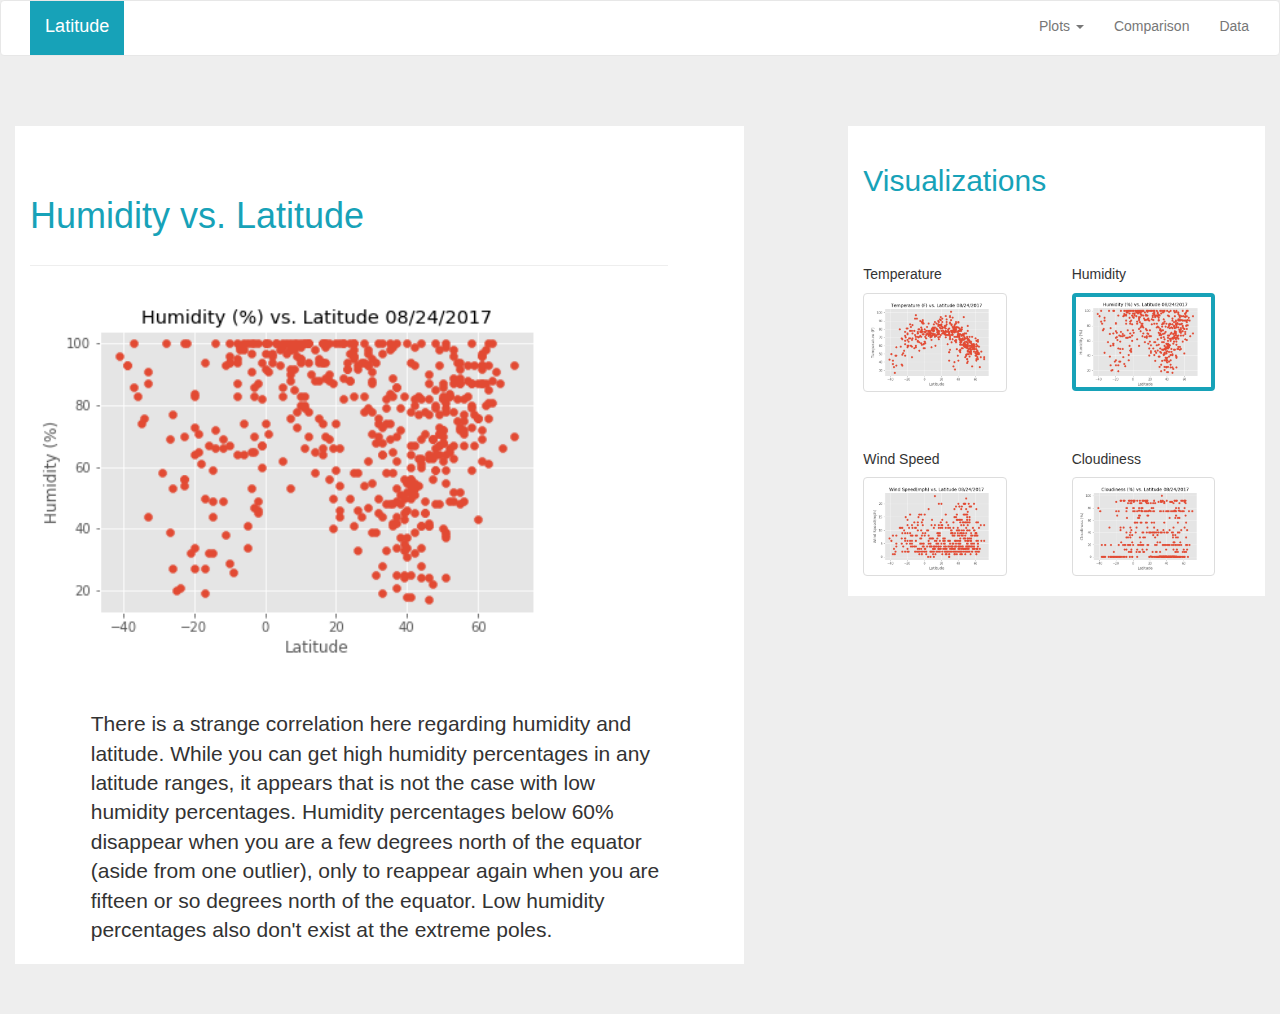
<file: humidity.html>
<!DOCTYPE html>
<html lang="en">

<head>
  <meta charset="UTF-8">
  <meta name="viewport" content="width=device-width, initial-scale=1">
  <title>Humidity</title>
  <link rel="stylesheet" href="https://maxcdn.bootstrapcdn.com/bootstrap/3.3.7/css/bootstrap.min.css">
  <link rel="stylesheet" type="text/css" href="styles.css">
</head>

<body class="bg-muted">
  <nav class="navbar navbar-default white">
    <div class="container-fluid">
      <!-- Brand and toggle get grouped for better mobile display -->
      <div class="navbar-header">
        <button type="button" class="navbar-toggle collapsed" data-toggle="collapse" data-target="#myNavbar" aria-expanded="false">
          <span class="sr-only">Toggle Navigation</span>
          <span class="icon-bar"></span>
          <span class="icon-bar"></span>
          <span class="icon-bar"></span>                        
        </button>
        <a class="navbar-brand" id="lg" href="index.html">Latitude</a>
      </div>

      <!-- Collect the nav links, forms, and other content for toggling -->
      <div class="navbar-collapse collapse" id="myNavbar">
        <ul class="nav navbar-nav navbar-right">
          <li class="dropdown">
            <a href="#" class="txtblack dropdown-toggle" data-toggle="dropdown" role="button" aria-haspopup="true" aria-expanded="false">Plots <span class="caret"></span></a>
            <ul class="dropdown-menu">
              <li><a href="temp.html">Max Temp</a></li>
              <li><a href="cloudiness.html">Cloudiness</a></li>
              <li><a href="humidity.html">Humidity</a></li>
              <li><a href="windspeed.html">Wind Speed</a></li>
            </ul>
          </li>
          <li><a class="txtblack" href="comparison.html">Comparison</a></li>
          <li><a class="txtblack" href="data.html">Data</a></li>
        </ul>
      </div>
      <!-- /.navbar-collapse -->
    </div>
    <!-- /.container-fluid -->
  </nav>

     <div class="space">
  </div>

  <div class="container-fluid">
    <div class="col-md-7 white">
      <h1 class="lgtext vizspace">Humidity vs. Latitude</h1>
      <div class=row>
        <div class="col-md-11"><hr></div>
      </div> 
      <div class=row>
          <div class="col-md-12">
              <img class="bigimg" src="Humidity.png">
          </div>
      </div>
      <div class="space"></div>
      <div class=row>
        <div class="col-md-1"></div>
        <div class="col-md-10">
          <p class="lead"> There is a strange correlation here regarding humidity and latitude. While you can get high humidity percentages
           in any latitude ranges, it appears that is not the case with low humidity percentages. Humidity percentages below 60% disappear when you are a few degrees north of the equator (aside from one outlier), only to reappear again when you are fifteen or so degrees north of the equator. Low humidity percentages also don't exist at the extreme poles.</p>
        </div>
        <div class=col-md-1></div>
      </div>
    </div>
    <div class="col-md-1">
    </div>
    <div class="col-md-4 white">
      <h2 class="lgtext vizspace">Visualizations</h2>
      <div class="space"></div>
      <div class="row">
        <div class="col-md-5"><h5>Temperature</h5></div>
        <div class="col-md-1"></div>
        <div class="col-md-5"><h5>Humidity</h5></div>
      </div>
      <div class="row">
        <div class="col-md-5"><a href="temp.html"><img src="Temperature.png" class="img-responsive img-thumbnail" alt="Temperature"></a></div>
        <div class="col-md-1"></div>
        <div class="col-md-5"><a href="humidity.html"><img src="Humidity.png" class="img-responsive img-thumbnail img-select" alt="Humidity"></a></div>
      </div>
      <div class="collapse-space"></div>
      <div class="row">
        <div class="col-md-5"><h5>Wind Speed</h5></div>
        <div class="col-md-1"></div>
        <div class="col-md-5"><h5>Cloudiness</h5></div>
      </div>
      <div class="row">
        <div class="col-md-5"><a href="windspeed.html"><img src="Wind_Speed.png" class="img-responsive img-thumbnail" alt="Wind Speed"></a></div>
        <div class="col-md-1"></div>
        <div class="col-md-5"><a href="cloudiness.html"><img src="Cloudiness.png" class="img-responsive img-thumbnail" alt="Cloudiness"></a></div>
      </div>
      <br>
    </div>
  </div>
  <div class="space"></div>

  <script src="https://code.jquery.com/jquery-3.2.1.slim.min.js" integrity="sha384-KJ3o2DKtIkvYIK3UENzmM7KCkRr/rE9/Qpg6aAZGJwFDMVNA/GpGFF93hXpG5KkN" crossorigin="anonymous"></script>
  <script src="https://cdnjs.cloudflare.com/ajax/libs/popper.js/1.11.0/umd/popper.min.js" integrity="sha384-b/U6ypiBEHpOf/4+1nzFpr53nxSS+GLCkfwBdFNTxtclqqenISfwAzpKaMNFNmj4" crossorigin="anonymous"></script>
  <script src="https://maxcdn.bootstrapcdn.com/bootstrap/4.0.0-beta/js/bootstrap.min.js" integrity="sha384-h0AbiXch4ZDo7tp9hKZ4TsHbi047NrKGLO3SEJAg45jXxnGIfYzk4Si90RDIqNm1" crossorigin="anonymous"></script>

</body>

</html>
</file>
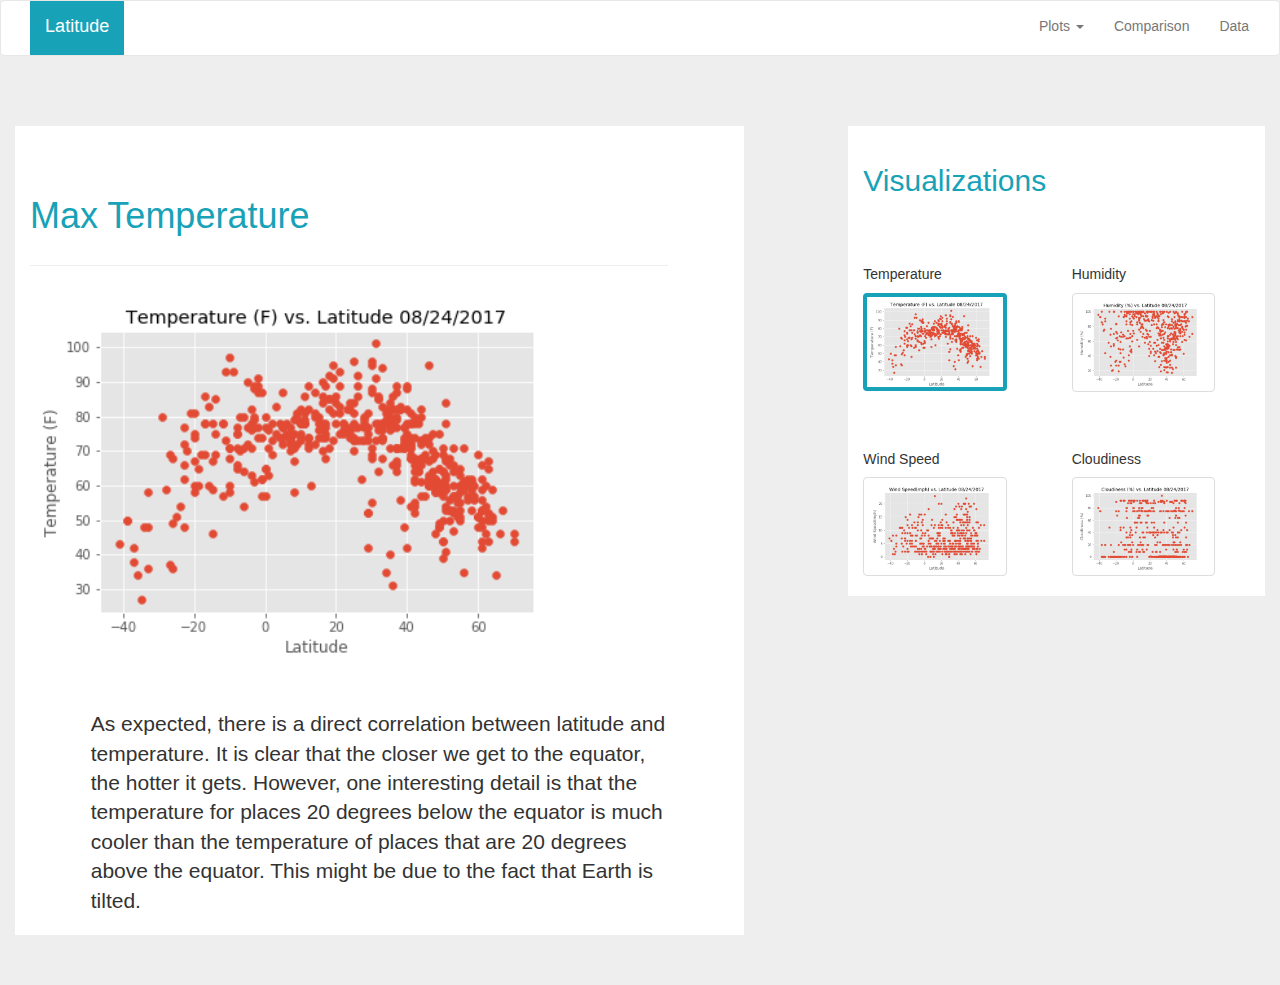
<file: temp.html>
<!DOCTYPE html>
<html lang="en">

<head>
  <meta charset="UTF-8">
  <meta name="viewport" content="width=device-width, initial-scale=1">
  <title>Temp</title>
  <link rel="stylesheet" href="https://maxcdn.bootstrapcdn.com/bootstrap/3.3.7/css/bootstrap.min.css">
  <link rel="stylesheet" type="text/css" href="styles.css">
</head>

<body class="bg-muted">
  <nav class="navbar navbar-default white">
    <div class="container-fluid">
      <!-- Brand and toggle get grouped for better mobile display -->
      <div class="navbar-header">
        <button type="button" class="navbar-toggle collapsed" data-toggle="collapse" data-target="#myNavbar" aria-expanded="false">
          <span class="sr-only">Toggle Navigation</span>
          <span class="icon-bar"></span>
          <span class="icon-bar"></span>
          <span class="icon-bar"></span>                        
        </button>
        <a class="navbar-brand" id="lg" href="index.html">Latitude</a>
      </div>

      <!-- Collect the nav links, forms, and other content for toggling -->
      <div class="navbar-collapse collapse" id="myNavbar">
        <ul class="nav navbar-nav navbar-right">
          <li class="dropdown">
            <a href="#" class="txtblack dropdown-toggle" data-toggle="dropdown" role="button" aria-haspopup="true" aria-expanded="false">Plots <span class="caret"></span></a>
            <ul class="dropdown-menu">
              <li><a href="temp.html">Max Temp</a></li>
              <li><a href="cloudiness.html">Cloudiness</a></li>
              <li><a href="humidity.html">Humidity</a></li>
              <li><a href="windspeed.html">Wind Speed</a></li>
            </ul>
          </li>
          <li><a class="txtblack" href="comparison.html">Comparison</a></li>
          <li><a class="txtblack" href="data.html">Data</a></li>
        </ul>
      </div>
      <!-- /.navbar-collapse -->
    </div>
    <!-- /.container-fluid -->
  </nav>

   <div class="space">
  </div>

  <div class="container-fluid">
    <div class="col-md-7 white">
      <h1 class="lgtext vizspace">Max Temperature</h1>
      <div class=row>
        <div class="col-md-11"><hr></div>
      </div> 
      <div class=row>
          <div class="col-md-12">
              <img class="bigimg" src="Temperature.png">
          </div>
      </div>
      <div class="space"></div>
      <div class=row>
        <div class="col-md-1"></div>
        <div class="col-md-10">
          <p class="lead"> As expected, there is a direct correlation between latitude and temperature. It is clear
            that the closer we get to the equator, the hotter it gets. However, one interesting detail is that the temperature for places 20 degrees below the equator is much cooler than the temperature of places that are 20 degrees above the equator. This
            might be due to the fact that Earth is tilted. </p>
        </div>
        <div class=col-md-1></div>
      </div>
    </div>
    <div class="col-md-1">
    </div>
    <div class="col-md-4 white">
      <h2 class="lgtext vizspace">Visualizations</h2>
      <div class="space"></div>
      <div class="row">
        <div class="col-md-5"><h5>Temperature</h5></div>
        <div class="col-md-1"></div>
        <div class="col-md-5"><h5>Humidity</h5></div>
      </div>
      <div class="row">
        <div class="col-md-5"><a href="temp.html"><img src="Temperature.png" class="img-responsive img-thumbnail img-select" alt="Temperature"></a></div>
        <div class="col-md-1"></div>
        <div class="col-md-5"><a href="humidity.html"><img src="Humidity.png" class="img-responsive img-thumbnail" alt="Humidity"></a></div>
      </div>
      <div class="collapse-space"></div>
      <div class="row">
        <div class="col-md-5"><h5>Wind Speed</h5></div>
        <div class="col-md-1"></div>
        <div class="col-md-5"><h5>Cloudiness</h5></div>
      </div>
      <div class="row">
        <div class="col-md-5"><a href="windspeed.html"><img src="Wind_Speed.png" class="img-responsive img-thumbnail" alt="Wind Speed"></a></div>
        <div class="col-md-1"></div>
        <div class="col-md-5"><a href="cloudiness.html"><img src="Cloudiness.png" class="img-responsive img-thumbnail" alt="Cloudiness"></a></div>
      </div>
      <br>
    </div>
  </div>
  <div class="space"></div>

  <script src="https://code.jquery.com/jquery-3.2.1.slim.min.js" integrity="sha384-KJ3o2DKtIkvYIK3UENzmM7KCkRr/rE9/Qpg6aAZGJwFDMVNA/GpGFF93hXpG5KkN" crossorigin="anonymous"></script>
  <script src="https://cdnjs.cloudflare.com/ajax/libs/popper.js/1.11.0/umd/popper.min.js" integrity="sha384-b/U6ypiBEHpOf/4+1nzFpr53nxSS+GLCkfwBdFNTxtclqqenISfwAzpKaMNFNmj4" crossorigin="anonymous"></script>
  <script src="https://maxcdn.bootstrapcdn.com/bootstrap/4.0.0-beta/js/bootstrap.min.js" integrity="sha384-h0AbiXch4ZDo7tp9hKZ4TsHbi047NrKGLO3SEJAg45jXxnGIfYzk4Si90RDIqNm1" crossorigin="anonymous"></script>

</body>

</html>
</file>
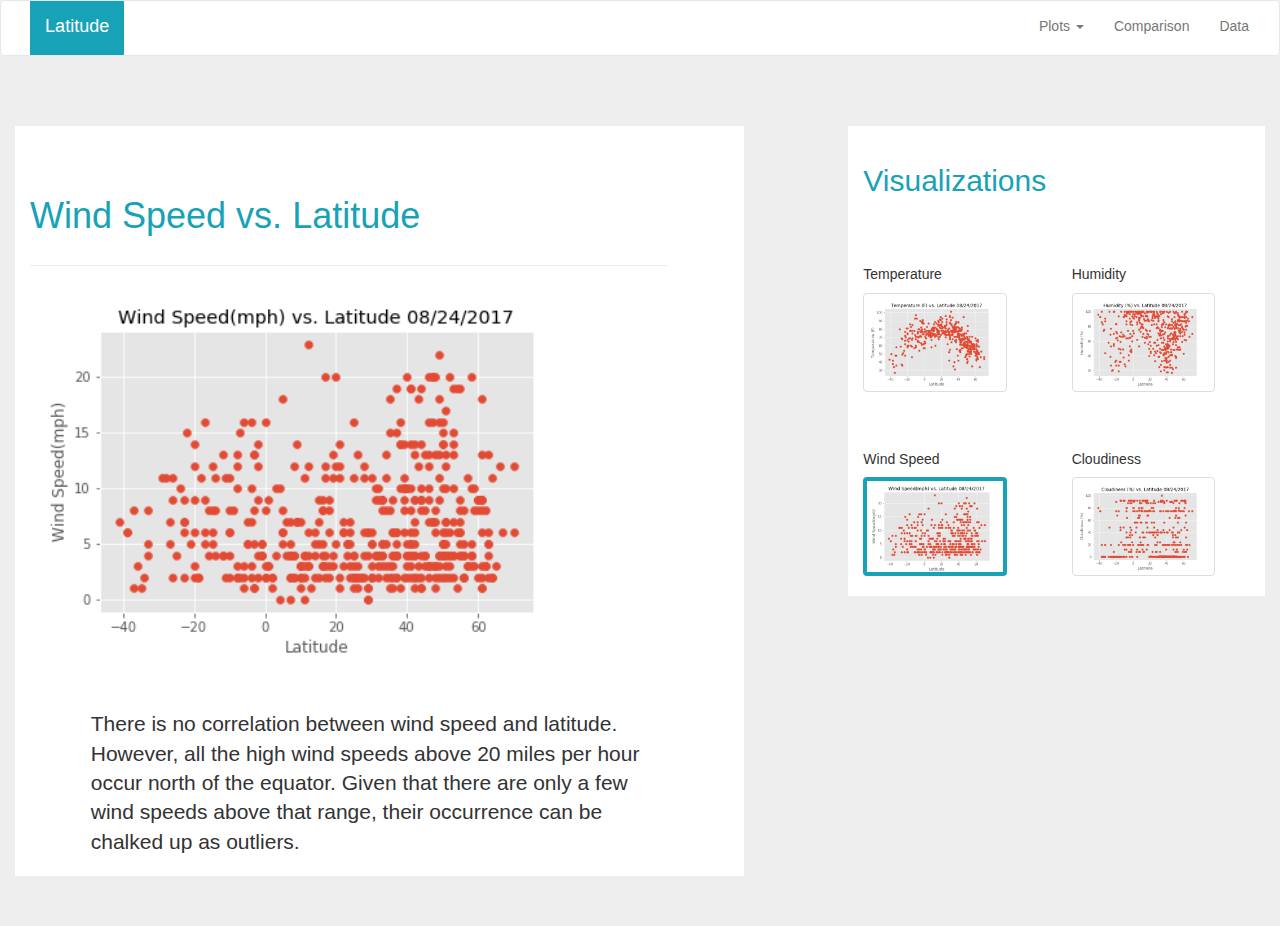
<file: windspeed.html>
<!DOCTYPE html>
<html lang="en">

<head>
  <meta charset="UTF-8">
  <meta name="viewport" content="width=device-width, initial-scale=1">
  <title>Windspeed</title>
  <link rel="stylesheet" href="https://maxcdn.bootstrapcdn.com/bootstrap/3.3.7/css/bootstrap.min.css">
  <link rel="stylesheet" type="text/css" href="styles.css">
</head>

<body class="bg-muted">
  <nav class="navbar navbar-default white">
    <div class="container-fluid">
      <!-- Brand and toggle get grouped for better mobile display -->
      <div class="navbar-header">
        <button type="button" class="navbar-toggle collapsed" data-toggle="collapse" data-target="#myNavbar" aria-expanded="false">
          <span class="sr-only">Toggle Navigation</span>
          <span class="icon-bar"></span>
          <span class="icon-bar"></span>
          <span class="icon-bar"></span>                        
        </button>
        <a class="navbar-brand" id="lg" href="index.html">Latitude</a>
      </div>

      <!-- Collect the nav links, forms, and other content for toggling -->
      <div class="navbar-collapse collapse" id="myNavbar">
        <ul class="nav navbar-nav navbar-right">
          <li class="dropdown">
            <a href="#" class="txtblack dropdown-toggle" data-toggle="dropdown" role="button" aria-haspopup="true" aria-expanded="false">Plots <span class="caret"></span></a>
            <ul class="dropdown-menu">
              <li><a href="temp.html">Max Temp</a></li>
              <li><a href="cloudiness.html">Cloudiness</a></li>
              <li><a href="humidity.html">Humidity</a></li>
              <li><a href="windspeed.html">Wind Speed</a></li>
            </ul>
          </li>
          <li><a class="txtblack" href="comparison.html">Comparison</a></li>
          <li><a class="txtblack" href="data.html">Data</a></li>
        </ul>
      </div>
      <!-- /.navbar-collapse -->
    </div>
    <!-- /.container-fluid -->
  </nav>

     <div class="space">
  </div>

  <div class="container-fluid">
    <div class="col-md-7 white">
      <h1 class="lgtext vizspace">Wind Speed vs. Latitude</h1>
      <div class=row>
        <div class="col-md-11"><hr></div>
      </div> 
      <div class=row>
          <div class="col-md-12">
              <img class="bigimg" src="Wind_Speed.png">
          </div>
      </div>
      <div class="space"></div>
      <div class=row>
        <div class="col-md-1"></div>
        <div class="col-md-10">
          <p class="lead"> There is no correlation between wind speed and latitude. However, all the high wind speeds above 20 miles per hour 
          occur north of the equator. Given that there are only a few wind speeds above that range, their occurrence can be chalked up as outliers.</p>
        </div>
        <div class=col-md-1></div>
      </div>
    </div>
    <div class="col-md-1">
    </div>
    <div class="col-md-4 white">
      <h2 class="lgtext vizspace">Visualizations</h2>
      <div class="space"></div>
      <div class="row">
        <div class="col-md-5"><h5>Temperature</h5></div>
        <div class="col-md-1"></div>
        <div class="col-md-5"><h5>Humidity</h5></div>
      </div>
      <div class="row">
        <div class="col-md-5"><a href="temp.html"><img src="Temperature.png" class="img-responsive img-thumbnail" alt="Temperature"></a></div>
        <div class="col-md-1"></div>
        <div class="col-md-5"><a href="humidity.html"><img src="Humidity.png" class="img-responsive img-thumbnail" alt="Humidity"></a></div>
      </div>
      <div class="collapse-space"></div>
      <div class="row">
        <div class="col-md-5"><h5>Wind Speed</h5></div>
        <div class="col-md-1"></div>
        <div class="col-md-5"><h5>Cloudiness</h5></div>
      </div>
      <div class="row">
        <div class="col-md-5"><a href="windspeed.html"><img src="Wind_Speed.png" class="img-responsive img-thumbnail img-select" alt="Wind Speed"></a></div>
        <div class="col-md-1"></div>
        <div class="col-md-5"><a href="cloudiness.html"><img src="Cloudiness.png" class="img-responsive img-thumbnail" alt="Cloudiness"></a></div>
      </div>
      <br>
    </div>
  </div>
  <div class="space"></div>

  <script src="https://code.jquery.com/jquery-3.2.1.slim.min.js" integrity="sha384-KJ3o2DKtIkvYIK3UENzmM7KCkRr/rE9/Qpg6aAZGJwFDMVNA/GpGFF93hXpG5KkN" crossorigin="anonymous"></script>
  <script src="https://cdnjs.cloudflare.com/ajax/libs/popper.js/1.11.0/umd/popper.min.js" integrity="sha384-b/U6ypiBEHpOf/4+1nzFpr53nxSS+GLCkfwBdFNTxtclqqenISfwAzpKaMNFNmj4" crossorigin="anonymous"></script>
  <script src="https://maxcdn.bootstrapcdn.com/bootstrap/4.0.0-beta/js/bootstrap.min.js" integrity="sha384-h0AbiXch4ZDo7tp9hKZ4TsHbi047NrKGLO3SEJAg45jXxnGIfYzk4Si90RDIqNm1" crossorigin="anonymous"></script>

</body>

</html>
</file>
<file: styles.css>
#lg {
	background-color:#17a2b8;
	color: white;
	width: 100%;
	height: 120%;
	margin-left: 15%;
	padding-bottom: 20%;
}

.bg-muted {
	background-color: #eee;
}

.white {
	background-color: white;
}

.txtblack {
	color: black;
}

.space {
	width: 100%;
	height: 50px;
}

.collapse-space {
	width: 100%;
	height: 50px;
}

.lgtext {
	color: #17a2b8;
}

.lgtext-1 {
	color: #17a2b8;
}

.sumspace {
	margin-top: 10%;
	margin-bottom: 10%;
}

.dataspace {
	margin-top: 7%;
	margin-bottom: 4%;
}

.vizspace {
	margin-top: 10%;
}

.centerspace {
	text-align: center;
	margin-top: 7%;
	margin-bottom: 5%;
}

.bottomspace {
	margin-bottom: 5%;
}

.bigimg {
	width: 80%;
	height: 50%;
}

.img-select {
	border: 5px;
	background-color: #17a2b8;
}

.hide {
	background-color: white;
}

.collapse-border {
	border-bottom: 1px solid #D3D3D3;
	padding-bottom: 4%;
}

.littleimg {
	width: 140px;
	margin-right: 52px;
	margin-bottom: 70px;
	margin-top: -50px;
	float: right;
}

@media screen and (max-width: 1250px) {
	.littleimg {
		width: 200px;
		margin-bottom: 70px;
		margin-top: -50px;
		float: left;
	}
}

@media screen and (max-width: 1163px) {
	img {
		width: 350px;
	}

}

@media screen and (max-width: 991px) {
	h5 {
		font-size: 0px;
	}

    .collapse-space {
		width: 100%;
		height: 0px;
	}

	.collapse-border {
		border-bottom: 0px solid #D3D3D3;
		padding-bottom: 0%;
	}

	.bigimg {
		width: 80%;
		height: 50%;
		border-bottom: 1px solid #D3D3D3;
		padding-bottom: 4%;
	}

	.littleimg {
		width: 150px;
		margin: 10px;
		float: none;
	}
}

@media screen and (max-width: 820px) {
    .navbar-header {
        float: none;
    }
    .navbar-toggle {
        display: block;
    }
    .navbar-collapse {
        border-top: 1px solid transparent;
        box-shadow: inset 0 1px 0 rgba(255,255,255,0.1);
    }
    .navbar-collapse.collapse {
        display: none!important;
    }
    .navbar-nav {
        float: none!important;
        margin: 7.5px -15px;
    }
    .navbar-nav>li {
        float: none;
    }
    .navbar-nav>li>a {
        padding-top: 10px;
        padding-bottom: 10px;
    }
    #lg {
		background-color: #17a2b8;
		color: white;
		width: 90%;
		height: 20px;
		margin-left: -2%;
		padding-bottom: 6%;
	}
}
@media screen and (max-width: 768px) {
	#lg {
		background-color: #17a2b8;
		color: white;
		width: 90%;
		height: 20px;
		margin-left: 0%;
		padding-bottom: 6%;
	}

	.bigimg {
		width: 90%;
		height: 50%;
		border-bottom: 1px solid #D3D3D3;
		padding-bottom: 4%;
	}

	.hide {
		background-color: #17a2b8;
	}

}

@media screen and (max-width: 620px) {
	#lg {
		background-color: #17a2b8;
		color: white;
		width: 85%;
		height: 20px;
		margin-left: 0%;
		padding-bottom: 10%;
	}

	img {
		width: 350px;
	}

	h1 {
		font-size: 30px;
	}

	.lgtext-1 {
		font-size: 23px;
	}
}
</file>
